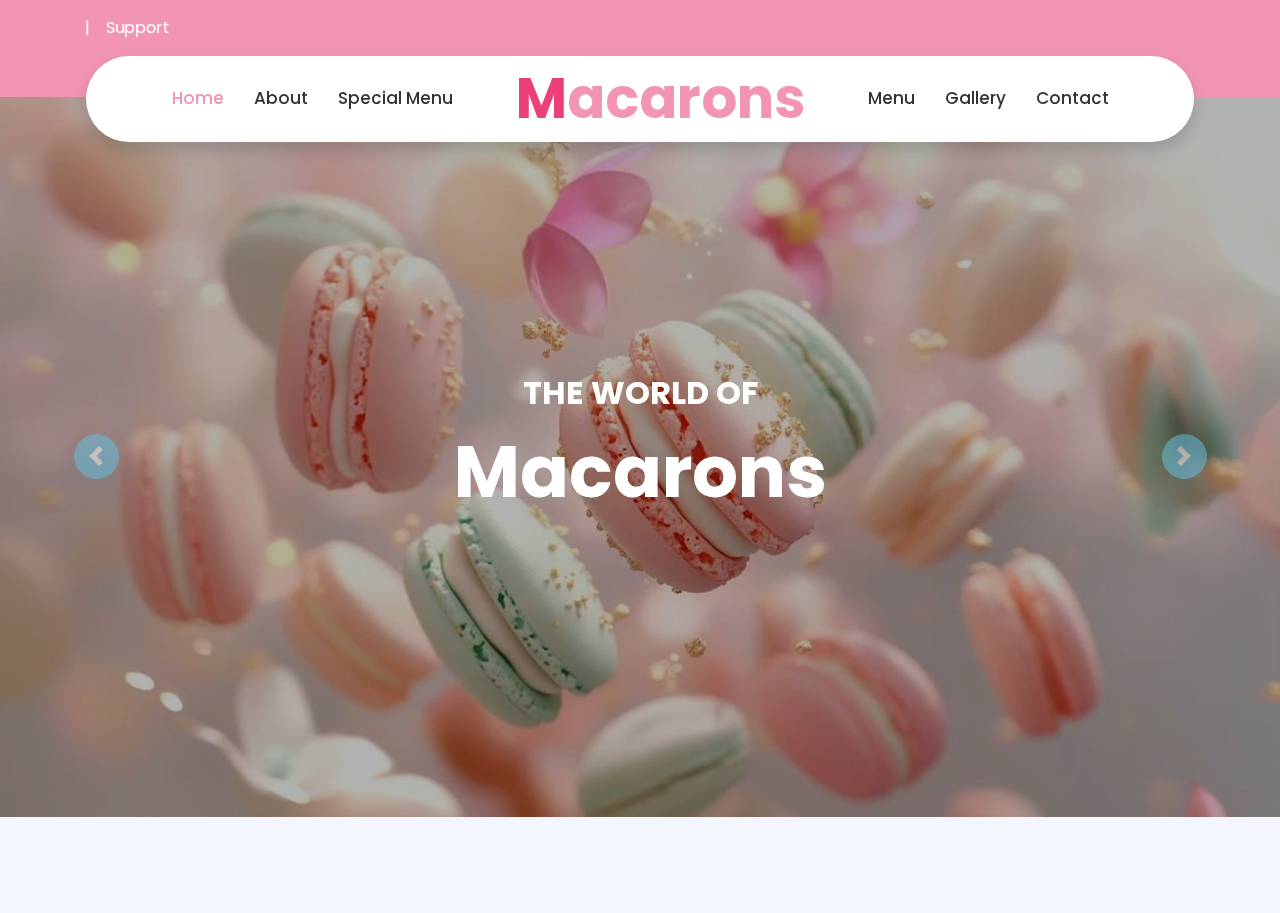
<file: index.html>
<!DOCTYPE html>
<html lang="en">

<head>
    <meta charset="utf-8">
    <title>Macarons Lovers</title>
    <meta content="width=device-width, initial-scale=1.0" name="viewport">
    <meta content="Free HTML Templates" name="keywords">
    <meta content="Free HTML Templates" name="description">

    <!-- Favicon -->
    <link href="img/favicon.ico" rel="icon">

    <!-- Google Web Fonts -->
    <link rel="preconnect" href="https://fonts.gstatic.com">
    <link href="https://fonts.googleapis.com/css2?family=Poppins:wght@400;500;600;700&display=swap" rel="stylesheet">

    <!-- Font Awesome -->
    <link href="https://cdnjs.cloudflare.com/ajax/libs/font-awesome/5.10.0/css/all.min.css" rel="stylesheet">

    <!-- Libraries Stylesheet -->
    <link href="lib/owlcarousel/assets/owl.carousel.min.css" rel="stylesheet">
    <link href="lib/lightbox/css/lightbox.min.css" rel="stylesheet">

    <!-- Customized Bootstrap Stylesheet -->
    <link href="css/style.css" rel="stylesheet">
</head>

<body>
    <!-- Topbar Start -->
    <div class="container-fluid bg-primary py-3 d-none d-md-block">
        <div class="container">
            <div class="row">
                <div class="col-md-6 text-center text-lg-left mb-2 mb-lg-0">
                    <div class="d-inline-flex align-items-center">
                        <span class="text-white">|</span>
                        <a class="text-white pl-3" href="Support.html">Support</a>
                    </div>
                </div>
            </div>
        </div>
    </div>
    <!-- Topbar End -->


    <!-- Navbar Start -->
    <div class="container-fluid position-relative nav-bar p-0">
        <div class="container-lg position-relative p-0 px-lg-3" style="z-index: 9;">
            <nav class="navbar navbar-expand-lg bg-white navbar-light shadow p-lg-0">
                <a href="index.html" class="navbar-brand d-block d-lg-none">
                    <h1 class="m-0 display-4 text-primary"><span class="text-secondary">M</span>acarons</h1>
                </a>
                <button type="button" class="navbar-toggler" data-toggle="collapse" data-target="#navbarCollapse">
                    <span class="navbar-toggler-icon"></span>
                </button>
                <div class="collapse navbar-collapse justify-content-between" id="navbarCollapse">
                    <div class="navbar-nav ml-auto py-0">
                    <!-- ซ้าย -->     <a href="index.html" class="nav-item nav-link active">Home</a>
                    <!-- ซ้าย -->    <a href="about.html" class="nav-item nav-link">About</a>
                    <!-- ซ้าย -->   <a href="product.html" class="nav-item nav-link">Special Menu</a>
                    </div>
                    <a href="index.html" class="navbar-brand mx-5 d-none d-lg-block">
                    <!-- แก้หัวข้อ -->  <h1 class="m-0 display-4 text-primary"><span class="text-secondary">M</span>acarons</h1> 
                    </a>
                    <div class="navbar-nav mr-auto py-0">
                    <!-- ขวา -->   <a href="service.html" class="nav-item nav-link">Menu</a>
                    <!-- ขวา -->  <a href="gallery.html" class="nav-item nav-link">Gallery</a>
                    <!-- ขวา -->   <a href="contact.html" class="nav-item nav-link">Contact</a>
                    </div>
                </div>
            </nav>
        </div>
    </div>
    <!-- Navbar End -->


    <!-- Carousel Start -->
    <div class="container-fluid p-0 mb-5 pb-5">
        <div id="header-carousel" class="carousel slide" data-ride="carousel">
            <div class="carousel-inner">
                <div class="carousel-item active">
                    <img class="w-100" src="img/carousel-1.jpg" alt="Image">
                    <div class="carousel-caption d-flex flex-column align-items-center justify-content-center">
                        <div class="p-3" style="max-width: 900px;">
                            <h2 class="text-white text-uppercase mb-md-3">The world of</h2>
                            <h2 class="display-3 text-white mb-md-4">Macarons</h2>
                        
                        </div>
                    </div>
                </div>
                <div class="carousel-item">
                    <img class="w-100" src="img/carousel-2.jpg" alt="Image">
                    <div class="carousel-caption d-flex flex-column align-items-center justify-content-center">
                        <div class="p-3" style="max-width: 900px;">
                            <h2 class="text-white text-uppercase mb-md-3">The world of</h2>
                            <h2 class="display-3 text-white mb-md-4">Macarons</h2>
                        </div>
                    </div>
                </div>
            </div>
            <a class="carousel-control-prev" href="#header-carousel" data-slide="prev">
                <div class="btn btn-secondary px-0" style="width: 45px; height: 45px;">
                    <span class="carousel-control-prev-icon mb-n1"></span>
                </div>
            </a>
            <a class="carousel-control-next" href="#header-carousel" data-slide="next">
                <div class="btn btn-secondary px-0" style="width: 45px; height: 45px;">
                    <span class="carousel-control-next-icon mb-n1"></span>
                </div>
            </a>
        </div>
    </div>
    <!-- Carousel End -->


    

    <!-- Back to Top -->
    <a href="#" class="btn btn-secondary px-2 back-to-top"><i class="fa fa-angle-double-up"></i></a>


    <!-- JavaScript Libraries -->
    <script src="https://code.jquery.com/jquery-3.4.1.min.js"></script>
    <script src="https://stackpath.bootstrapcdn.com/bootstrap/4.4.1/js/bootstrap.bundle.min.js"></script>
    <script src="lib/easing/easing.min.js"></script>
    <script src="lib/waypoints/waypoints.min.js"></script>
    <script src="lib/owlcarousel/owl.carousel.min.js"></script>
    <script src="lib/isotope/isotope.pkgd.min.js"></script>
    <script src="lib/lightbox/js/lightbox.min.js"></script>

    <!-- Contact Javascript File -->
    <script src="mail/jqBootstrapValidation.min.js"></script>
    <script src="mail/contact.js"></script>

    <!-- Template Javascript -->
    <script src="js/main.js"></script>
</body>

</html>
</file>
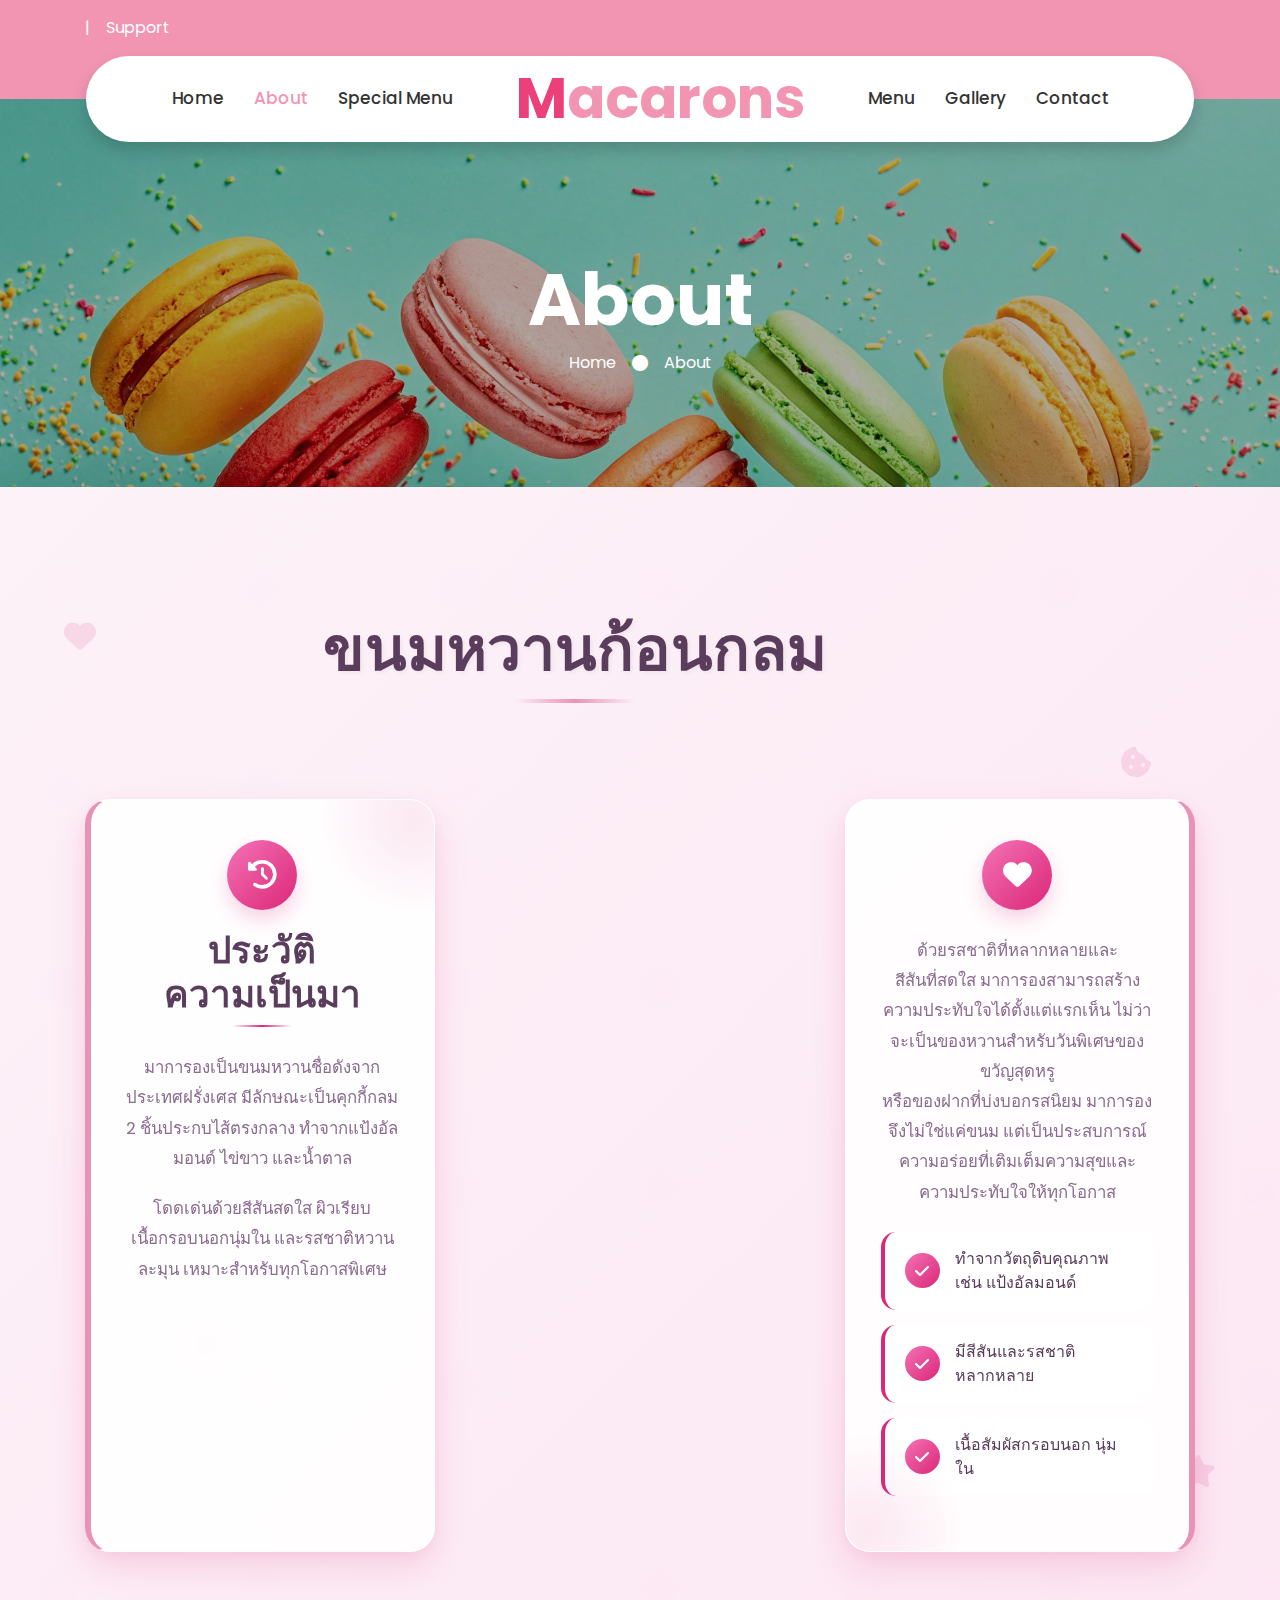
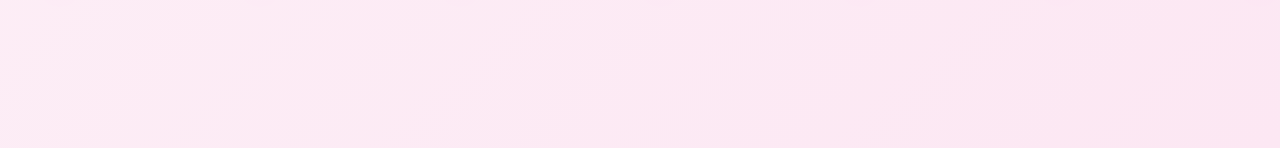
<file: about.html>
<!DOCTYPE html>
<html lang="en">

<head>
    <meta charset="utf-8">
    <title>Macarons Lovers</title>
    <meta content="width=device-width, initial-scale=1.0" name="viewport">
    <meta content="Free HTML Templates" name="keywords">
    <meta content="Free HTML Templates" name="description">

    <link href="img/favicon.ico" rel="icon">

    <link rel="preconnect" href="https://fonts.gstatic.com">
    <link href="https://fonts.googleapis.com/css2?family=Poppins:wght@400;500;600;700&display=swap" rel="stylesheet">

    <link href="https://cdnjs.cloudflare.com/ajax/libs/font-awesome/5.10.0/css/all.min.css" rel="stylesheet">

    <link href="lib/owlcarousel/assets/owl.carousel.min.css" rel="stylesheet">
    <link href="lib/lightbox/css/lightbox.min.css" rel="stylesheet">

    <link href="css/style.css" rel="stylesheet">
</head>

<body>
    <div class="container-fluid bg-primary py-3 d-none d-md-block">
        <div class="container">
            <div class="row">
                <div class="col-md-6 text-center text-lg-left mb-2 mb-lg-0">
                    <div class="d-inline-flex align-items-center">
                        <span class="text-white">|</span>
                        <a class="text-white pl-3" href="Support.html">Support</a>
                    </div>
                </div>
            </div>
        </div>
    </div>
    <div class="container-fluid position-relative nav-bar p-0">
        <div class="container-lg position-relative p-0 px-lg-3" style="z-index: 9;">
            <nav class="navbar navbar-expand-lg bg-white navbar-light shadow p-lg-0">
                <a href="index.html" class="navbar-brand d-block d-lg-none">
                    <h1 class="m-0 display-4 text-primary"><span class="text-secondary">M</span>acarons</h1>
                </a>
                <button type="button" class="navbar-toggler" data-toggle="collapse" data-target="#navbarCollapse">
                    <span class="navbar-toggler-icon"></span>
                </button>
                <div class="collapse navbar-collapse justify-content-between" id="navbarCollapse">
                    <div class="navbar-nav ml-auto py-0">
                        <a href="index.html" class="nav-item nav-link">Home</a>
                        <a href="about.html" class="nav-item nav-link active">About</a>
                        <a href="product.html" class="nav-item nav-link">Special Menu</a>
                    </div>
                    <a href="index.html" class="navbar-brand mx-5 d-none d-lg-block">
                        <h1 class="m-0 display-4 text-primary"><span class="text-secondary">M</span>acarons</h1>
                    </a>
                    <div class="navbar-nav mr-auto py-0">
                        <a href="service.html" class="nav-item nav-link">Menu</a>
                        <a href="gallery.html" class="nav-item nav-link">Gallery</a>
                        <a href="contact.html" class="nav-item nav-link">Contact</a>
                    </div>
                </div>
            </nav>
        </div>
    </div>
    <div class="jumbotron jumbotron-fluid page-header" style="margin-bottom: 0;">
        <div class="container text-center py-5">
            <h1 class="text-white display-3 mt-lg-5">About</h1>
            <div class="d-inline-flex align-items-center text-white">
                <p class="m-0"><a class="text-white" href="">Home</a></p>
                <i class="fa fa-circle px-3"></i>
                <p class="m-0">About</p>
            </div>
        </div>
    </div>
    <div class="container-fluid about-section-wrapper">
    <div class="floating-elements">
        <div class="floating-element"><i class="fas fa-heart"></i></div>
        <div class="floating-element"><i class="fas fa-cookie-bite"></i></div>
        <div class="floating-element"><i class="fas fa-palette"></i></div>
        <div class="floating-element"><i class="fas fa-star"></i></div>
        <div class="floating-element"><i class="fas fa-gem"></i></div>
    </div>
    
    <div class="container py-5">
        <div class="row justify-content-center">
            <div class="col-lg-7">
                <h1 class="title-main text-center mb-5">ขนมหวานก้อนกลม</h1>
            </div>
        </div>
        <div class="row align-items-stretch">
            <div class="col-lg-4 py-5">
                <div class="pink-card pink-card-left">
                    <div class="card-icon">
                        <i class="fas fa-history"></i>
                    </div>
                    <h4 class="card-subtitle">ประวัติ<br>ความเป็นมา</h4>
                    <div class="card-content">
                        <p class="card-text">มาการองเป็นขนมหวานชื่อดังจากประเทศฝรั่งเศส มีลักษณะเป็นคุกกี้กลม 2 ชิ้นประกบไส้ตรงกลาง ทำจากแป้งอัลมอนด์ ไข่ขาว และน้ำตาล</p>
                        <p class="card-text">โดดเด่นด้วยสีสันสดใส ผิวเรียบ <br>เนื้อกรอบนอกนุ่มใน และรสชาติหวานละมุน เหมาะสำหรับทุกโอกาสพิเศษ</p>
                    </div>
                    <div class="card-decoration"></div>
                </div>
            </div>
            
            <div class="col-lg-4 d-flex justify-content-center align-items-center" style="min-height: 450px;">
                <div class="pink-image-frame">
                    <div class="image-container">
                        <img src="img/about.jpg" alt="French Macarons">
                        <div class="image-overlay"></div>
                    </div>
                    <div class="circle-decoration circle-1"></div>
                    <div class="circle-decoration circle-2"></div>
                    <div class="circle-decoration circle-3"></div>
                </div>
            </div>
            
            <div class="col-lg-4 py-5">
                <div class="pink-card pink-card-right">
                    <div class="card-icon">
                        <i class="fas fa-heart"></i>
                    </div>
                    
                    <div class="card-content">
                        <p class="card-text">ด้วยรสชาติที่หลากหลายและ<br>สีสันที่สดใส มาการองสามารถสร้างความประทับใจได้ตั้งแต่แรกเห็น ไม่ว่าจะเป็นของหวานสำหรับวันพิเศษของขวัญสุดหรู <br>หรือของฝากที่บ่งบอกรสนิยม มาการองจึงไม่ใช่แค่ขนม แต่เป็นประสบการณ์ความอร่อยที่เติมเต็มความสุขและ<br>ความประทับใจให้ทุกโอกาส</p>
                    </div>
                    
                    <div class="feature-list">
                        <div class="feature-item">
                            <div class="feature-icon">
                                <i class="fas fa-check"></i>
                            </div>
                            <div class="feature-text">ทำจากวัตถุดิบคุณภาพ เช่น แป้งอัลมอนด์</div>
                        </div>
                        <div class="feature-item">
                            <div class="feature-icon">
                                <i class="fas fa-check"></i>
                            </div>
                            <div class="feature-text">มีสีสันและรสชาติ<br>หลากหลาย</div>
                        </div>
                        <div class="feature-item">
                            <div class="feature-icon">
                                <i class="fas fa-check"></i>
                            </div>
                            <div class="feature-text">เนื้อสัมผัสกรอบนอก นุ่มใน</div>
                        </div>
                    </div>
                    
                    <div class="card-decoration"></div>
                </div>
            </div>
        </div>
    </div>
</div>

<style>
    :root {
        --pink-lightest: #FFF9FB;
        --pink-lighter: #FFEEF2;
        --pink-light: #FFE4EB;
        --pink-medium: #F8C8DC;
        --pink-dark: #F4B6C7;
        --pink-darker: #E893B5;
        --text-dark: #5A3D5C;
        --text-medium: #8B6B8F;
        --text-light: #B098B3;
    }
    
    /* พื้นหลังแบบ Pinterest Section */
    .about-section-wrapper {
        /* แก้ไข: ปรับ padding-top เล็กน้อยเพื่อให้สมดุลหลังจากเอา margin ออก */
        padding: 80px 0 100px 0;
        background: linear-gradient(135deg, #fdf2f8 0%, #fce7f3 100%);
        position: relative;
        overflow: hidden;
        min-height: 100vh;
        display: flex;
        align-items: center;
    }
    
    .about-section-wrapper::before {
        content: '';
        position: absolute;
        top: 0;
        left: 0;
        width: 100%;
        height: 100%;
        background-image: url('data:image/svg+xml;utf8,<svg xmlns="http://www.w3.org/2000/svg" width="100" height="100" viewBox="0 0 100 100"><path fill="%23f8b4d9" opacity="0.1" d="M20,50 C20,50 20,60 30,60 C40,60 40,50 40,50 C40,50 40,40 30,40 C20,40 20,50 20,50 Z"/></svg>');
        background-size: 200px;
        opacity: 0.1;
        z-index: 0;
    }
    
    /* เอฟเฟกต์ภาพลอยเหมือน Pinterest */
    .floating-elements {
        position: absolute;
        width: 100%;
        height: 100%;
        top: 0;
        left: 0;
        pointer-events: none;
        z-index: 0;
    }
    
    .floating-element {
        position: absolute;
        font-size: 2rem;
        color: rgba(219, 39, 119, 0.15);
        animation: float 6s ease-in-out infinite;
    }
    
    .floating-element:nth-child(1) { top: 10%; left: 5%; animation-delay: 0s; }
    .floating-element:nth-child(2) { top: 20%; right: 10%; animation-delay: 1s; }
    .floating-element:nth-child(3) { bottom: 30%; left: 15%; animation-delay: 2s; }
    .floating-element:nth-child(4) { bottom: 20%; right: 5%; animation-delay: 3s; }
    .floating-element:nth-child(5) { top: 40%; right: 20%; animation-delay: 4s; }
    
    @keyframes float {
        0%, 100% { transform: translateY(0) rotate(0deg); }
        50% { transform: translateY(-20px) rotate(10deg); }
    }
    
    /* หัวข้อหลัก */
    .title-main {
        font-family: 'Dancing Script', cursive;
        font-size: 3.8rem;
        font-weight: 700;
        color: var(--text-dark);
        position: relative;
        display: inline-block;
        padding-bottom: 15px;
        position: relative;
        z-index: 2;
        text-shadow: 2px 2px 4px rgba(0,0,0,0.05);
    }
    
    .title-main::after {
        content: '';
        position: absolute;
        bottom: 0;
        left: 50%;
        transform: translateX(-50%);
        width: 120px;
        height: 4px;
        background: linear-gradient(to right, transparent, var(--pink-darker), transparent);
        border-radius: 2px;
    }
    
    /* การ์ดข้อความ */
    .pink-card {
        background: rgba(255, 255, 255, 0.9);
        border-radius: 25px;
        padding: 40px 35px;
        height: 100%;
        box-shadow: 
            0 15px 35px rgba(219, 39, 119, 0.15),
            0 5px 15px rgba(219, 39, 119, 0.05);
        position: relative;
        overflow: hidden;
        transition: all 0.5s cubic-bezier(0.175, 0.885, 0.32, 1.275);
        border: 1px solid rgba(255, 255, 255, 0.9);
        backdrop-filter: blur(10px);
        z-index: 2;
    }
    
    .pink-card:hover {
        transform: translateY(-12px);
        box-shadow: 
            0 25px 50px rgba(219, 39, 119, 0.25),
            0 10px 25px rgba(219, 39, 119, 0.08);
    }
    
    .pink-card-left {
        border-left: 6px solid var(--pink-darker);
    }
    
    .pink-card-right {
        border-right: 6px solid var(--pink-darker);
    }
    
    /* ไอคอนการ์ด */
    .card-icon {
        width: 70px;
        height: 70px;
        background: linear-gradient(135deg, #f472b6, #db2777);
        border-radius: 50%;
        display: flex;
        align-items: center;
        justify-content: center;
        margin: 0 auto 25px;
        box-shadow: 0 10px 20px rgba(219, 39, 119, 0.2);
        color: white;
        font-size: 1.8rem;
        position: relative;
        z-index: 2;
    }
    
    .card-subtitle {
        font-family: 'Dancing Script', cursive;
        font-size: 2.3rem;
        font-weight: 600;
        color: var(--text-dark);
        text-align: center;
        margin-bottom: 25px;
        position: relative;
        padding-bottom: 10px;
    }
    
    .card-subtitle::after {
        content: '';
        position: absolute;
        bottom: 0;
        left: 50%;
        transform: translateX(-50%);
        width: 60px;
        height: 2px;
        background: linear-gradient(to right, transparent, #db2777, transparent);
    }
    
    .card-content {
        margin-bottom: 25px;
    }
    
    .card-text {
        font-size: 1.05rem;
        line-height: 1.8;
        color: var(--text-medium);
        margin-bottom: 20px;
        text-align: center;
    }
    
    /* รายการคุณสมบัติ */
    .feature-list {
        margin-top: 25px;
    }
    
    .feature-item {
        display: flex;
        align-items: center;
        padding: 15px 20px;
        margin-bottom: 15px;
        background: rgba(255, 255, 255, 0.7);
        border-radius: 15px;
        border-left: 4px solid #db2777;
        transition: all 0.3s ease;
    }
    
    .feature-item:hover {
        background: rgba(255, 255, 255, 0.9);
        transform: translateX(8px);
        box-shadow: 0 5px 15px rgba(219, 39, 119, 0.1);
    }
    
    .feature-icon {
        width: 35px;
        height: 35px;
        background: linear-gradient(135deg, #f472b6, #db2777);
        border-radius: 50%;
        display: flex;
        align-items: center;
        justify-content: center;
        margin-right: 15px;
        color: white;
        flex-shrink: 0;
    }
    
    .feature-text {
        color: var(--text-dark);
        font-weight: 500;
        flex-grow: 1;
    }
    
    /* การตกแต่งการ์ด */
    .card-decoration {
        position: absolute;
        width: 200px;
        height: 200px;
        border-radius: 50%;
        background: radial-gradient(circle, rgba(219, 39, 119, 0.1) 0%, rgba(219, 39, 119, 0) 70%);
        z-index: 1;
    }
    
    .pink-card-left .card-decoration {
        top: -80px;
        right: -80px;
    }
    
    .pink-card-right .card-decoration {
        bottom: -80px;
        left: -80px;
    }
    
    /* กรอบรูปภาพ */
    .pink-image-frame {
        width: 420px;
        height: 420px;
        border-radius: 50%;
        position: relative;
        z-index: 2;
    }
    
    .image-container {
        width: 100%;
        height: 100%;
        border-radius: 50%;
        overflow: hidden;
        position: relative;
        box-shadow: 
            0 20px 40px rgba(219, 39, 119, 0.25),
            0 0 0 15px white,
            0 0 0 20px rgba(248, 200, 220, 0.8);
    }
    
    .image-container img {
        width: 100%;
        height: 100%;
        object-fit: cover;
        transition: transform 1s ease;
    }
    
    .pink-image-frame:hover .image-container img {
        transform: scale(1.08);
    }
    
    .image-overlay {
        position: absolute;
        top: 0;
        left: 0;
        width: 100%;
        height: 100%;
        background: linear-gradient(45deg, rgba(219, 39, 119, 0.1), rgba(244, 182, 199, 0.05));
        border-radius: 50%;
    }
    
    /* วงกลมตกแต่ง */
    .circle-decoration {
        position: absolute;
        border-radius: 50%;
        z-index: 1;
        animation: float 3s ease-in-out infinite alternate;
    }
    
    .circle-1 {
        width: 100px;
        height: 100px;
        background: radial-gradient(circle, rgba(219, 39, 119, 0.15) 0%, rgba(255, 255, 255, 0) 70%);
        top: -30px;
        left: -30px;
        animation-delay: 0s;
    }
    
    .circle-2 {
        width: 150px;
        height: 150px;
        background: radial-gradient(circle, rgba(219, 39, 119, 0.1) 0%, rgba(255, 255, 255, 0) 70%);
        bottom: -50px;
        right: -50px;
        animation-delay: 0.5s;
    }
    
    .circle-3 {
        width: 80px;
        height: 80px;
        background: radial-gradient(circle, rgba(219, 39, 119, 0.1) 0%, rgba(255, 255, 255, 0) 70%);
        top: 50%;
        left: -40px;
        animation-delay: 1s;
    }
    
    /* แอนิเมชัน */
    @keyframes float {
        0% {
            transform: translateY(0) rotate(0deg);
        }
        100% {
            transform: translateY(-20px) rotate(5deg);
        }
    }
    
    /* Responsive */
    @media (max-width: 1200px) {
        .pink-image-frame {
            width: 360px;
            height: 360px;
        }
    }
    
    @media (max-width: 992px) {
        .title-main {
            font-size: 3.2rem;
        }
        
        .pink-image-frame {
            width: 320px;
            height: 320px;
            margin: 40px 0;
        }
        
        .pink-card-left,
        .pink-card-right {
            border-left: 4px solid #db2777;
            border-right: 4px solid #db2777;
            border-top: none;
            border-bottom: none;
            margin-bottom: 30px;
        }
        
        .circle-decoration {
            display: none;
        }
    }
    
    @media (max-width: 768px) {
        .about-section-wrapper {
            padding: 60px 0;
        }
        
        .floating-element {
            display: none;
        }
    }
    
    @media (max-width: 576px) {
        .title-main {
            font-size: 2.8rem;
        }
        
        .card-subtitle {
            font-size: 2rem;
        }
        
        .pink-image-frame {
            width: 280px;
            height: 280px;
        }
        
        .pink-card {
            padding: 30px 25px;
        }
        
        .card-icon {
            width: 60px;
            height: 60px;
            font-size: 1.5rem;
        }
        
        .feature-item {
            padding: 12px 15px;
        }
    }
</style>

<link rel="stylesheet" href="https://cdnjs.cloudflare.com/ajax/libs/font-awesome/6.4.0/css/all.min.css">
<link href="https://fonts.googleapis.com/css2?family=Dancing+Script:wght@400;500;600;700&family=Poppins:wght@300;400;500;600&display=swap" rel="stylesheet">

<script>
    // เพิ่มแอนิเมชันเมื่อเลื่อนมาถึงส่วนนี้
    document.addEventListener('DOMContentLoaded', function() {
        const cards = document.querySelectorAll('.pink-card');
        
        const observer = new IntersectionObserver((entries) => {
            entries.forEach(entry => {
                if (entry.isIntersecting) {
                    entry.target.style.opacity = '1';
                    entry.target.style.transform = 'translateY(0)';
                }
            });
        }, { threshold: 0.1 });
        
        cards.forEach(card => {
            card.style.opacity = '0';
            card.style.transform = 'translateY(30px)';
            card.style.transition = 'opacity 0.8s ease, transform 0.8s ease';
            observer.observe(card);
        });
        
        // เพิ่มแอนิเมชันให้รูปภาพ
        const imageFrame = document.querySelector('.pink-image-frame');
        if (imageFrame) {
            imageFrame.style.opacity = '0';
            imageFrame.style.transform = 'scale(0.9)';
            imageFrame.style.transition = 'opacity 1s ease, transform 1s ease';
            
            const imageObserver = new IntersectionObserver((entries) => {
                entries.forEach(entry => {
                    if (entry.isIntersecting) {
                        entry.target.style.opacity = '1';
                        entry.target.style.transform = 'scale(1)';
                    }
                });
            }, { threshold: 0.1 });
            
            imageObserver.observe(imageFrame);
        }
    });
</script>
    <a href="#" class="btn btn-secondary px-2 back-to-top"><i class="fa fa-angle-double-up"></i></a>


    <script src="https://code.jquery.com/jquery-3.4.1.min.js"></script>
    <script src="https://stackpath.bootstrapcdn.com/bootstrap/4.4.1/js/bootstrap.bundle.min.js"></script>
    <script src="lib/easing/easing.min.js"></script>
    <script src="lib/waypoints/waypoints.min.js"></script>
    <script src="lib/owlcarousel/owl.carousel.min.js"></script>
    <script src="lib/isotope/isotope.pkgd.min.js"></script>
    <script src="lib/lightbox/js/lightbox.min.js"></script>

    <script src="mail/jqBootstrapValidation.min.js"></script>
    <script src="mail/contact.js"></script>

    <script src="js/main.js"></script>
</body>

</html>
</file>
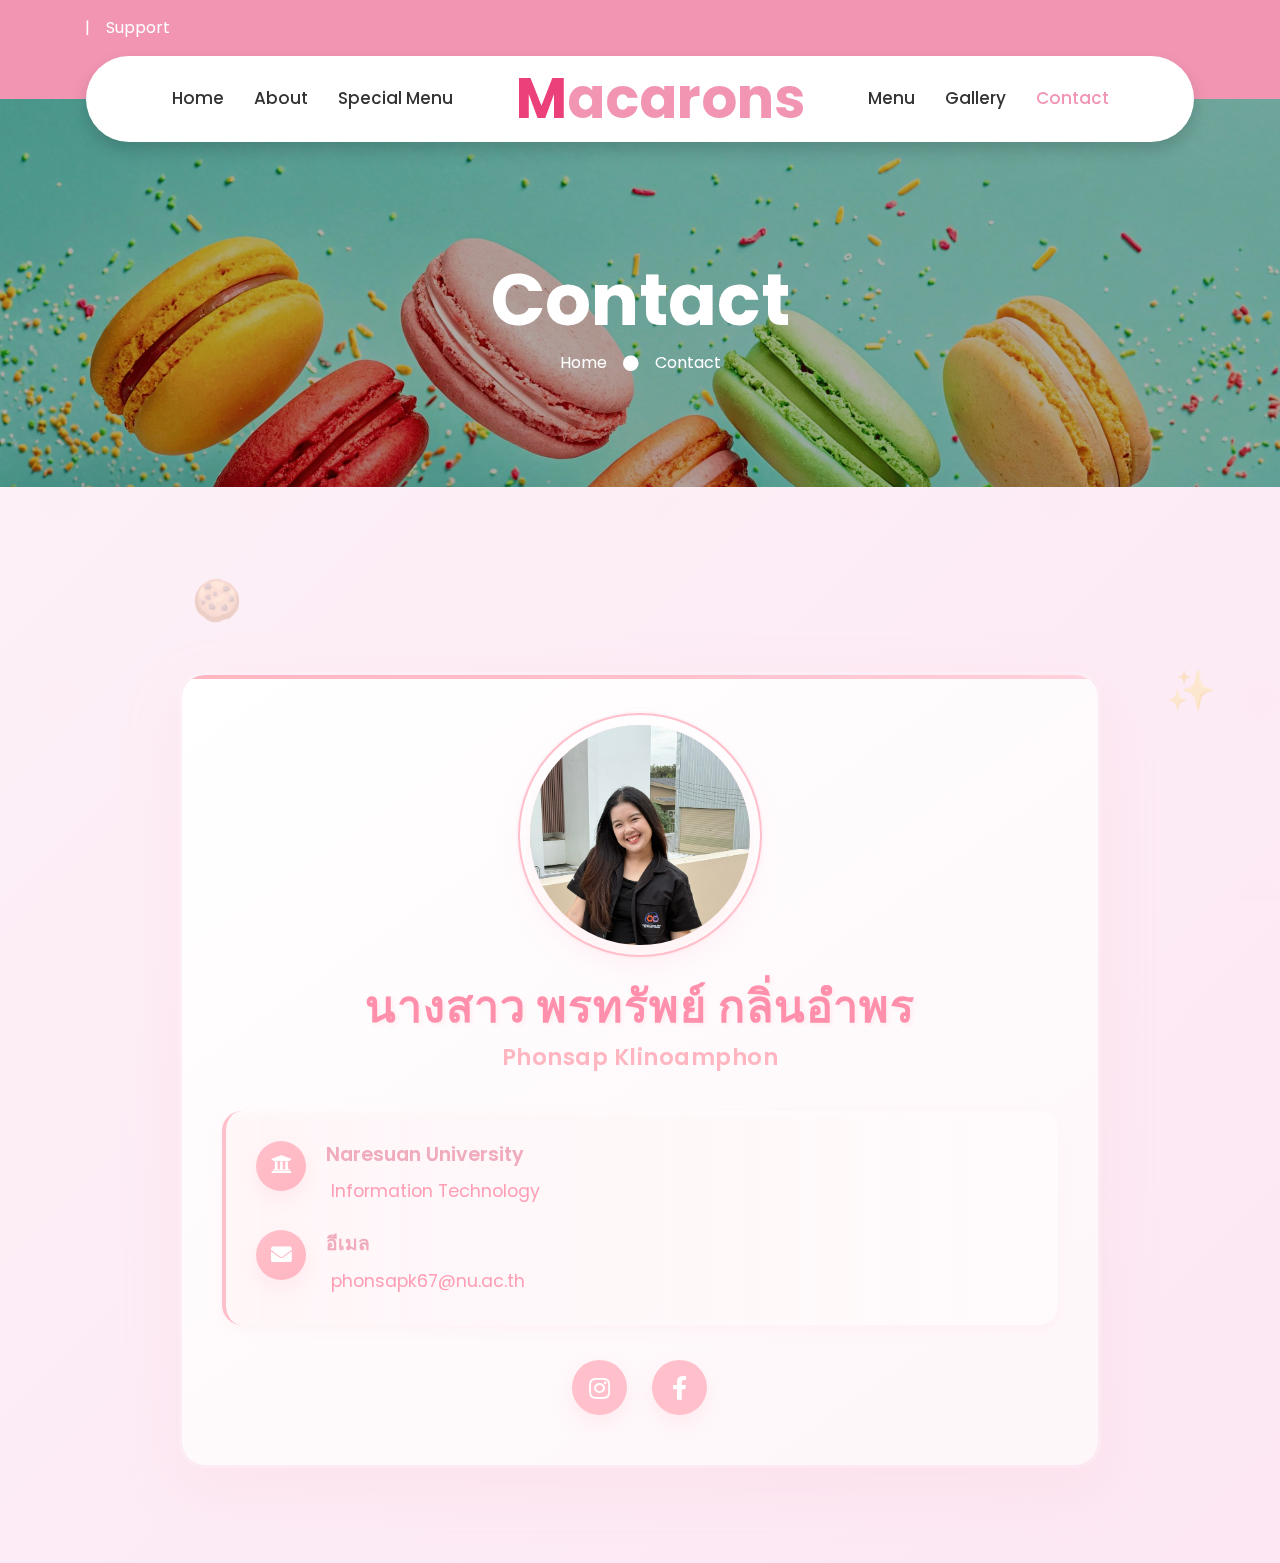
<file: contact.html>
<!DOCTYPE html>
<html lang="en">

<head>
    <meta charset="utf-8">
    <title>Macarons Lovers</title>
    <meta content="width=device-width, initial-scale=1.0" name="viewport">
    <meta content="Free HTML Templates" name="keywords">
    <meta content="Free HTML Templates" name="description">

    <!-- Favicon -->
    <link href="img/favicon.ico" rel="icon">

    <!-- Google Web Fonts -->
    <link rel="preconnect" href="https://fonts.gstatic.com">
    <link href="https://fonts.googleapis.com/css2?family=Poppins:wght@400;500;600;700&display=swap" rel="stylesheet">

    <!-- Font Awesome -->
    <link href="https://cdnjs.cloudflare.com/ajax/libs/font-awesome/5.10.0/css/all.min.css" rel="stylesheet">

    <!-- Libraries Stylesheet -->
    <link href="lib/owlcarousel/assets/owl.carousel.min.css" rel="stylesheet">
    <link href="lib/lightbox/css/lightbox.min.css" rel="stylesheet">

    <!-- Customized Bootstrap Stylesheet -->
    <link href="css/style.css" rel="stylesheet">
    
    <style>
        /* เพิ่มเฉพาะพื้นหลัง */
        body {
            position: relative;
            min-height: 100vh;
            overflow-x: hidden;
            background: linear-gradient(135deg, #fdf2f8 0%, #fce7f3 100%);
        }
        
        body::before {
            content: '';
            position: fixed;
            top: 0;
            left: 0;
            width: 100%;
            height: 100%;
            z-index: -1;
            background-image: url('data:image/svg+xml;utf8,<svg xmlns="http://www.w3.org/2000/svg" width="100" height="100" viewBox="0 0 100 100"><path fill="%23f8b4d9" opacity="0.1" d="M20,50 C20,50 20,60 30,60 C40,60 40,50 40,50 C40,50 40,40 30,40 C20,40 20,50 20,50 Z"/></svg>');
            background-size: 200px;
            opacity: 0.1;
        }
        
        /* ไอคอนสีชมพูลอยได้ */
        .floating-icons {
            position: fixed;
            width: 100%;
            height: 100%;
            top: 0;
            left: 0;
            pointer-events: none;
            z-index: -1;
            overflow: hidden;
        }
        
        .floating-icon {
            position: absolute;
            color: rgba(255, 182, 193, 0.2);
            animation: float 6s ease-in-out infinite;
        }
        
        @keyframes float {
            0%, 100% { 
                transform: translateY(0) rotate(0deg); 
            }
            50% { 
                transform: translateY(-20px) rotate(10deg); 
            }
        }
        
        /* กรอบข้อความสุดตระการตา - ปรับสีชมพูมินิมอล */
        .stunning-card {
            background: linear-gradient(145deg, #ffffff, #fef6f9);
            border-radius: 25px;
            padding: 50px 40px;
            box-shadow: 
                0 20px 60px rgba(255, 182, 193, 0.15),
                inset 0 1px 0 rgba(255, 255, 255, 0.9),
                0 0 0 1px rgba(255, 255, 255, 0.3);
            position: relative;
            overflow: hidden;
            transition: all 0.5s cubic-bezier(0.175, 0.885, 0.32, 1.275);
            border: 2px solid transparent;
            background-clip: padding-box;
        }
        
        .stunning-card::before {
            content: '';
            position: absolute;
            top: -2px;
            left: -2px;
            right: -2px;
            bottom: -2px;
            background: linear-gradient(45deg, 
                #ffb6c1, #ffc0cb, #ffd1dc, #ffb6c1);
            border-radius: 27px;
            z-index: -1;
            opacity: 0.3;
            animation: gradientRotate 8s linear infinite;
            background-size: 400% 400%;
        }
        
        .stunning-card::after {
            content: '';
            position: absolute;
            top: 0;
            left: 0;
            width: 100%;
            height: 4px;
            background: linear-gradient(90deg, #ffb6c1, #ffc0cb, #ffd1dc);
            border-radius: 25px 25px 0 0;
        }
        
        @keyframes gradientRotate {
            0% {
                background-position: 0% 50%;
            }
            50% {
                background-position: 100% 50%;
            }
            100% {
                background-position: 0% 50%;
            }
        }
        
        .stunning-card:hover {
            transform: translateY(-8px) scale(1.01);
            box-shadow: 
                0 30px 80px rgba(255, 182, 193, 0.2),
                inset 0 1px 0 rgba(255, 255, 255, 0.95),
                0 0 0 1px rgba(255, 255, 255, 0.4);
        }
        
        /* ภาพโปรไฟล์สุดสวย - ปรับสีชมพูมินิมอล */
        .magic-image {
            position: relative;
            width: 220px;
            height: 220px;
            margin: 0 auto 35px;
            cursor: pointer;
            border-radius: 50%;
            overflow: hidden;
            box-shadow: 
                0 15px 35px rgba(255, 182, 193, 0.2),
                0 0 0 10px white,
                0 0 0 12px #ffc0cb,
                0 0 0 14px #fef6f9;
            transition: all 0.6s cubic-bezier(0.175, 0.885, 0.32, 1.275);
            transform-style: preserve-3d;
        }
        
        .magic-image:hover {
            transform: rotateY(10deg) scale(1.05);
            box-shadow: 
                0 20px 50px rgba(255, 182, 193, 0.25),
                0 0 0 10px white,
                0 0 0 12px #ffc0cb,
                0 0 0 14px #fef6f9,
                0 0 30px rgba(255, 182, 193, 0.3);
        }
        
        .magic-image img {
            width: 100%;
            height: 100%;
            object-fit: cover;
            transition: transform 0.8s ease;
        }
        
        .magic-image:hover img {
            transform: scale(1.1);
        }
        
        .image-glow {
            position: absolute;
            top: 0;
            left: 0;
            width: 100%;
            height: 100%;
            background: linear-gradient(45deg, 
                rgba(255, 182, 193, 0.4), 
                rgba(255, 192, 203, 0.2));
            border-radius: 50%;
            opacity: 0;
            transition: opacity 0.4s ease;
        }
        
        .magic-image:hover .image-glow {
            opacity: 1;
        }
        
        .click-hint {
            position: absolute;
            bottom: -25px;
            left: 0;
            right: 0;
            text-align: center;
            color: #e2acba;
            font-size: 14px;
            font-weight: 500;
            opacity: 0.8;
            animation: pulse 3s infinite;
        }
        
        @keyframes pulse {
            0%, 100% { opacity: 0.6; }
            50% { opacity: 1; }
        }
        
        /* ชื่อและข้อมูลส่วนตัว - ปรับสีชมพูมินิมอล */
        .name-glow {
            font-family: 'Poppins', sans-serif;
            font-size: 2.8rem;
            font-weight: 600;
            color: #ff8fab;
            margin-bottom: 10px;
            text-shadow: 2px 2px 4px rgba(255, 182, 193, 0.2);
            letter-spacing: 1px;
        }
        
        .name-english {
            font-size: 1.4rem;
            color: #ffb6c1;
            margin-bottom: 40px;
            font-weight: 500;
            letter-spacing: 0.5px;
        }
        
        /* ข้อมูลการศึกษา - ขึ้นบรรทัดใหม่ */
        .info-section-stunning {
            background: linear-gradient(to right, 
                rgba(255, 245, 247, 0.9), 
                rgba(255, 250, 251, 0.95));
            border-radius: 20px;
            padding: 30px;
            margin-bottom: 30px;
            border-left: 4px solid #ffc0cb;
            box-shadow: inset 0 2px 10px rgba(255, 255, 255, 0.5),
                        0 5px 15px rgba(255, 182, 193, 0.1);
            transition: all 0.4s ease;
        }
        
        .info-section-stunning:hover {
            transform: translateX(5px);
            box-shadow: inset 0 2px 10px rgba(255, 255, 255, 0.7),
                        0 8px 20px rgba(255, 182, 193, 0.15);
            border-left-color: #ff8fab;
        }
        
        .info-item-stunning {
            display: flex;
            align-items: flex-start;
            margin-bottom: 25px;
        }
        
        .info-item-stunning:last-child {
            margin-bottom: 0;
        }
        
        .info-icon-stunning {
            width: 50px;
            height: 50px;
            background: linear-gradient(135deg, #ffc0cb, #ffb6c1);
            border-radius: 50%;
            display: flex;
            align-items: center;
            justify-content: center;
            color: white;
            font-size: 1.3rem;
            margin-right: 20px;
            flex-shrink: 0;
            box-shadow: 0 8px 20px rgba(255, 182, 193, 0.2);
            transition: all 0.3s ease;
        }
        
        .info-item-stunning:hover .info-icon-stunning {
            transform: rotate(15deg) scale(1.1);
            box-shadow: 0 10px 25px rgba(255, 182, 193, 0.25);
        }
        
        .info-content-stunning {
            flex: 1;
        }
        
        .info-title {
            color: #f0abbc;
            font-weight: 600;
            font-size: 1.2rem;
            margin-bottom: 8px;
            display: block;
        }
        
        .info-detail {
            color: #ff9eb5;
            font-size: 1.1rem;
            line-height: 1.6;
            display: block;
            padding-left: 5px;
        }
        
        /* ไอคอนโซเชียลสุดพิเศษ - ปรับสีชมพูมินิมอล */
        .social-links-stunning {
            display: flex;
            justify-content: center;
            gap: 25px;
            margin-top: 35px;
        }
        
        .social-icon-stunning {
            width: 55px;
            height: 55px;
            border-radius: 50%;
            display: flex;
            align-items: center;
            justify-content: center;
            font-size: 1.5rem;
            text-decoration: none;
            position: relative;
            overflow: hidden;
            transition: all 0.4s cubic-bezier(0.175, 0.885, 0.32, 1.275);
            z-index: 1;
            background: #ffc0cb;
            box-shadow: 0 8px 20px rgba(255, 182, 193, 0.2);
        }
        
        .social-icon-stunning::before {
            content: '';
            position: absolute;
            top: 0;
            left: 0;
            width: 100%;
            height: 100%;
            background: linear-gradient(135deg, #ffb6c1, #ff8fab, #ffc0cb);
            border-radius: 50%;
            opacity: 0;
            transition: opacity 0.3s ease;
            z-index: -1;
        }
        
        .social-icon-stunning i {
            color: white;
            position: relative;
            z-index: 2;
            transition: transform 0.3s ease;
        }
        
        .social-icon-stunning:hover::before {
            opacity: 1;
        }
        
        .social-icon-stunning:hover {
            transform: translateY(-6px) scale(1.1);
            box-shadow: 0 15px 30px rgba(255, 182, 193, 0.25);
        }
        
        .social-icon-stunning:hover i {
            transform: rotate(360deg);
        }
        
        /* Modal สุดหรู - ปรับสีชมพูมินิมอล */
        .magic-modal {
            display: none;
            position: fixed;
            top: 0;
            left: 0;
            width: 100%;
            height: 100%;
            background: rgba(0, 0, 0, 0.95);
            z-index: 2000;
            align-items: center;
            justify-content: center;
            animation: fadeIn 0.4s ease;
        }
        
        .modal-content-magic {
            max-width: 85%;
            max-height: 85%;
            border-radius: 15px;
            box-shadow: 
                0 25px 100px rgba(255, 182, 193, 0.3),
                0 0 0 1px rgba(255, 255, 255, 0.1);
            animation: zoomIn 0.5s cubic-bezier(0.175, 0.885, 0.32, 1.275);
            border: 2px solid rgba(255, 255, 255, 0.1);
        }
        
        .close-modal-magic {
            position: absolute;
            top: 25px;
            right: 35px;
            color: #ffc0cb;
            font-size: 45px;
            cursor: pointer;
            transition: all 0.3s ease;
            z-index: 2001;
            text-shadow: 0 0 10px rgba(255, 182, 193, 0.5);
        }
        
        .close-modal-magic:hover {
            color: #ff8fab;
            transform: rotate(90deg) scale(1.1);
        }
        
        @keyframes fadeIn {
            from { opacity: 0; }
            to { opacity: 1; }
        }
        
        @keyframes zoomIn {
            from { transform: scale(0.7); opacity: 0; }
            to { transform: scale(1); opacity: 1; }
        }
        
        /* Responsive Design */
        @media (max-width: 768px) {
            .stunning-card {
                padding: 35px 25px;
                margin: 0 15px;
            }
            
            .name-glow {
                font-size: 2.2rem;
            }
            
            .magic-image {
                width: 180px;
                height: 180px;
            }
            
            .info-section-stunning {
                padding: 20px;
            }
            
            .social-icon-stunning {
                width: 50px;
                height: 50px;
                font-size: 1.3rem;
            }
        }
        
        @media (max-width: 576px) {
            .name-glow {
                font-size: 1.8rem;
            }
            
            .magic-image {
                width: 150px;
                height: 150px;
            }
            
            .info-item-stunning {
                flex-direction: column;
                align-items: flex-start;
            }
            
            .info-icon-stunning {
                margin-bottom: 15px;
            }
            
            .social-links-stunning {
                gap: 15px;
            }
        }
    </style>
</head>

<body>
    <!-- Topbar Start -->
    <div class="container-fluid bg-primary py-3 d-none d-md-block">
        <div class="container">
            <div class="row">
                <div class="col-md-6 text-center text-lg-left mb-2 mb-lg-0">
                    <div class="d-inline-flex align-items-center">
                        <span class="text-white">|</span>
                        <a class="text-white pl-3" href="Support.html">Support</a>
                    </div>
                </div>
            </div>
        </div>
    </div>
    <!-- Topbar End -->


    <!-- Navbar Start -->
    <div class="container-fluid position-relative nav-bar p-0">
        <div class="container-lg position-relative p-0 px-lg-3" style="z-index: 9;">
            <nav class="navbar navbar-expand-lg bg-white navbar-light shadow p-lg-0">
                <a href="index.html" class="navbar-brand d-block d-lg-none">
                    <h1 class="m-0 display-4 text-primary"><span class="text-secondary">M</span>acarons</h1>
                </a>
                <button type="button" class="navbar-toggler" data-toggle="collapse" data-target="#navbarCollapse">
                    <span class="navbar-toggler-icon"></span>
                </button>
                <div class="collapse navbar-collapse justify-content-between" id="navbarCollapse">
                    <div class="navbar-nav ml-auto py-0">
                        <a href="index.html" class="nav-item nav-link">Home</a>
                        <a href="about.html" class="nav-item nav-link">About</a>
                        <a href="product.html" class="nav-item nav-link">Special Menu</a>
                    </div>
                    <a href="index.html" class="navbar-brand mx-5 d-none d-lg-block">
                        <h1 class="m-0 display-4 text-primary"><span class="text-secondary">M</span>acarons</h1>
                    </a>
                    <div class="navbar-nav mr-auto py-0">
                        <a href="service.html" class="nav-item nav-link">Menu</a>
                        <a href="gallery.html" class="nav-item nav-link">Gallery</a>
                        <a href="contact.html" class="nav-item nav-link active">Contact</a>
                    </div>
                </div>
            </nav>
        </div>
    </div>
    <!-- Navbar End -->


   <!-- Header Start (Minimal Pink - Lighter) -->
<div class="jumbotron jumbotron-fluid page-header" style="margin-bottom: 90px;">
        <div class="container text-center py-5">
            <h1 class="text-white display-3 mt-lg-5">Contact</h1>
            <div class="d-inline-flex align-items-center text-white">
                <p class="m-0"><a class="text-white" href="">Home</a></p>
                <i class="fa fa-circle px-3"></i>
                <p class="m-0">Contact</p>
            </div>
        </div>
    </div>
<!-- Header End -->


    <!-- Contact Start -->
    <div class="container-fluid py-5">
        <div class="container py-5">
            <div class="row justify-content-center">
                <div class="col-lg-10 col-md-12">
                    <div class="stunning-card text-center">
                        <!-- ภาพโปรไฟล์สุดสวย -->
                        <div class="magic-image" onclick="openMagicModal()">
                            <img src="img/view.jpg" alt="พรทรัพย์ กลิ่นอำพร">
                            <div class="image-glow"></div>
                            <div class="click-hint">✨ คลิกเพื่อดูรูปเต็ม ✨</div>
                        </div>
                        
                        <h2 class="name-glow">นางสาว พรทรัพย์ กลิ่นอำพร</h2>
                        <h4 class="name-english">Phonsap Klinoamphon</h4>
                        
                        <!-- ข้อมูลการศึกษา - ขึ้นบรรทัดใหม่ -->
                        <div class="info-section-stunning text-left">
                            <div class="info-item-stunning">
                                <div class="info-icon-stunning">
                                    <i class="fas fa-university"></i>
                                </div>
                                <div class="info-content-stunning">
                                    <span class="info-title">Naresuan University</span>
                                    <span class="info-detail">Information Technology</span>
                                </div>
                            </div>
                            
                            <div class="info-item-stunning">
                                <div class="info-icon-stunning">
                                    <i class="fas fa-envelope"></i>
                                </div>
                                <div class="info-content-stunning">
                                    <span class="info-title">อีเมล</span>
                                    <span class="info-detail">phonsapk67@nu.ac.th</span>
                                </div>
                            </div>
                        </div>
                        
                        <!-- ไอคอนโซเชียลสุดพิเศษ -->
                        <div class="social-links-stunning">
                            <a href="https://www.instagram.com/_vvieww_?igsh=MTFhcHBqdHRiY2loMw==" 
                               class="social-icon-stunning" 
                               target="_blank"
                               title="Instagram">
                                <i class="fab fa-instagram"></i>
                            </a>
                            <a href="https://www.facebook.com/view.pornsub" 
                               class="social-icon-stunning" 
                               target="_blank"
                               title="Facebook">
                                <i class="fab fa-facebook-f"></i>
                            </a>
                        </div>
                    </div>
                </div>
            </div>
        </div>
    </div>

    <!-- Modal สำหรับแสดงรูปภาพ -->
    <div id="magicModal" class="magic-modal">
        <span class="close-modal-magic" onclick="closeMagicModal()">&times;</span>
        <img class="modal-content-magic" id="magicModalImage" src="img/view.jpg" alt="พรทรัพย์ กลิ่นอำพร">
    </div>

    <!-- Contact End -->


    <!-- Back to Top -->
    <a href="#" class="btn btn-secondary px-2 back-to-top"><i class="fa fa-angle-double-up"></i></a>


    <!-- JavaScript Libraries -->
    <script src="https://code.jquery.com/jquery-3.4.1.min.js"></script>
    <script src="https://stackpath.bootstrapcdn.com/bootstrap/4.4.1/js/bootstrap.bundle.min.js"></script>
    <script src="lib/easing/easing.min.js"></script>
    <script src="lib/waypoints/waypoints.min.js"></script>
    <script src="lib/owlcarousel/owl.carousel.min.js"></script>
    <script src="lib/isotope/isotope.pkgd.min.js"></script>
    <script src="lib/lightbox/js/lightbox.min.js"></script>

    <!-- Contact Javascript File -->
    <script src="mail/jqBootstrapValidation.min.js"></script>
    <script src="mail/contact.js"></script>

    <!-- Template Javascript -->
    <script src="js/main.js"></script>
    
    <script>
        // เพิ่มไอคอนสีชมพูลอยได้
        document.addEventListener('DOMContentLoaded', function() {
            // สร้าง container สำหรับไอคอน
            const iconContainer = document.createElement('div');
            iconContainer.className = 'floating-icons';
            document.body.appendChild(iconContainer);
            
            // ไอคอนสีชมพูมินิมอล
            const pinkIcons = [
                { symbol: '❤️', name: 'heart' },
                { symbol: '⭐', name: 'star' },
                { symbol: '🍪', name: 'cookie' },
                { symbol: '✨', name: 'sparkle' },
                { symbol: '🌸', name: 'flower' }
            ];
            
            // เพิ่มไอคอน 5 อัน
            pinkIcons.forEach((icon, index) => {
                const iconElement = document.createElement('div');
                iconElement.className = 'floating-icon';
                iconElement.textContent = icon.symbol;
                iconElement.style.fontSize = '2.5rem';
                iconElement.style.color = 'rgba(255, 182, 193, 0.2)';
                
                // ตำแหน่ง
                switch(index) {
                    case 0: // heart
                        iconElement.style.top = '10%';
                        iconElement.style.left = '5%';
                        iconElement.style.animationDelay = '0s';
                        break;
                    case 1: // star
                        iconElement.style.top = '20%';
                        iconElement.style.right = '10%';
                        iconElement.style.left = 'auto';
                        iconElement.style.animationDelay = '1s';
                        break;
                    case 2: // cookie
                        iconElement.style.bottom = '30%';
                        iconElement.style.left = '15%';
                        iconElement.style.top = 'auto';
                        iconElement.style.animationDelay = '2s';
                        break;
                    case 3: // sparkle
                        iconElement.style.bottom = '20%';
                        iconElement.style.right = '5%';
                        iconElement.style.left = 'auto';
                        iconElement.style.top = 'auto';
                        iconElement.style.animationDelay = '3s';
                        break;
                    case 4: // flower
                        iconElement.style.top = '40%';
                        iconElement.style.right = '20%';
                        iconElement.style.left = 'auto';
                        iconElement.style.animationDelay = '4s';
                        break;
                }
                
                iconContainer.appendChild(iconElement);
            });
        });
        
        // ฟังก์ชันสำหรับเปิด modal รูปภาพ
        function openMagicModal() {
            const modal = document.getElementById('magicModal');
            const modalImage = document.getElementById('magicModalImage');
            
            // โหลดรูปภาพต้นฉบับ
            const originalImage = new Image();
            originalImage.src = 'img/view.jpg';
            originalImage.onload = function() {
                modalImage.src = originalImage.src;
                modal.style.display = 'flex';
                document.body.style.overflow = 'hidden';
            };
        }
        
        // ฟังก์ชันสำหรับปิด modal รูปภาพ
        function closeMagicModal() {
            const modal = document.getElementById('magicModal');
            modal.style.display = 'none';
            document.body.style.overflow = 'auto';
        }
        
        // ปิด modal เมื่อคลิกที่พื้นหลัง
        document.getElementById('magicModal').addEventListener('click', function(e) {
            if (e.target === this) {
                closeMagicModal();
            }
        });
        
        // ปิด modal ด้วยปุ่ม ESC
        document.addEventListener('keydown', function(e) {
            if (e.key === 'Escape') {
                closeMagicModal();
            }
        });
    </script>
    
</body>

</html>
</file>
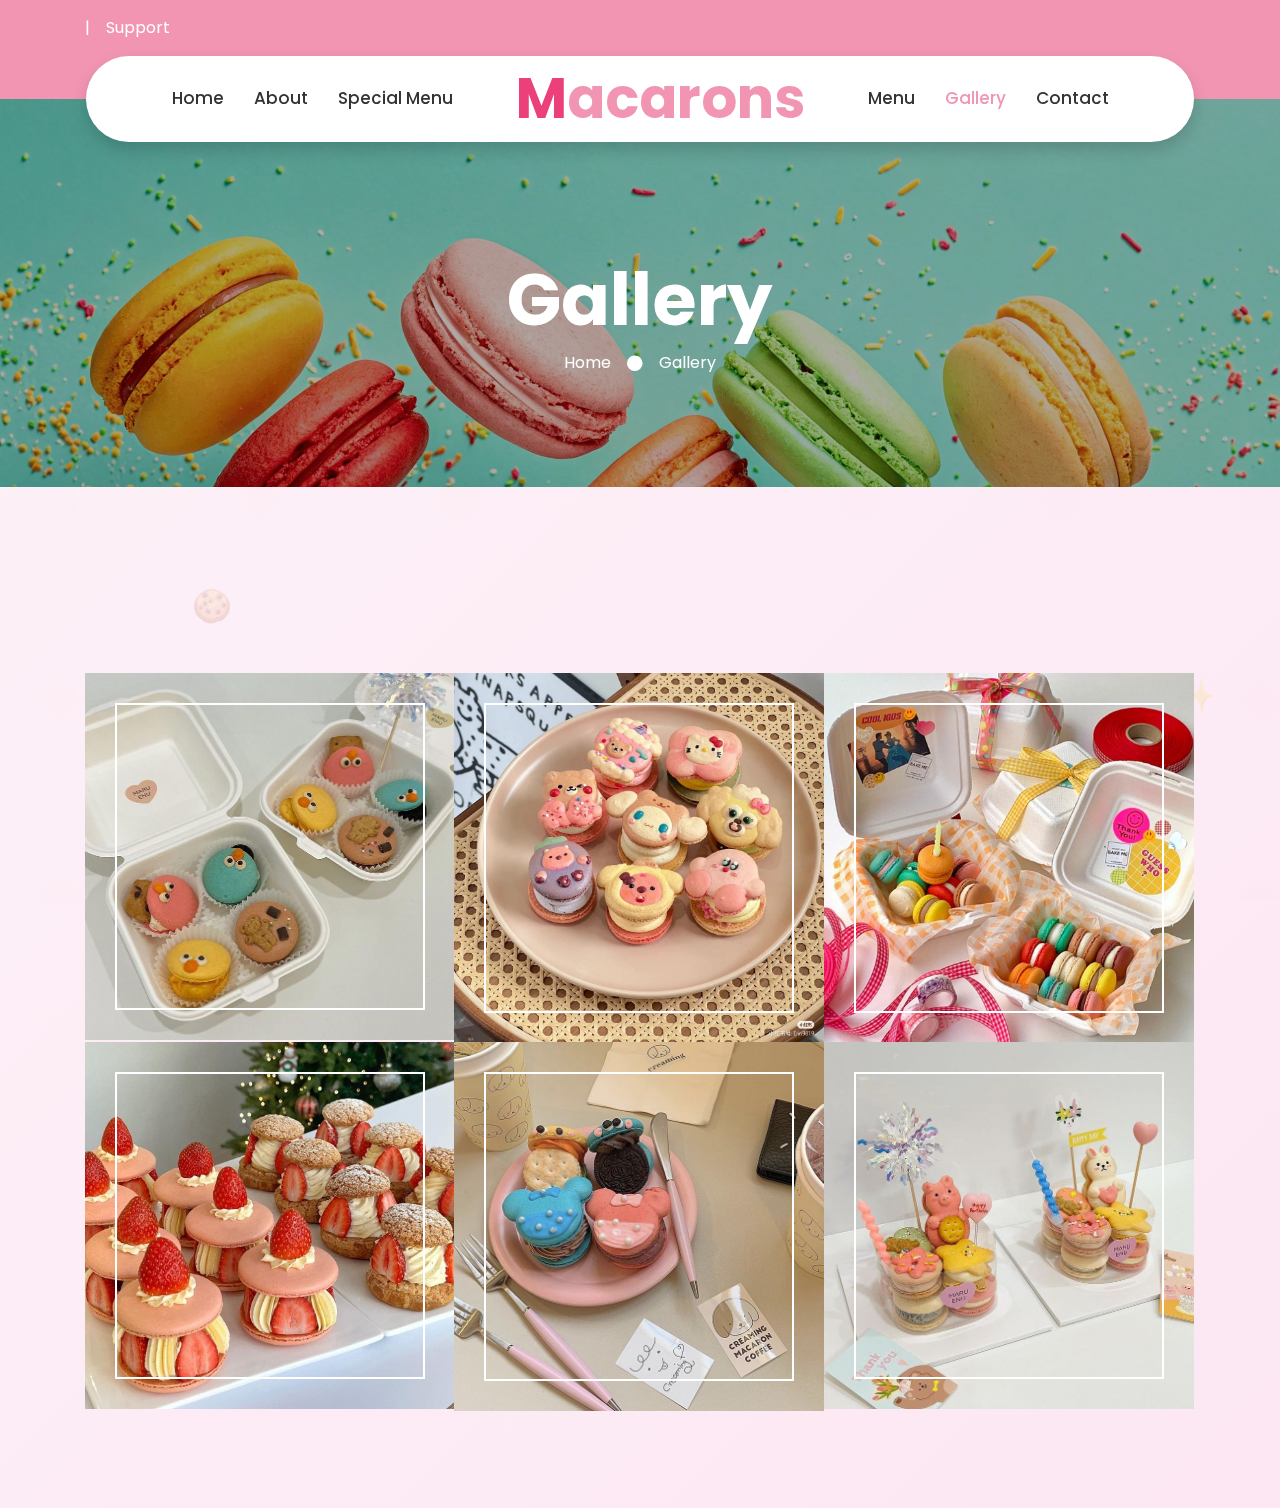
<file: gallery.html>
<!DOCTYPE html>
<html lang="en">

<head>
    <meta charset="utf-8">
    <title>Macarons Lovers</title>
    <meta content="width=device-width, initial-scale=1.0" name="viewport">
    <meta content="Free HTML Templates" name="keywords">
    <meta content="Free HTML Templates" name="description">

    <link href="img/favicon.ico" rel="icon">

    <link rel="preconnect" href="https://fonts.gstatic.com">
    <link href="https://fonts.googleapis.com/css2?family=Poppins:wght@400;500;600;700&display=swap" rel="stylesheet">

    <link href="https://cdnjs.cloudflare.com/ajax/libs/font-awesome/5.10.0/css/all.min.css" rel="stylesheet">

    <link href="lib/owlcarousel/assets/owl.carousel.min.css" rel="stylesheet">
    <link href="lib/lightbox/css/lightbox.min.css" rel="stylesheet">

    <link href="css/style.css" rel="stylesheet">
    
    <style>
        /* เพิ่มเฉพาะพื้นหลัง */
        body {
            position: relative;
            min-height: 100vh;
            overflow-x: hidden;
            background: linear-gradient(135deg, #fdf2f8 0%, #fce7f3 100%);
        }
        
        body::before {
            content: '';
            position: fixed;
            top: 0;
            left: 0;
            width: 100%;
            height: 100%;
            z-index: -1;
            background-image: url('data:image/svg+xml;utf8,<svg xmlns="http://www.w3.org/2000/svg" width="100" height="100" viewBox="0 0 100 100"><path fill="%23f8b4d9" opacity="0.1" d="M20,50 C20,50 20,60 30,60 C40,60 40,50 40,50 C40,50 40,40 30,40 C20,40 20,50 20,50 Z"/></svg>');
            background-size: 200px;
            opacity: 0.1;
        }
        
        /* ไอคอนสีชมพูลอยได้ */
        .floating-icons {
            position: fixed;
            width: 100%;
            height: 100%;
            top: 0;
            left: 0;
            pointer-events: none;
            z-index: -1;
            overflow: hidden;
        }
        
        .floating-icon {
            position: absolute;
            color: rgba(219, 39, 119, 0.15);
            animation: float 6s ease-in-out infinite;
        }
        
        @keyframes float {
            0%, 100% { 
                transform: translateY(0) rotate(0deg); 
            }
            50% { 
                transform: translateY(-20px) rotate(10deg); 
            }
        }

        /* --- ส่วนที่เพิ่มเพื่อให้กดดูรูปได้ --- */
        .portfolio-btn {
            position: absolute;
            width: 100%;
            height: 100%;
            top: 0;
            left: 0;
            display: flex;
            align-items: center;
            justify-content: center;
            background: rgba(0, 0, 0, 0.3);
            opacity: 0;
            transition: .5s;
            z-index: 2;
        }
        .portfolio-item:hover .portfolio-btn {
            opacity: 1;
        }
        /* ------------------------------- */
    </style>
</head>

<body>
    <div class="container-fluid bg-primary py-3 d-none d-md-block">
        <div class="container">
            <div class="row">
                <div class="col-md-6 text-center text-lg-left mb-2 mb-lg-0">
                    <div class="d-inline-flex align-items-center">
                        <span class="text-white">|</span>
                        <a class="text-white pl-3" href="Support.html">Support</a>
                    </div>
                </div>
            </div>
        </div>
    </div>
    <div class="container-fluid position-relative nav-bar p-0">
        <div class="container-lg position-relative p-0 px-lg-3" style="z-index: 9;">
            <nav class="navbar navbar-expand-lg bg-white navbar-light shadow p-lg-0">
                <a href="index.html" class="navbar-brand d-block d-lg-none">
                    <h1 class="m-0 display-4 text-primary"><span class="text-secondary">M</span>acarons</h1>
                </a>
                <button type="button" class="navbar-toggler" data-toggle="collapse" data-target="#navbarCollapse">
                    <span class="navbar-toggler-icon"></span>
                </button>
                <div class="collapse navbar-collapse justify-content-between" id="navbarCollapse">
                    <div class="navbar-nav ml-auto py-0">
                        <a href="index.html" class="nav-item nav-link">Home</a>
                        <a href="about.html" class="nav-item nav-link">About</a>
                        <a href="product.html" class="nav-item nav-link">Special Menu</a>
                    </div>
                    <a href="index.html" class="navbar-brand mx-5 d-none d-lg-block">
                        <h1 class="m-0 display-4 text-primary"><span class="text-secondary">M</span>acarons</h1>
                    </a>
                    <div class="navbar-nav mr-auto py-0">
                        <a href="service.html" class="nav-item nav-link">Menu</a>
                        <a href="gallery.html" class="nav-item nav-link active">Gallery</a>
                        <a href="contact.html" class="nav-item nav-link">Contact</a>
                    </div>
                </div>
            </nav>
        </div>
    </div>
    <div class="jumbotron jumbotron-fluid page-header" style="margin-bottom: 90px;">
        <div class="container text-center py-5">
            <h1 class="text-white display-3 mt-lg-5">Gallery</h1>
            <div class="d-inline-flex align-items-center text-white">
                <p class="m-0"><a class="text-white" href="">Home</a></p>
                <i class="fa fa-circle px-3"></i>
                <p class="m-0">Gallery</p>
            </div>
        </div>
    </div>
    <div class="container-fluid py-5 px-0">
        <div class="container py-5">
            <div class="row justify-content-center">
            </div>
            
            <div class="row m-0 portfolio-container">
                <div class="col-lg-4 col-md-6 p-0 portfolio-item first">
                    <div class="position-relative overflow-hidden">
                        <img class="img-fluid w-100" src="img/portfolio-1.jpg" alt="">
                        <a class="portfolio-btn" href="img/portfolio-1.jpg" data-lightbox="portfolio">
                            <i class="fa fa-plus text-primary" style="font-size: 60px;"></i>
                        </a>
                    </div>
                </div>
                <div class="col-lg-4 col-md-6 p-0 portfolio-item second">
                    <div class="position-relative overflow-hidden">
                        <img class="img-fluid w-100" src="img/portfolio-2.jpg" alt="">
                        <a class="portfolio-btn" href="img/portfolio-2.jpg" data-lightbox="portfolio">
                            <i class="fa fa-plus text-primary" style="font-size: 60px;"></i>
                        </a>
                    </div>
                </div>
                <div class="col-lg-4 col-md-6 p-0 portfolio-item third">
                    <div class="position-relative overflow-hidden">
                        <img class="img-fluid w-100" src="img/portfolio-3.jpg" alt="">
                        <a class="portfolio-btn" href="img/portfolio-3.jpg" data-lightbox="portfolio">
                            <i class="fa fa-plus text-primary" style="font-size: 60px;"></i>
                        </a>
                    </div>
                </div>
                <div class="col-lg-4 col-md-6 p-0 portfolio-item first">
                    <div class="position-relative overflow-hidden">
                        <img class="img-fluid w-100" src="img/portfolio-5.jpg" alt="">
                        <a class="portfolio-btn" href="img/portfolio-5.jpg" data-lightbox="portfolio">
                            <i class="fa fa-plus text-primary" style="font-size: 60px;"></i>
                        </a>
                    </div>
                </div>
                <div class="col-lg-4 col-md-6 p-0 portfolio-item second">
                    <div class="position-relative overflow-hidden">
                        <img class="img-fluid w-100" src="img/portfolio-4.jpg" alt="">
                        <a class="portfolio-btn" href="img/portfolio-4.jpg" data-lightbox="portfolio">
                            <i class="fa fa-plus text-primary" style="font-size: 60px;"></i>
                        </a>
                    </div>
                </div>
                <div class="col-lg-4 col-md-6 p-0 portfolio-item third">
                    <div class="position-relative overflow-hidden">
                        <img class="img-fluid w-100" src="img/portfolio-6.jpg" alt="">
                        <a class="portfolio-btn" href="img/portfolio-6.jpg" data-lightbox="portfolio">
                            <i class="fa fa-plus text-primary" style="font-size: 60px;"></i>
                        </a>
                    </div>
                </div>
            </div>
        </div>
    </div>
    <a href="#" class="btn btn-secondary px-2 back-to-top"><i class="fa fa-angle-double-up"></i></a>


    <script src="https://code.jquery.com/jquery-3.4.1.min.js"></script>
    <script src="https://stackpath.bootstrapcdn.com/bootstrap/4.4.1/js/bootstrap.bundle.min.js"></script>
    <script src="lib/easing/easing.min.js"></script>
    <script src="lib/waypoints/waypoints.min.js"></script>
    <script src="lib/owlcarousel/owl.carousel.min.js"></script>
    <script src="lib/isotope/isotope.pkgd.min.js"></script>
    <script src="lib/lightbox/js/lightbox.min.js"></script>

    <script src="mail/jqBootstrapValidation.min.js"></script>
    <script src="mail/contact.js"></script>

    <script src="js/main.js"></script>
    
    <script>
        // เพิ่มไอคอนสีชมพูลอยได้
        document.addEventListener('DOMContentLoaded', function() {
            // สร้าง container สำหรับไอคอน
            const iconContainer = document.createElement('div');
            iconContainer.className = 'floating-icons';
            document.body.appendChild(iconContainer);
            
            // ไอคอนสีชมพูต่างๆ
            const pinkIcons = [
                { symbol: '❤️', name: 'heart' },
                { symbol: '⭐', name: 'star' },
                { symbol: '🍪', name: 'cookie' },
                { symbol: '✨', name: 'sparkle' },
                { symbol: '🌸', name: 'flower' }
            ];
            
            pinkIcons.forEach((icon, index) => {
                const iconElement = document.createElement('div');
                iconElement.className = 'floating-icon';
                iconElement.textContent = icon.symbol;
                iconElement.style.fontSize = '2rem';
                
                switch(index) {
                    case 0: // heart
                        iconElement.style.top = '10%';
                        iconElement.style.left = '5%';
                        iconElement.style.animationDelay = '0s';
                        break;
                    case 1: // star
                        iconElement.style.top = '20%';
                        iconElement.style.right = '10%';
                        iconElement.style.left = 'auto';
                        iconElement.style.animationDelay = '1s';
                        break;
                    case 2: // cookie
                        iconElement.style.bottom = '30%';
                        iconElement.style.left = '15%';
                        iconElement.style.top = 'auto';
                        iconElement.style.animationDelay = '2s';
                        break;
                    case 3: // sparkle
                        iconElement.style.bottom = '20%';
                        iconElement.style.right = '5%';
                        iconElement.style.left = 'auto';
                        iconElement.style.top = 'auto';
                        iconElement.style.animationDelay = '3s';
                        break;
                    case 4: // flower
                        iconElement.style.top = '40%';
                        iconElement.style.right = '20%';
                        iconElement.style.left = 'auto';
                        iconElement.style.animationDelay = '4s';
                        break;
                }
                
                iconContainer.appendChild(iconElement);
            });
        });
    </script>
    
</body>

</html>
</file>
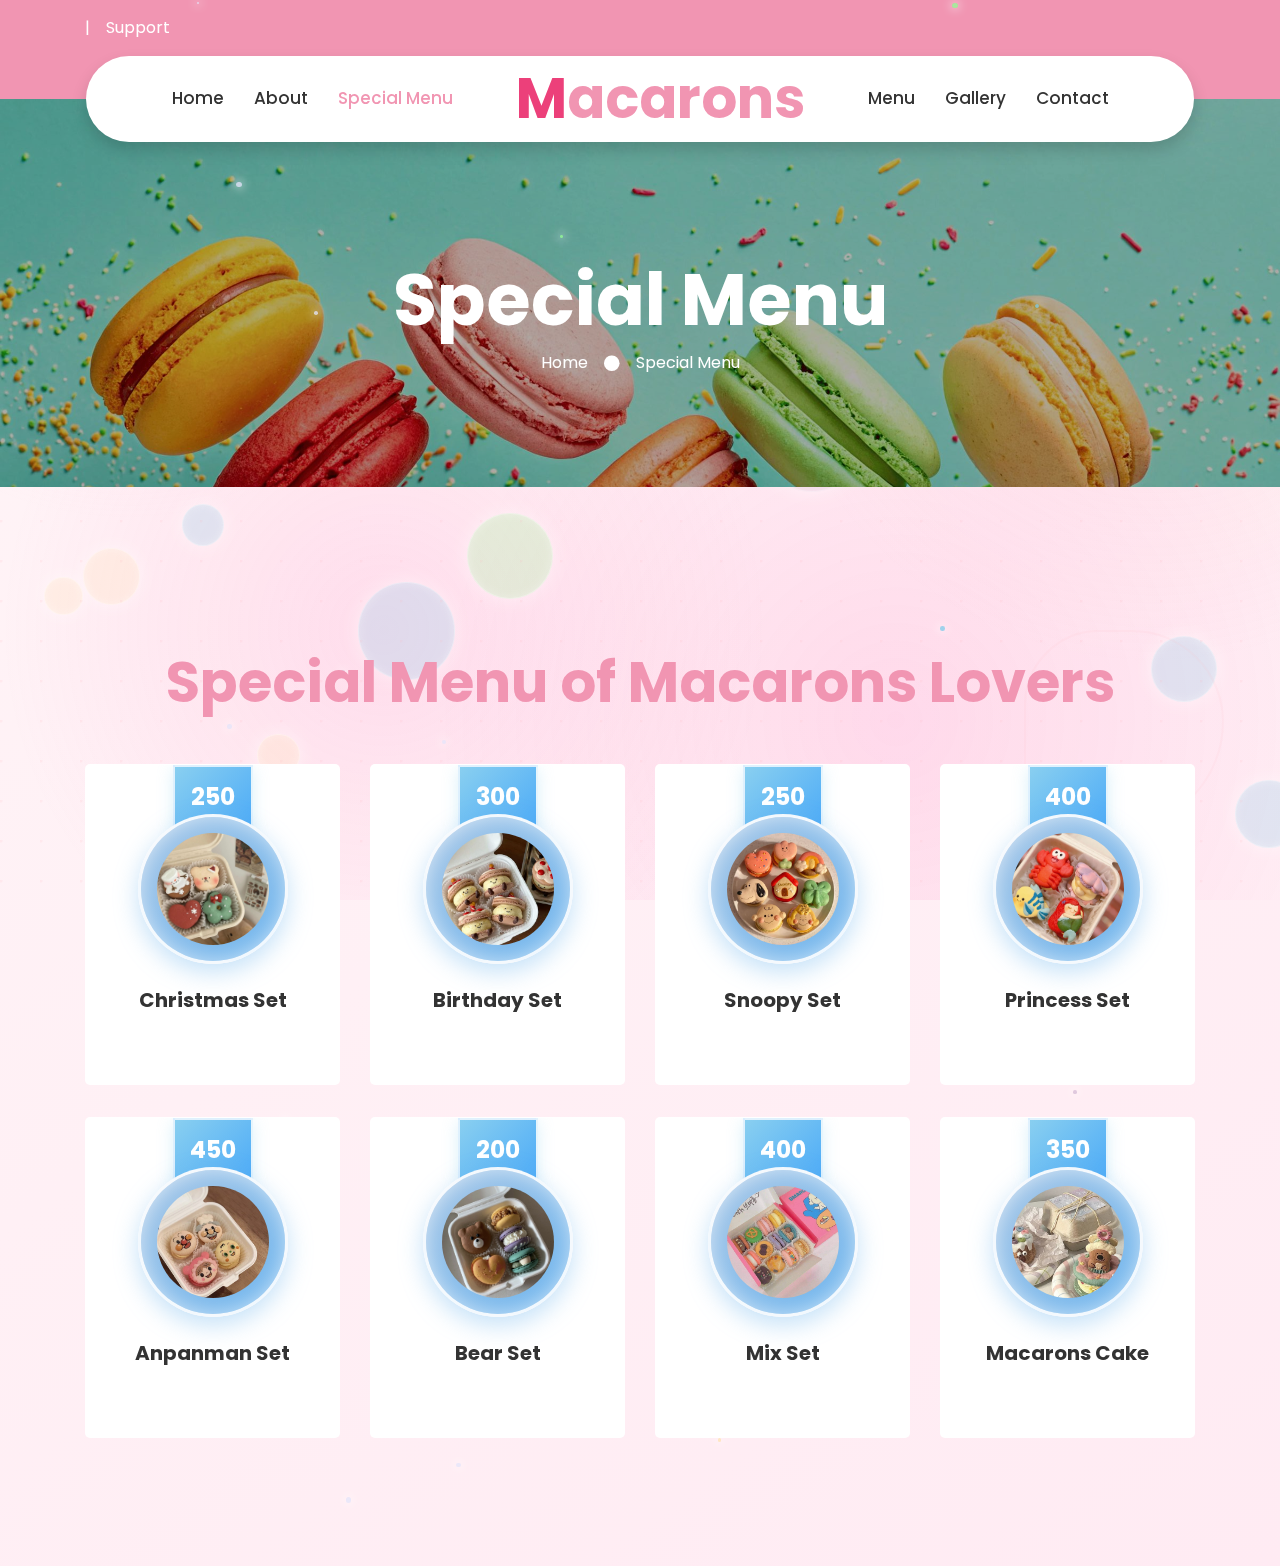
<file: product.html>
<!DOCTYPE html>
<html lang="en">

<head>
    <meta charset="utf-8">
    <title>Macarons Lovers</title>
    <meta content="width=device-width, initial-scale=1.0" name="viewport">
    <meta content="Free HTML Templates" name="keywords">
    <meta content="Free HTML Templates" name="description">

    <link href="img/favicon.ico" rel="icon">

    <link rel="preconnect" href="https://fonts.gstatic.com">
    <link href="https://fonts.googleapis.com/css2?family=Poppins:wght@400;500;600;700&display=swap" rel="stylesheet">

    <link href="https://cdnjs.cloudflare.com/ajax/libs/font-awesome/5.10.0/css/all.min.css" rel="stylesheet">

    <link href="lib/owlcarousel/assets/owl.carousel.min.css" rel="stylesheet">
    <link href="lib/lightbox/css/lightbox.min.css" rel="stylesheet">

    <link href="css/style.css" rel="stylesheet">
    
    <style>
        /* พื้นหลังสีชมพูอ่อนสบายตาพร้อมนิมอล */
        body {
            position: relative;
            min-height: 100vh;
            overflow-x: hidden;
            background: linear-gradient(145deg, 
                #fff5f7 0%, 
                #fff0f5 50%, 
                #ffebf3 100%);
        }
        
        /* นิมอลฟองสบู่ลอยละล่อง */
        body::before {
            content: '';
            position: fixed;
            top: 0;
            left: 0;
            width: 100%;
            height: 100%;
            z-index: -999;
            background: 
                radial-gradient(circle at 10% 20%, rgba(255, 200, 221, 0.25) 0%, transparent 25%),
                radial-gradient(circle at 90% 30%, rgba(255, 182, 193, 0.2) 0%, transparent 30%),
                radial-gradient(circle at 30% 70%, rgba(255, 105, 180, 0.15) 0%, transparent 35%),
                radial-gradient(circle at 70% 80%, rgba(255, 20, 147, 0.1) 0%, transparent 40%);
            animation: gentleFloat 30s ease-in-out infinite;
            pointer-events: none;
        }
        
        /* นิมอลฟองอากาศสีตัดกับชมพู */
        .bubble {
            position: fixed;
            border-radius: 50%;
            z-index: -998;
            pointer-events: none;
            animation: floatBubble 15s ease-in-out infinite;
            box-shadow: 
                0 0 20px rgba(255, 255, 255, 0.5),
                inset 0 0 10px rgba(255, 255, 255, 0.3);
            border: 1px solid rgba(255, 255, 255, 0.4);
        }
        
        /* สีตัดกับชมพูที่เลือกมาแล้วดูดี */
        .bubble.color-1 { background: rgba(135, 206, 235, 0.25); } /* Sky Blue - สีฟ้าอ่อน */
        .bubble.color-2 { background: rgba(152, 251, 152, 0.25); } /* Pale Green - เขียวอ่อน */
        .bubble.color-3 { background: rgba(230, 230, 250, 0.25); } /* Lavender - ม่วงอ่อน */
        .bubble.color-4 { background: rgba(255, 228, 181, 0.25); } /* Moccasin - สีพีชอ่อน */
        .bubble.color-5 { background: rgba(216, 191, 216, 0.25); } /* Thistle - ม่วงชมพูอ่อน */
        
        /* นิมอลลายจุดประกระจาย */
        .dot-pattern {
            position: fixed;
            top: 0;
            left: 0;
            width: 100%;
            height: 100%;
            z-index: -997;
            background-image: 
                radial-gradient(circle at 1px 1px, rgba(255, 182, 193, 0.15) 1px, transparent 2px);
            background-size: 40px 40px;
            animation: patternMove 80s linear infinite;
            pointer-events: none;
        }
        
        /* นิมอลเส้นโค้งอ่อนๆ */
        .curve {
            position: fixed;
            width: 300px;
            height: 300px;
            border: 2px solid rgba(255, 182, 193, 0.1);
            border-radius: 45% 55% 65% 35%;
            z-index: -997;
            pointer-events: none;
            animation: rotateCurve 60s linear infinite;
        }
        
        /* เอฟเฟกต์รูปภาพในเมนู */
        .product-item img {
            transition: .5s;
            cursor: pointer;
        }
        .product-item:hover img {
            transform: scale(1.1);
        }

        /* วงกลมสีฟ้าสวยงาม */
        .product-item .bg-primary {
            background: linear-gradient(135deg, #89CFF0 0%, #4dabf7 100%) !important;
            border: 2px solid rgba(255, 255, 255, 0.8);
            box-shadow: 
                0 4px 15px rgba(137, 207, 240, 0.3),
                0 0 0 1px rgba(255, 255, 255, 0.5);
        }

        .position-relative.bg-primary {
            background: linear-gradient(135deg, #A7C7E7 0%, #6CB4EE 100%) !important;
            border: 3px solid rgba(255, 255, 255, 0.9);
            box-shadow: 
                0 8px 25px rgba(108, 180, 238, 0.4),
                inset 0 0 20px rgba(255, 255, 255, 0.6);
        }

        @keyframes gentleFloat {
            0%, 100% {
                background-position: 0% 0%;
                transform: scale(1);
            }
            33% {
                background-position: 50% 33%;
                transform: scale(1.02);
            }
            66% {
                background-position: 100% 66%;
                transform: scale(0.98);
            }
        }
        
        @keyframes floatBubble {
            0%, 100% {
                transform: translateY(0) translateX(0) scale(1);
                opacity: 0.4;
            }
            25% {
                transform: translateY(-100px) translateX(50px) scale(1.1);
                opacity: 0.6;
            }
            50% {
                transform: translateY(-50px) translateX(-50px) scale(0.9);
                opacity: 0.5;
            }
            75% {
                transform: translateY(-150px) translateX(25px) scale(1.2);
                opacity: 0.7;
            }
        }
        
        @keyframes patternMove {
            0% {
                background-position: 0 0;
            }
            100% {
                background-position: 40px 40px;
            }
        }
        
        @keyframes rotateCurve {
            0% {
                transform: rotate(0deg) scale(1);
            }
            50% {
                transform: rotate(180deg) scale(1.1);
            }
            100% {
                transform: rotate(360deg) scale(1);
            }
        }
        
        /* เอฟเฟกต์เงาสวยงามสำหรับไอเท็ม */
        .product-item {
            transition: all 0.3s ease;
            background: rgba(255, 255, 255, 0.9);
            backdrop-filter: blur(10px);
            border-radius: 15px;
            overflow: hidden;
            border: 1px solid rgba(255, 255, 255, 0.3);
        }

        .product-item:hover {
            transform: translateY(-5px);
            box-shadow: 
                0 15px 35px rgba(255, 182, 193, 0.2),
                0 5px 15px rgba(255, 255, 255, 0.3);
            background: rgba(255, 255, 255, 0.95);
        }
        
        /* นิมอลแสงประกาย */
        .sparkle {
            position: absolute;
            width: 3px;
            height: 3px;
            background: rgba(255, 255, 255, 0.8);
            border-radius: 50%;
            box-shadow: 0 0 10px 2px rgba(255, 255, 255, 0.5);
            animation: sparkleTwinkle 2s ease-in-out infinite;
            pointer-events: none;
        }
        
        @keyframes sparkleTwinkle {
            0%, 100% {
                opacity: 0.2;
                transform: scale(0.5);
            }
            50% {
                opacity: 1;
                transform: scale(1);
            }
        }
    </style>
</head>

<body>
    <!-- นิมอลฟองอากาศ -->
    <div id="bubbles-container"></div>
    
    <!-- นิมอลลายจุดประ -->
    <div class="dot-pattern"></div>
    
    <!-- นิมอลเส้นโค้ง -->
    <div class="curve" style="top: 10%; left: 5%;"></div>
    <div class="curve" style="top: 70%; left: 80%; width: 200px; height: 200px; animation-duration: 40s;"></div>
    
    <!-- นิมอลแสงประกาย -->
    <div id="sparkles-container"></div>
    
    <div class="container-fluid bg-primary py-3 d-none d-md-block">
        <div class="container">
            <div class="row">
                <div class="col-md-6 text-center text-lg-left mb-2 mb-lg-0">
                    <div class="d-inline-flex align-items-center">
                        <span class="text-white">|</span>
                        <a class="text-white pl-3" href="Support.html">Support</a>
                    </div>
                </div>
            </div>
        </div>
    </div>
    <div class="container-fluid position-relative nav-bar p-0">
        <div class="container-lg position-relative p-0 px-lg-3" style="z-index: 9;">
            <nav class="navbar navbar-expand-lg bg-white navbar-light shadow p-lg-0">
                <a href="index.html" class="navbar-brand d-block d-lg-none">
                    <h1 class="m-0 display-4 text-primary"><span class="text-secondary">M</span>acarons</h1>
                </a>
                <button type="button" class="navbar-toggler" data-toggle="collapse" data-target="#navbarCollapse">
                    <span class="navbar-toggler-icon"></span>
                </button>
                <div class="collapse navbar-collapse justify-content-between" id="navbarCollapse">
                    <div class="navbar-nav ml-auto py-0">
                        <a href="index.html" class="nav-item nav-link">Home</a>
                        <a href="about.html" class="nav-item nav-link">About</a>
                        <a href="product.html" class="nav-item nav-link active">Special Menu</a>
                    </div>
                    <a href="index.html" class="navbar-brand mx-5 d-none d-lg-block">
                        <h1 class="m-0 display-4 text-primary"><span class="text-secondary">M</span>acarons</h1>
                    </a>
                    <div class="navbar-nav mr-auto py-0">
                        <a href="service.html" class="nav-item nav-link">Menu</a>
                        <a href="gallery.html" class="nav-item nav-link">Gallery</a>
                        <a href="contact.html" class="nav-item nav-link">Contact</a>
                    </div>
                </div>
            </nav>
        </div>
    </div>
    <div class="jumbotron jumbotron-fluid page-header" style="margin-bottom: 90px;">
        <div class="container text-center py-5">
            <h1 class="text-white display-3 mt-lg-5">Special Menu</h1>
            <div class="d-inline-flex align-items-center text-white">
                <p class="m-0"><a class="text-white" href="">Home</a></p>
                <i class="fa fa-circle px-3"></i>
                <p class="m-0">Special Menu</p>
            </div>
        </div>
    </div>
    <div class="container-fluid py-5">
        <div class="container py-5">
            <div class="row justify-content-center text-center">
                <div class="col-lg-12">
                    <h1 class="m-0 mt-n4 display-4 text-primary mb-5">Special Menu of Macarons Lovers</h1>
                </div>
            </div>
            
            <div class="row">
                <div class="col-lg-3 col-md-6 mb-4 pb-2">
                    <div class="product-item d-flex flex-column align-items-center text-center bg-light rounded py-5 px-3">
                        <div class="bg-primary mt-n5 py-3" style="width: 80px;">
                            <h4 class="font-weight-bold text-white mb-0">250</h4>
                        </div>
                        <a href="img/product-1.jpg" data-lightbox="special-menu" data-title="Christmas Set">
                            <div class="position-relative bg-primary rounded-circle mt-n3 mb-4 p-3 overflow-hidden" style="width: 150px; height: 150px;">
                                <img class="rounded-circle w-100 h-100" src="img/product-1.jpg" style="object-fit: cover;">
                            </div>
                        </a>
                        <h5 class="font-weight-bold mb-4">Christmas Set</h5>
                    </div>
                </div>
                
                <div class="col-lg-3 col-md-6 mb-4 pb-2">
                    <div class="product-item d-flex flex-column align-items-center text-center bg-light rounded py-5 px-3">
                        <div class="bg-primary mt-n5 py-3" style="width: 80px;">
                            <h4 class="font-weight-bold text-white mb-0">300</h4>
                        </div>
                        <a href="img/product-2.jpg" data-lightbox="special-menu" data-title="Birthday Set">
                            <div class="position-relative bg-primary rounded-circle mt-n3 mb-4 p-3 overflow-hidden" style="width: 150px; height: 150px;">
                                <img class="rounded-circle w-100 h-100" src="img/product-2.jpg" style="object-fit: cover;">
                            </div>
                        </a>
                        <h5 class="font-weight-bold mb-4">Birthday Set</h5>
                    </div>
                </div>
                
                <div class="col-lg-3 col-md-6 mb-4 pb-2">
                    <div class="product-item d-flex flex-column align-items-center text-center bg-light rounded py-5 px-3">
                        <div class="bg-primary mt-n5 py-3" style="width: 80px;">
                            <h4 class="font-weight-bold text-white mb-0">250</h4>
                        </div>
                        <a href="img/product-3.jpg" data-lightbox="special-menu" data-title="Snoopy Set">
                            <div class="position-relative bg-primary rounded-circle mt-n3 mb-4 p-3 overflow-hidden" style="width: 150px; height: 150px;">
                                <img class="rounded-circle w-100 h-100" src="img/product-3.jpg" style="object-fit: cover;">
                            </div>
                        </a>
                        <h5 class="font-weight-bold mb-4">Snoopy Set</h5>
                    </div>
                </div>
                
                <div class="col-lg-3 col-md-6 mb-4 pb-2">
                    <div class="product-item d-flex flex-column align-items-center text-center bg-light rounded py-5 px-3">
                        <div class="bg-primary mt-n5 py-3" style="width: 80px;">
                            <h4 class="font-weight-bold text-white mb-0">400</h4>
                        </div>
                        <a href="img/product-4.jpg" data-lightbox="special-menu" data-title="Princess Set">
                            <div class="position-relative bg-primary rounded-circle mt-n3 mb-4 p-3 overflow-hidden" style="width: 150px; height: 150px;">
                                <img class="rounded-circle w-100 h-100" src="img/product-4.jpg" style="object-fit: cover;">
                            </div>
                        </a>
                        <h5 class="font-weight-bold mb-4">Princess Set</h5>
                    </div>
                </div>

                <div class="col-lg-3 col-md-6 mb-4 pb-2">
                    <div class="product-item d-flex flex-column align-items-center text-center bg-light rounded py-5 px-3">
                        <div class="bg-primary mt-n5 py-3" style="width: 80px;">
                            <h4 class="font-weight-bold text-white mb-0">450</h4>
                        </div>
                        <a href="img/product-5.jpg" data-lightbox="special-menu" data-title="Anpanman Set">
                            <div class="position-relative bg-primary rounded-circle mt-n3 mb-4 p-3 overflow-hidden" style="width: 150px; height: 150px;">
                                <img class="rounded-circle w-100 h-100" src="img/product-5.jpg" style="object-fit: cover;">
                            </div>
                        </a>
                        <h5 class="font-weight-bold mb-4">Anpanman Set</h5>
                    </div>
                </div>

                <div class="col-lg-3 col-md-6 mb-4 pb-2">
                    <div class="product-item d-flex flex-column align-items-center text-center bg-light rounded py-5 px-3">
                        <div class="bg-primary mt-n5 py-3" style="width: 80px;">
                            <h4 class="font-weight-bold text-white mb-0">200</h4>
                        </div>
                        <a href="img/product-6.jpg" data-lightbox="special-menu" data-title="Bear Set">
                            <div class="position-relative bg-primary rounded-circle mt-n3 mb-4 p-3 overflow-hidden" style="width: 150px; height: 150px;">
                                <img class="rounded-circle w-100 h-100" src="img/product-6.jpg" style="object-fit: cover;">
                            </div>
                        </a>
                        <h5 class="font-weight-bold mb-4">Bear Set</h5>
                    </div>
                </div>

                <div class="col-lg-3 col-md-6 mb-4 pb-2">
                    <div class="product-item d-flex flex-column align-items-center text-center bg-light rounded py-5 px-3">
                        <div class="bg-primary mt-n5 py-3" style="width: 80px;">
                            <h4 class="font-weight-bold text-white mb-0">400</h4>
                        </div>
                        <a href="img/product-7.jpg" data-lightbox="special-menu" data-title="Mix Set">
                            <div class="position-relative bg-primary rounded-circle mt-n3 mb-4 p-3 overflow-hidden" style="width: 150px; height: 150px;">
                                <img class="rounded-circle w-100 h-100" src="img/product-7.jpg" style="object-fit: cover;">
                            </div>
                        </a>
                        <h5 class="font-weight-bold mb-4">Mix Set</h5>
                    </div>
                </div>

                <div class="col-lg-3 col-md-6 mb-4 pb-2">
                    <div class="product-item d-flex flex-column align-items-center text-center bg-light rounded py-5 px-3">
                        <div class="bg-primary mt-n5 py-3" style="width: 80px;">
                            <h4 class="font-weight-bold text-white mb-0">350</h4>
                        </div>
                        <a href="img/product-8.jpg" data-lightbox="special-menu" data-title="Macarons Cake">
                            <div class="position-relative bg-primary rounded-circle mt-n3 mb-4 p-3 overflow-hidden" style="width: 150px; height: 150px;">
                                <img class="rounded-circle w-100 h-100" src="img/product-8.jpg" style="object-fit: cover;">
                            </div>
                        </a>
                        <h5 class="font-weight-bold mb-4">Macarons Cake</h5>
                    </div>
                </div>
            </div>
        </div>
    </div>
    <a href="#" class="btn btn-secondary px-2 back-to-top"><i class="fa fa-angle-double-up"></i></a>

    <script src="https://code.jquery.com/jquery-3.4.1.min.js"></script>
    <script src="https://stackpath.bootstrapcdn.com/bootstrap/4.4.1/js/bootstrap.bundle.min.js"></script>
    <script src="lib/easing/easing.min.js"></script>
    <script src="lib/waypoints/waypoints.min.js"></script>
    <script src="lib/owlcarousel/owl.carousel.min.js"></script>
    <script src="lib/isotope/isotope.pkgd.min.js"></script>
    <script src="lib/lightbox/js/lightbox.min.js"></script>

    <script src="js/main.js"></script>
    
    <script>
        // สร้างนิมอลฟองอากาศสีตัดกับชมพู
        document.addEventListener('DOMContentLoaded', function() {
            const bubblesContainer = document.getElementById('bubbles-container');
            
            // สร้างฟองอากาศสีต่างๆ
            const colorClasses = ['color-1', 'color-2', 'color-3', 'color-4', 'color-5'];
            
            for (let i = 0; i < 20; i++) {
                const bubble = document.createElement('div');
                bubble.className = 'bubble';
                
                // สุ่มเลือกสี
                const colorClass = colorClasses[Math.floor(Math.random() * colorClasses.length)];
                bubble.classList.add(colorClass);
                
                const size = Math.random() * 70 + 30;
                bubble.style.width = `${size}px`;
                bubble.style.height = `${size}px`;
                
                bubble.style.left = `${Math.random() * 100}%`;
                bubble.style.top = `${Math.random() * 100}%`;
                
                // ความเร็วการลอย
                const duration = 12 + Math.random() * 25;
                const delay = Math.random() * 15;
                bubble.style.animation = `floatBubble ${duration}s ease-in-out infinite`;
                bubble.style.animationDelay = `${delay}s`;
                
                // เพิ่มเอฟเฟกต์เงาเฉพาะสี
                if (colorClass === 'color-1') {
                    bubble.style.boxShadow += `, 0 0 30px rgba(135, 206, 235, 0.3)`;
                } else if (colorClass === 'color-2') {
                    bubble.style.boxShadow += `, 0 0 30px rgba(152, 251, 152, 0.3)`;
                } else if (colorClass === 'color-3') {
                    bubble.style.boxShadow += `, 0 0 30px rgba(230, 230, 250, 0.3)`;
                } else if (colorClass === 'color-4') {
                    bubble.style.boxShadow += `, 0 0 30px rgba(255, 228, 181, 0.3)`;
                } else if (colorClass === 'color-5') {
                    bubble.style.boxShadow += `, 0 0 30px rgba(216, 191, 216, 0.3)`;
                }
                
                bubblesContainer.appendChild(bubble);
            }
            
            // สร้างนิมอลแสงประกาย
            const sparklesContainer = document.getElementById('sparkles-container');
            
            for (let i = 0; i < 20; i++) {
                const sparkle = document.createElement('div');
                sparkle.className = 'sparkle';
                
                sparkle.style.left = `${Math.random() * 100}%`;
                sparkle.style.top = `${Math.random() * 100}%`;
                
                const size = 2 + Math.random() * 4;
                sparkle.style.width = `${size}px`;
                sparkle.style.height = `${size}px`;
                
                const duration = 1 + Math.random() * 3;
                const delay = Math.random() * 5;
                sparkle.style.animation = `sparkleTwinkle ${duration}s ease-in-out infinite`;
                sparkle.style.animationDelay = `${delay}s`;
                
                // สีแสงประกายสุ่มจากสีฟอง
                const sparkleColor = colorClasses[Math.floor(Math.random() * colorClasses.length)];
                if (sparkleColor === 'color-1') {
                    sparkle.style.backgroundColor = 'rgba(135, 206, 235, 0.8)';
                } else if (sparkleColor === 'color-2') {
                    sparkle.style.backgroundColor = 'rgba(152, 251, 152, 0.8)';
                } else if (sparkleColor === 'color-3') {
                    sparkle.style.backgroundColor = 'rgba(230, 230, 250, 0.8)';
                } else if (sparkleColor === 'color-4') {
                    sparkle.style.backgroundColor = 'rgba(255, 228, 181, 0.8)';
                } else if (sparkleColor === 'color-5') {
                    sparkle.style.backgroundColor = 'rgba(216, 191, 216, 0.8)';
                }
                
                sparklesContainer.appendChild(sparkle);
            }
        });
    </script>
</body>
</html>
</file>
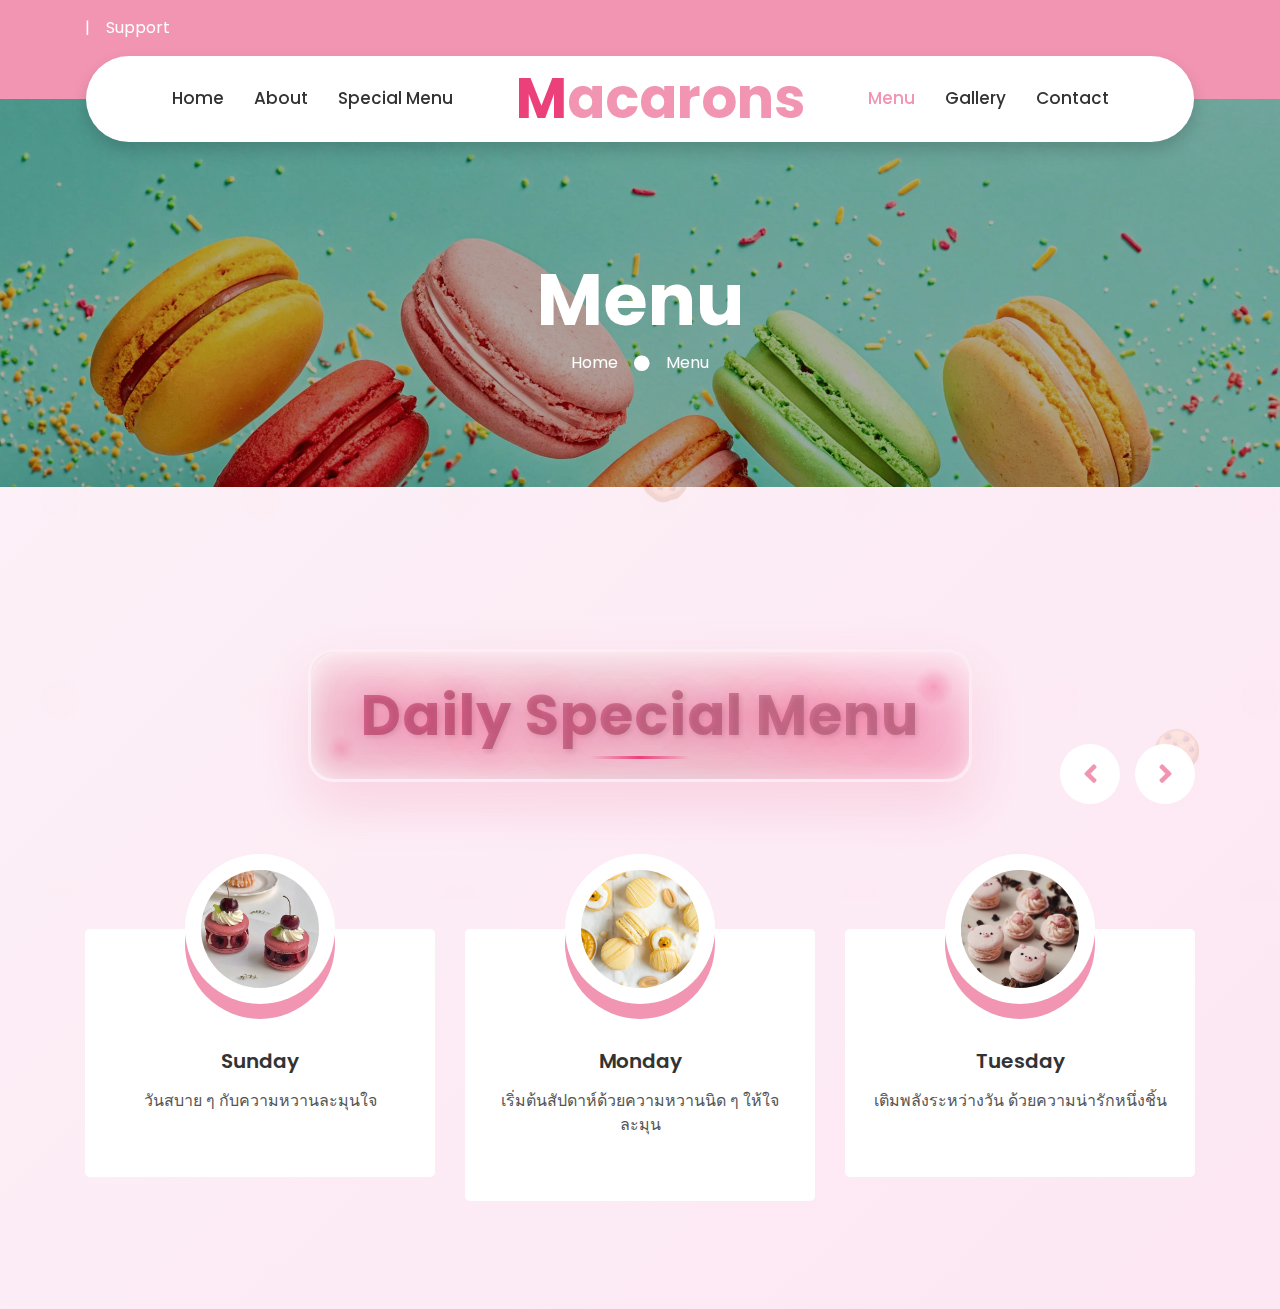
<file: service.html>
<!DOCTYPE html>
<html lang="en">

<head>
    <meta charset="utf-8">
    <title>Macarons Lovers</title>
    <meta content="width=device-width, initial-scale=1.0" name="viewport">
    <meta content="Free HTML Templates" name="keywords">
    <meta content="Free HTML Templates" name="description">

    <link href="img/favicon.ico" rel="icon">

    <link rel="preconnect" href="https://fonts.gstatic.com">
    <link href="https://fonts.googleapis.com/css2?family=Poppins:wght@400;500;600;700&display=swap" rel="stylesheet">

    <link href="https://cdnjs.cloudflare.com/ajax/libs/font-awesome/5.10.0/css/all.min.css" rel="stylesheet">

    <link href="lib/owlcarousel/assets/owl.carousel.min.css" rel="stylesheet">
    <link href="lib/lightbox/css/lightbox.min.css" rel="stylesheet">

    <link href="css/style.css" rel="stylesheet">
    
    <style>
        /* เพิ่มเฉพาะพื้นหลังจาก Pinterest Section */
        body {
            position: relative;
            min-height: 100vh;
            overflow-x: hidden;
            background: linear-gradient(135deg, #fdf2f8 0%, #fce7f3 100%) !important;
        }
        
        body::before {
            content: '';
            position: fixed;
            top: 0;
            left: 0;
            width: 100%;
            height: 100%;
            z-index: -1;
            background-image: url('data:image/svg+xml;utf8,<svg xmlns="http://www.w3.org/2000/svg" width="100" height="100" viewBox="0 0 100 100"><path fill="%23f8b4d9" opacity="0.1" d="M20,50 C20,50 20,60 30,60 C40,60 40,50 40,50 C40,50 40,40 30,40 C20,40 20,50 20,50 Z"/></svg>');
            background-size: 200px;
            opacity: 0.1;
        }
        
        /* ไอคอนคุกกี้ขยับขึ้นลง */
        .cookie-bg {
            position: fixed;
            width: 100%;
            height: 100%;
            top: 0;
            left: 0;
            z-index: -1;
            pointer-events: none;
            overflow: hidden;
        }
        
        .floating-cookie {
            position: absolute;
            font-size: 40px;
            opacity: 0.15;
            animation: floatUpDown 4s ease-in-out infinite;
        }
        
        @keyframes floatUpDown {
            0%, 100% {
                transform: translateY(0);
            }
            50% {
                transform: translateY(-20px);
            }
        }

        /* เพิ่ม Cursor ให้รู้ว่ากดได้ */
        .service-img img {
            cursor: pointer;
        }
    </style>
</head>

<body>
    <div class="container-fluid bg-primary py-3 d-none d-md-block">
        <div class="container">
            <div class="row">
                <div class="col-md-6 text-center text-lg-left mb-2 mb-lg-0">
                    <div class="d-inline-flex align-items-center">
                        <span class="text-white">|</span>
                        <a class="text-white pl-3" href="Support.html">Support</a>
                    </div>
                </div>
            </div>
        </div>
    </div>
    <div class="container-fluid position-relative nav-bar p-0">
        <div class="container-lg position-relative p-0 px-lg-3" style="z-index: 9;">
            <nav class="navbar navbar-expand-lg bg-white navbar-light shadow p-lg-0">
                <a href="index.html" class="navbar-brand d-block d-lg-none">
                    <h1 class="m-0 display-4 text-primary"><span class="text-secondary">M</span>acarons</h1>
                </a>
                <button type="button" class="navbar-toggler" data-toggle="collapse" data-target="#navbarCollapse">
                    <span class="navbar-toggler-icon"></span>
                </button>
                <div class="collapse navbar-collapse justify-content-between" id="navbarCollapse">
                    <div class="navbar-nav ml-auto py-0">
                        <a href="index.html" class="nav-item nav-link">Home</a>
                        <a href="about.html" class="nav-item nav-link">About</a>
                        <a href="product.html" class="nav-item nav-link">Special Menu</a>
                    </div>
                    <a href="index.html" class="navbar-brand mx-5 d-none d-lg-block">
                        <h1 class="m-0 display-4 text-primary"><span class="text-secondary">M</span>acarons</h1>
                    </a>
                    <div class="navbar-nav mr-auto py-0">
                        <a href="service.html" class="nav-item nav-link active">Menu</a>
                        <a href="gallery.html" class="nav-item nav-link">Gallery</a>
                        <a href="contact.html" class="nav-item nav-link">Contact</a>
                    </div>
                </div>
            </nav>
        </div>
    </div>
    <div class="jumbotron jumbotron-fluid page-header" style="margin-bottom: 90px;">
        <div class="container text-center py-5">
            <h1 class="text-white display-3 mt-lg-5">Menu</h1>
            <div class="d-inline-flex align-items-center text-white">
                <p class="m-0"><a class="text-white" href="">Home</a></p>
                <i class="fa fa-circle px-3"></i>
                <p class="m-0">Menu</p>
            </div>
        </div>
    </div>
    <div class="container-fluid py-5">
    <div class="container py-4">
        <div class="d-flex justify-content-center align-items-center">
            <div style="
                position: relative;
                padding: 30px 50px;
                background: linear-gradient(145deg, 
                    rgba(255, 255, 255, 0.95) 0%,
                    rgba(255, 240, 245, 0.9) 100%);
                border-radius: 25px;
                border: 3px solid transparent;
                background-clip: padding-box;
                box-shadow: 
                    0 20px 50px rgba(236, 64, 122, 0.2),
                    0 10px 30px rgba(255, 255, 255, 0.5),
                    inset 0 0 30px rgba(255, 255, 255, 0.8);
                transform-style: preserve-3d;
                perspective: 1000px;
                backdrop-filter: blur(15px);
                z-index: 1;
                overflow: hidden;
            ">
                <!-- กรอบแสงรอบนอก -->
                <div style="
                    position: absolute;
                    top: -3px;
                    left: -3px;
                    right: -3px;
                    bottom: -3px;
                    background: linear-gradient(45deg, 
                        #e8a2ba, #f09bb8, #e7a2b9, #f29bb8, #f8bbd9);
                    border-radius: 28px;
                    z-index: -2;
                    opacity: 0.7;
                    filter: blur(15px);
                    animation: borderGlow 3s ease-in-out infinite;
                "></div>
                
                <!-- กรอบเงาสีชมพู -->
                <div style="
                    position: absolute;
                    top: 0;
                    left: 0;
                    right: 0;
                    bottom: 0;
                    background: linear-gradient(135deg, 
                        transparent 50%, 
                        rgba(236, 64, 122, 0.1) 100%);
                    border-radius: 25px;
                    z-index: -1;
                "></div>
                
                <!-- เงาสะท้อนด้านบน -->
                <div style="
                    position: absolute;
                    top: 0;
                    left: 0;
                    right: 0;
                    height: 50%;
                    background: linear-gradient(180deg, 
                        rgba(255, 255, 255, 0.4) 0%, 
                        transparent 100%);
                    border-radius: 25px 25px 0 0;
                "></div>
                
                <!-- จุดประสวยงาม -->
                <div style="
                    position: absolute;
                    top: 15px;
                    right: 15px;
                    width: 40px;
                    height: 40px;
                    background: radial-gradient(circle, 
                        rgba(236, 64, 122, 0.3) 0%, 
                        transparent 70%);
                    border-radius: 50%;
                "></div>
                <div style="
                    position: absolute;
                    bottom: 15px;
                    left: 15px;
                    width: 30px;
                    height: 30px;
                    background: radial-gradient(circle, 
                        rgba(236, 64, 122, 0.2) 0%, 
                        transparent 70%);
                    border-radius: 50%;
                "></div>
                
                <h1 class="m-0 display-4" style="
                    color: #ec8aab;
                    text-shadow: 
                        0 0 20px rgba(236, 64, 122, 0.3),
                        0 0 40px rgba(236, 64, 122, 0.2),
                        0 0 60px rgba(236, 64, 122, 0.1),
                        2px 2px 4px rgba(0, 0, 0, 0.1);
                    background: linear-gradient(45deg, 
                        #d56389, #c9839b, #f06292, #cb7491);
                    -webkit-background-clip: text;
                    -webkit-text-fill-color: transparent;
                    background-size: 300% 300%;
                    animation: textGradient 5s ease infinite;
                    font-weight: 700;
                    letter-spacing: 1px;
                    position: relative;
                    z-index: 2;
                ">
                    Daily Special Menu
                    <span style="
                        position: absolute;
                        bottom: -10px;
                        left: 50%;
                        transform: translateX(-50%);
                        width: 100px;
                        height: 3px;
                        background: linear-gradient(90deg, 
                            transparent, 
                            #ec407a, 
                            transparent);
                        border-radius: 2px;
                    "></span>
                </h1>
                
                <!-- เอฟเฟกต์เงาด้านล่าง -->
                <div style="
                    position: absolute;
                    bottom: -15px;
                    left: 10%;
                    right: 10%;
                    height: 20px;
                    background: radial-gradient(ellipse, 
                        rgba(0, 0, 0, 0.1) 0%, 
                        transparent 70%);
                    filter: blur(10px);
                    z-index: -1;
                "></div>
            </div>
        </div>
    </div>
</div>

<style>
    @keyframes borderGlow {
        0%, 100% {
            opacity: 0.5;
            transform: scale(1);
        }
        50% {
            opacity: 0.8;
            transform: scale(1.02);
        }
    }
    
    @keyframes textGradient {
        0% {
            background-position: 0% 50%;
        }
        50% {
            background-position: 100% 50%;
        }
        100% {
            background-position: 0% 50%;
        }
    }
    
    @keyframes floatEffect {
        0%, 100% {
            transform: translateY(0) rotate(0deg);
        }
        50% {
            transform: translateY(-10px) rotate(180deg);
        }
    }
</style>

    <div class="container-fluid pb-4">
        <div class="container">
            <div class="row mb-5">
                <div class="col-12">
                    <div class="owl-carousel service-carousel pb-3">

                        <div class="service-item">
                            <div class="service-img mx-auto">
                                <a href="img/service-7.jpg" data-lightbox="daily-special">
                                    <img class="rounded-circle w-100 h-100 bg-light p-3" src="img/service-7.jpg" style="object-fit: cover;">
                                </a>
                            </div>
                            <div class="position-relative text-center bg-light rounded p-4 pb-5" style="margin-top: -75px;">
                                <h5 class="font-weight-semi-bold mt-5 mb-3 pt-5">Sunday</h5>
                                <p>วันสบาย ๆ กับความหวานละมุนใจ</p>
                            </div>
                        </div>

                        <div class="service-item">
                            <div class="service-img mx-auto">
                                <a href="img/service-1.jpg" data-lightbox="daily-special">
                                    <img class="rounded-circle w-100 h-100 bg-light p-3" src="img/service-1.jpg" style="object-fit: cover;">
                                </a>
                            </div>
                            <div class="position-relative text-center bg-light rounded p-4 pb-5" style="margin-top: -75px;">
                                <h5 class="font-weight-semi-bold mt-5 mb-3 pt-5">Monday</h5>
                                <p>เริ่มต้นสัปดาห์ด้วยความหวานนิด ๆ ให้ใจละมุน</p>
                            </div>
                        </div>

                        <div class="service-item">
                            <div class="service-img mx-auto">
                                <a href="img/service-2.jpg" data-lightbox="daily-special">
                                    <img class="rounded-circle w-100 h-100 bg-light p-3" src="img/service-2.jpg" style="object-fit: cover;">
                                </a>
                            </div>
                            <div class="position-relative text-center bg-light rounded p-4 pb-5" style="margin-top: -75px;">
                                <h5 class="font-weight-semi-bold mt-5 mb-3 pt-5">Tuesday</h5>
                                <p>เติมพลังระหว่างวัน ด้วยความน่ารักหนึ่งชิ้น</p>
                            </div>
                        </div>

                        <div class="service-item">
                            <div class="service-img mx-auto">
                                <a href="img/service-3.jpg" data-lightbox="daily-special">
                                    <img class="rounded-circle w-100 h-100 bg-light p-3" src="img/service-3.jpg" style="object-fit: cover;">
                                </a>
                            </div>
                            <div class="position-relative text-center bg-light rounded p-4 pb-5" style="margin-top: -75px;">
                                <h5 class="font-weight-semi-bold mt-5 mb-3 pt-5">Wednesday</h5>
                                <p>ครึ่งสัปดาห์แล้ว อย่าลืมให้รางวัลตัวเอง</p>
                            </div>
                        </div>

                        <div class="service-item">
                            <div class="service-img mx-auto">
                                <a href="img/service-4.jpg" data-lightbox="daily-special">
                                    <img class="rounded-circle w-100 h-100 bg-light p-3" src="img/service-4.jpg" style="object-fit: cover;">
                                </a>
                            </div>
                            <div class="position-relative text-center bg-light rounded p-4 pb-5" style="margin-top: -75px;">
                                <h5 class="font-weight-semi-bold mt-5 mb-3 pt-5">Thursday</h5>
                                <p>อีกนิดเดียวก็วันศุกร์ เพิ่มความหวานไว้รอก่อน</p>
                            </div>
                        </div>

                        <div class="service-item">
                            <div class="service-img mx-auto">
                                <a href="img/service-5.jpg" data-lightbox="daily-special">
                                    <img class="rounded-circle w-100 h-100 bg-light p-3" src="img/service-5.jpg" style="object-fit: cover;">
                                </a>
                            </div>
                            <div class="position-relative text-center bg-light rounded p-4 pb-5" style="margin-top: -75px;">
                                <h5 class="font-weight-semi-bold mt-5 mb-3 pt-5">Friday</h5>
                                <p>ความสุขเริ่มต้นจากของหวาน</p>
                            </div>
                        </div>

                        <div class="service-item">
                            <div class="service-img mx-auto">
                                <a href="img/service-6.jpg" data-lightbox="daily-special">
                                    <img class="rounded-circle w-100 h-100 bg-light p-3" src="img/service-6.jpg" style="object-fit: cover;">
                                </a>
                            </div>
                            <div class="position-relative text-center bg-light rounded p-4 pb-5" style="margin-top: -75px;">
                                <h5 class="font-weight-semi-bold mt-5 mb-3 pt-5">Saturday</h5>
                                <p>วันสบาย ๆ กับรสชาติหวานอมเปรี้ยว</p>
                            </div>
                        </div>

                    </div>
                </div>
            </div>
        </div>
    </div>

    <style>
        .owl-stage-outer {
            padding-bottom: 20px;
        }
    </style>
    <a href="#" class="btn btn-secondary px-2 back-to-top"><i class="fa fa-angle-double-up"></i></a>


    <script src="https://code.jquery.com/jquery-3.4.1.min.js"></script>
    <script src="https://stackpath.bootstrapcdn.com/bootstrap/4.4.1/js/bootstrap.bundle.min.js"></script>
    <script src="lib/easing/easing.min.js"></script>
    <script src="lib/waypoints/waypoints.min.js"></script>
    <script src="lib/owlcarousel/owl.carousel.min.js"></script>
    <script src="lib/isotope/isotope.pkgd.min.js"></script>
    <script src="lib/lightbox/js/lightbox.min.js"></script>

    <script src="mail/jqBootstrapValidation.min.js"></script>
    <script src="mail/contact.js"></script>

    <script src="js/main.js"></script>
    
    <script>
        document.addEventListener('DOMContentLoaded', function() {
            const cookieContainer = document.createElement('div');
            cookieContainer.className = 'cookie-bg';
            document.body.appendChild(cookieContainer);
            
            for (let i = 0; i < 3; i++) {
                const cookie = document.createElement('div');
                cookie.className = 'floating-cookie';
                cookie.textContent = '🍪';
                
                const leftPos = 10 + (i * 40); 
                const topPos = 20 + (i * 30); 
                
                cookie.style.left = `${leftPos}%`;
                cookie.style.top = `${topPos}%`;
                
                const duration = 4 + (i * 0.5);
                const delay = i * 0.3;
                
                cookie.style.animation = `floatUpDown ${duration}s ease-in-out ${delay}s infinite`;
                
                cookieContainer.appendChild(cookie);
            }
        });
    </script>
    
</body>

</html>
</file>
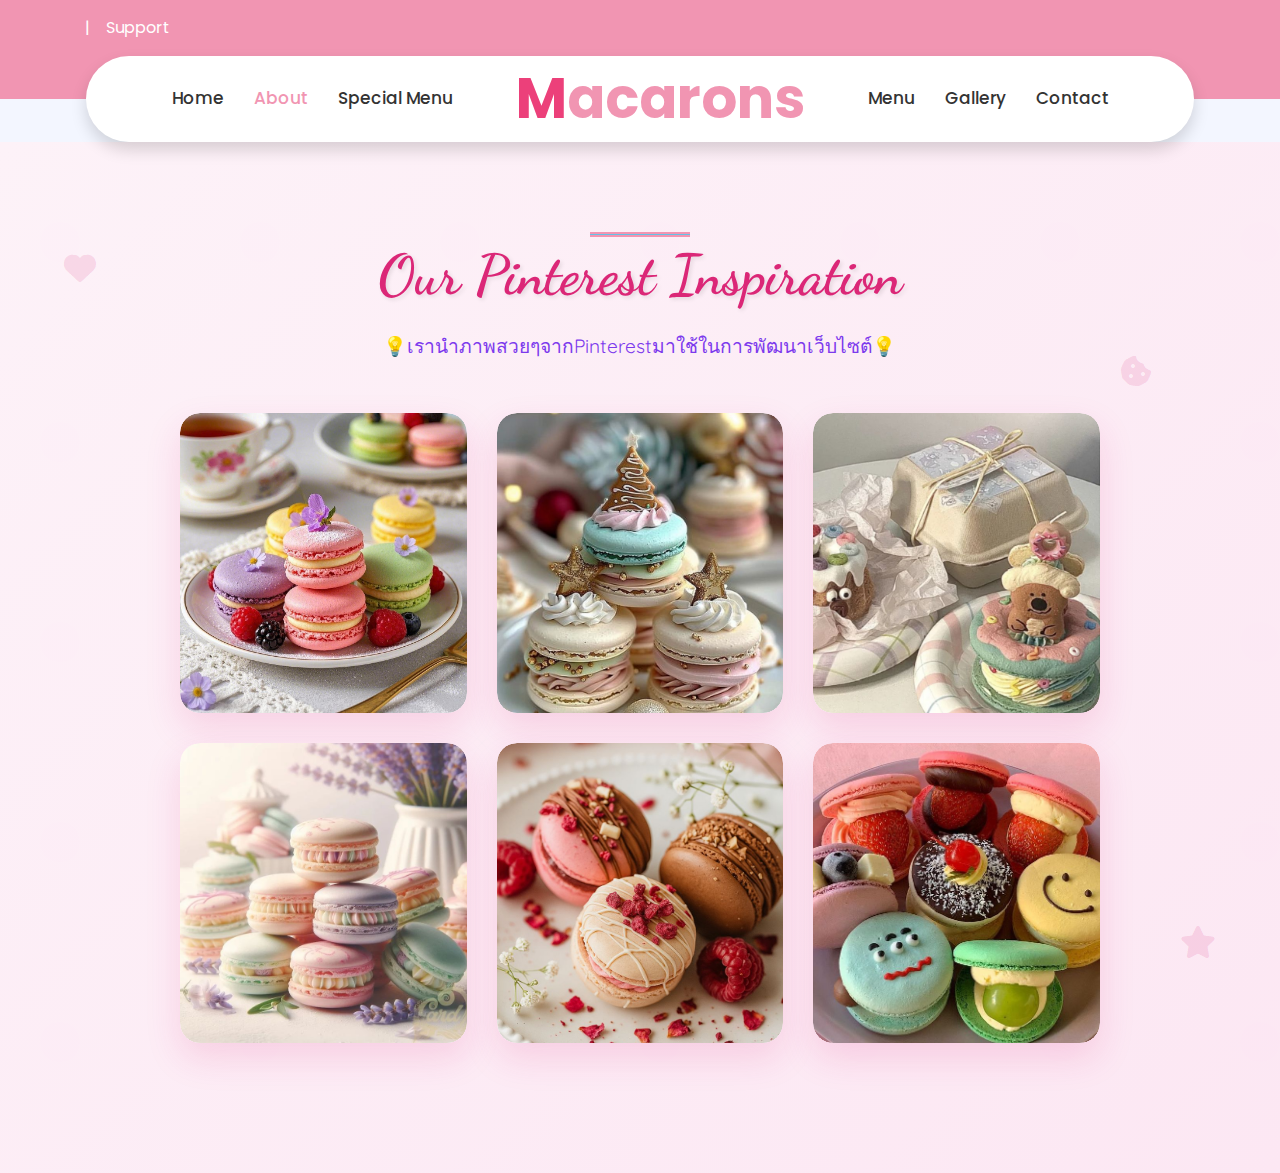
<file: Support.html>
<!DOCTYPE html>
<html lang="en">

<head>
    <meta charset="utf-8">
    <title>Macarons Lovers</title>
    <meta content="width=device-width, initial-scale=1.0" name="viewport">
    <meta content="Free HTML Templates" name="keywords">
    <meta content="Free HTML Templates" name="description">

    <!-- Favicon -->
    <link href="img/favicon.ico" rel="icon">

    <!-- Google Web Fonts -->
    <link rel="preconnect" href="https://fonts.gstatic.com">
    <link href="https://fonts.googleapis.com/css2?family=Poppins:wght@400;500;600;700&display=swap" rel="stylesheet">
    <!-- เพิ่มฟอนต์สำหรับเนื้อหา -->
    <link href="https://fonts.googleapis.com/css2?family=Dancing+Script:wght@400;600&family=Quicksand:wght@300;400;500&display=swap" rel="stylesheet">

    <!-- Font Awesome -->
    <link href="https://cdnjs.cloudflare.com/ajax/libs/font-awesome/5.10.0/css/all.min.css" rel="stylesheet">
    <!-- เพิ่ม Font Awesome 6 -->
    <link rel="stylesheet" href="https://cdnjs.cloudflare.com/ajax/libs/font-awesome/6.4.0/css/all.min.css">

    <!-- Libraries Stylesheet -->
    <link href="lib/owlcarousel/assets/owl.carousel.min.css" rel="stylesheet">
    <link href="lib/lightbox/css/lightbox.min.css" rel="stylesheet">

    <!-- Customized Bootstrap Stylesheet -->
    <link href="css/style.css" rel="stylesheet">

    <style>
        /* สไตล์พิเศษสำหรับส่วน Pinterest */
        .pinterest-section {
            padding: 100px 0;
            background: linear-gradient(135deg, #fdf2f8 0%, #fce7f3 100%);
            position: relative;
            overflow: hidden;
        }
        
        .pinterest-section::before {
            content: '';
            position: absolute;
            top: 0;
            left: 0;
            width: 100%;
            height: 100%;
            background-image: url('data:image/svg+xml;utf8,<svg xmlns="http://www.w3.org/2000/svg" width="100" height="100" viewBox="0 0 100 100"><path fill="%23f8b4d9" opacity="0.1" d="M20,50 C20,50 20,60 30,60 C40,60 40,50 40,50 C40,50 40,40 30,40 C20,40 20,50 20,50 Z"/></svg>');
            background-size: 200px;
            opacity: 0.1;
            z-index: 0;
        }
        
        .section-title {
            position: relative;
            z-index: 1;
        }
        
        .section-title h2 {
            font-family: 'Dancing Script', cursive;
            font-size: 3.5rem;
            color: #db2777;
            margin-bottom: 20px;
            text-shadow: 2px 2px 4px rgba(0,0,0,0.1);
        }
        
        .section-title p {
            font-family: 'Quicksand', sans-serif;
            font-size: 1.2rem;
            color: #7c3aed;
            max-width: 700px;
            margin: 0 auto 50px;
            line-height: 1.8;
        }
        
        .pinterest-cards {
            position: relative;
            z-index: 1;
        }
        
        .pinterest-card {
            background: transparent; /* เปลี่ยนพื้นหลังเป็นโปร่งใส */
            border-radius: 20px;
            overflow: hidden;
            box-shadow: 0 15px 35px rgba(219, 39, 119, 0.15);
            transition: all 0.4s cubic-bezier(0.175, 0.885, 0.32, 1.275);
            margin-bottom: 30px;
            position: relative;
            height: 300px; /* ลดความสูงเพราะไม่มีส่วนเนื้อหาข้างล่าง */
        }
        
        .pinterest-card:hover {
            transform: translateY(-15px) scale(1.02);
            box-shadow: 0 25px 50px rgba(219, 39, 119, 0.25);
        }
        
        .pinterest-image {
            height: 100%; /* ใช้ความสูงเต็มที่ของ card */
            overflow: hidden;
            position: relative;
            border-radius: 20px; /* ทำให้รูปมีมุมโค้ง */
        }
        
        .pinterest-image img {
            width: 100%;
            height: 100%;
            object-fit: cover;
            transition: transform 0.8s ease;
            border-radius: 20px; /* ทำให้รูปมีมุมโค้ง */
        }
        
        .pinterest-card:hover .pinterest-image img {
            transform: scale(1.1);
        }
        
        .pinterest-overlay {
            position: absolute;
            top: 0;
            left: 0;
            width: 100%;
            height: 100%;
            background: linear-gradient(to bottom, transparent 40%, rgba(219, 39, 119, 0.3) 100%);
            opacity: 0;
            transition: opacity 0.3s ease;
            border-radius: 20px; /* ทำให้ overlay มีมุมโค้ง */
        }
        
        .pinterest-card:hover .pinterest-overlay {
            opacity: 0.7;
        }
        
        /* เอฟเฟกต์ภาพลอย */
        .floating-elements {
            position: absolute;
            width: 100%;
            height: 100%;
            top: 0;
            left: 0;
            pointer-events: none;
            z-index: 0;
        }
        
        .floating-element {
            position: absolute;
            font-size: 2rem;
            color: rgba(219, 39, 119, 0.15);
            animation: float 6s ease-in-out infinite;
        }
        
        .floating-element:nth-child(1) { top: 10%; left: 5%; animation-delay: 0s; }
        .floating-element:nth-child(2) { top: 20%; right: 10%; animation-delay: 1s; }
        .floating-element:nth-child(3) { bottom: 30%; left: 15%; animation-delay: 2s; }
        .floating-element:nth-child(4) { bottom: 20%; right: 5%; animation-delay: 3s; }
        .floating-element:nth-child(5) { top: 40%; right: 20%; animation-delay: 4s; }
        
        @keyframes float {
            0%, 100% { transform: translateY(0) rotate(0deg); }
            50% { transform: translateY(-20px) rotate(10deg); }
        }
        
        /* Responsive Design */
        @media (max-width: 768px) {
            .pinterest-section {
                padding: 60px 0;
            }
            
            .section-title h2 {
                font-size: 2.5rem;
            }
            
            .section-title p {
                font-size: 1rem;
                padding: 0 15px;
            }
            
            .pinterest-card {
                height: 250px; /* ปรับความสูงสำหรับมือถือ */
                margin-bottom: 20px;
            }
        }

        @media (max-width: 576px) {
            .pinterest-card {
                height: 200px;
            }
        }
    </style>
</head>

<body>
    <!-- Topbar Start -->
    <div class="container-fluid bg-primary py-3 d-none d-md-block">
        <div class="container">
            <div class="row">
                <div class="col-md-6 text-center text-lg-left mb-2 mb-lg-0">
                    <div class="d-inline-flex align-items-center">
                        <span class="text-white">|</span>
                        <a class="text-white pl-3" href="Support.html">Support</a>
                    </div>
                </div>
            </div>
        </div>
    </div>
    <!-- Topbar End -->


    <!-- Navbar Start -->
    <div class="container-fluid position-relative nav-bar p-0">
        <div class="container-lg position-relative p-0 px-lg-3" style="z-index: 9;">
            <nav class="navbar navbar-expand-lg bg-white navbar-light shadow p-lg-0">
                <a href="index.html" class="navbar-brand d-block d-lg-none">
                    <h1 class="m-0 display-4 text-primary"><span class="text-secondary">i</span>CREAM</h1>
                </a>
                <button type="button" class="navbar-toggler" data-toggle="collapse" data-target="#navbarCollapse">
                    <span class="navbar-toggler-icon"></span>
                </button>
                <div class="collapse navbar-collapse justify-content-between" id="navbarCollapse">
                    <div class="navbar-nav ml-auto py-0">
                        <a href="index.html" class="nav-item nav-link">Home</a>
                        <a href="about.html" class="nav-item nav-link active">About</a>
                        <a href="product.html" class="nav-item nav-link">Special Menu</a>
                    </div>
                    <a href="index.html" class="navbar-brand mx-5 d-none d-lg-block">
                        <h1 class="m-0 display-4 text-primary"><span class="text-secondary">M</span>acarons</h1>
                    </a>
                    <div class="navbar-nav mr-auto py-0">
                        <a href="service.html" class="nav-item nav-link">Menu</a>
                        <a href="gallery.html" class="nav-item nav-link">Gallery</a>
                        <a href="contact.html" class="nav-item nav-link">Contact</a>
                    </div>
                </div>
            </nav>
        </div>
    </div>
    <!-- Navbar End -->
    
    <!-- Pinterest Inspiration Section Start -->
    <section class="pinterest-section">
        <div class="floating-elements">
            <div class="floating-element"><i class="fas fa-heart"></i></div>
            <div class="floating-element"><i class="fas fa-cookie-bite"></i></div>
            <div class="floating-element"><i class="fas fa-palette"></i></div>
            <div class="floating-element"><i class="fas fa-star"></i></div>
            <div class="floating-element"><i class="fas fa-gem"></i></div>
        </div>
        
        <div class="container">
            <div class="row justify-content-center">
                <div class="col-lg-10">
                    <div class="section-title text-center">
                        <h2>Our Pinterest Inspiration</h2>
                        <p>💡เรานำภาพสวยๆจากPinterestมาใช้ในการพัฒนาเว็บไซต์💡</p>
                    </div>
                    
                    <div class="row pinterest-cards">
                        <!-- Card 1 -->
                        <div class="col-lg-4 col-md-6">
                            <div class="pinterest-card">
                                <div class="pinterest-image">
                                    <img src="img/about.jpg" alt="Macarons Inspiration">
                                    <div class="pinterest-overlay"></div>
                                </div>
                            </div>
                        </div>
                        
                        <!-- Card 2 -->
                        <div class="col-lg-4 col-md-6">
                            <div class="pinterest-card">
                                <div class="pinterest-image">
                                    <img src="img/s4.jpg" alt="Macarons Inspiration">
                                    <div class="pinterest-overlay"></div>
                                </div>
                            </div>
                        </div>
                        
                        <!-- Card 3 -->
                        <div class="col-lg-4 col-md-6">
                            <div class="pinterest-card">
                                <div class="pinterest-image">
                                    <img src="img/product-8.jpg" alt="Macarons Inspiration">
                                    <div class="pinterest-overlay"></div>
                                </div>
                            </div>
                        </div>
                        
                        <!-- Card 4 -->
                        <div class="col-lg-4 col-md-6">
                            <div class="pinterest-card">
                                <div class="pinterest-image">
                                    <img src="img/s1.jpg" alt="Macarons Inspiration">
                                    <div class="pinterest-overlay"></div>
                                </div>
                            </div>
                        </div>
                        
                        <!-- Card 5 -->
                        <div class="col-lg-4 col-md-6">
                            <div class="pinterest-card">
                                <div class="pinterest-image">
                                    <img src="img/s3.jpg" alt="Macarons Inspiration">
                                    <div class="pinterest-overlay"></div>
                                </div>
                            </div>
                        </div>
                        
                        <!-- Card 6 -->
                        <div class="col-lg-4 col-md-6">
                            <div class="pinterest-card">
                                <div class="pinterest-image">
                                    <img src="img/s2.jpg" alt="Macarons Inspiration">
                                    <div class="pinterest-overlay"></div>
                                </div>
                            </div>
                        </div>
                    </div>
                    
                    <!-- Inspiration Note -->
                    
                </div>
            </div>
        </div>
    </section>
    <!-- Pinterest Inspiration Section End -->
    
</body>
</html>
</file>
<file: css/style.css>
/******* Bootstrap Theming ********/
/*!
 * Bootstrap v4.5.3 (https://getbootstrap.com/)
 * Copyright 2011-2020 The Bootstrap Authors
 * Copyright 2011-2020 Twitter, Inc.
 * Licensed under MIT (https://github.com/twbs/bootstrap/blob/main/LICENSE)
 */
:root {
  --blue: #0095ff;
  --indigo: #6610f2;
  --purple: #6f42c1;
  --pink: #e83e8c;
  --red: #dc3545;
  --orange: #fd7e14;
  --yellow: #ffc107;
  --green: #28a745;
  --teal: #20c997;
  --cyan: #17a2b8;
  --white: #fff;
  --gray: #6c757d;
  --gray-dark: #343a40;
  --primary: #F195B2;
  --secondary: #62C3E7;
  --success: #28a745;
  --info: #17a2b8;
  --warning: #ffc107;
  --danger: #dc3545;
  --light: #FFFFFF;
  --dark: #333333;
  --breakpoint-xs: 0;
  --breakpoint-sm: 576px;
  --breakpoint-md: 768px;
  --breakpoint-lg: 992px;
  --breakpoint-xl: 1200px;
  --font-family-sans-serif: "Poppins", sans-serif;
  --font-family-monospace: SFMono-Regular, Menlo, Monaco, Consolas, "Liberation Mono", "Courier New", monospace;
}

*,
*::before,
*::after {
  box-sizing: border-box;
}

html {
  font-family: sans-serif;
  line-height: 1.15;
  -webkit-text-size-adjust: 100%;
  -webkit-tap-highlight-color: rgba(0, 0, 0, 0);
}

article, aside, figcaption, figure, footer, header, hgroup, main, nav, section {
  display: block;
}

body {
  margin: 0;
  font-family: "Poppins", sans-serif;
  font-size: 1rem;
  font-weight: 400;
  line-height: 1.5;
  color: #555555;
  text-align: left;
  background-color: #F3F6FF;
}

[tabindex="-1"]:focus:not(:focus-visible) {
  outline: 0 !important;
}

hr {
  box-sizing: content-box;
  height: 0;
  overflow: visible;
}

h1, h2, h3, h4, h5, h6 {
  margin-top: 0;
  margin-bottom: 0.5rem;
}

p {
  margin-top: 0;
  margin-bottom: 1rem;
}

abbr[title],
abbr[data-original-title] {
  text-decoration: underline;
  text-decoration: underline dotted;
  cursor: help;
  border-bottom: 0;
  text-decoration-skip-ink: none;
}

address {
  margin-bottom: 1rem;
  font-style: normal;
  line-height: inherit;
}

ol,
ul,
dl {
  margin-top: 0;
  margin-bottom: 1rem;
}

ol ol,
ul ul,
ol ul,
ul ol {
  margin-bottom: 0;
}

dt {
  font-weight: 700;
}

dd {
  margin-bottom: .5rem;
  margin-left: 0;
}

blockquote {
  margin: 0 0 1rem;
}

b,
strong {
  font-weight: bolder;
}

small {
  font-size: 80%;
}

sub,
sup {
  position: relative;
  font-size: 75%;
  line-height: 0;
  vertical-align: baseline;
}

sub {
  bottom: -.25em;
}

sup {
  top: -.5em;
}

a {
  color: #F195B2;
  text-decoration: none;
  background-color: transparent;
}

a:hover {
  color: #e85181;
  text-decoration: underline;
}

a:not([href]):not([class]) {
  color: inherit;
  text-decoration: none;
}

a:not([href]):not([class]):hover {
  color: inherit;
  text-decoration: none;
}

pre,
code,
kbd,
samp {
  font-family: SFMono-Regular, Menlo, Monaco, Consolas, "Liberation Mono", "Courier New", monospace;
  font-size: 1em;
}

pre {
  margin-top: 0;
  margin-bottom: 1rem;
  overflow: auto;
  -ms-overflow-style: scrollbar;
}

figure {
  margin: 0 0 1rem;
}

img {
  vertical-align: middle;
  border-style: none;
}

svg {
  overflow: hidden;
  vertical-align: middle;
}

table {
  border-collapse: collapse;
}

caption {
  padding-top: 0.75rem;
  padding-bottom: 0.75rem;
  color: #6c757d;
  text-align: left;
  caption-side: bottom;
}

th {
  text-align: inherit;
  text-align: -webkit-match-parent;
}

label {
  display: inline-block;
  margin-bottom: 0.5rem;
}

button {
  border-radius: 0;
}

button:focus {
  outline: 1px dotted;
  outline: 5px auto -webkit-focus-ring-color;
}

input,
button,
select,
optgroup,
textarea {
  margin: 0;
  font-family: inherit;
  font-size: inherit;
  line-height: inherit;
}

button,
input {
  overflow: visible;
}

button,
select {
  text-transform: none;
}

[role="button"] {
  cursor: pointer;
}

select {
  word-wrap: normal;
}

button,
[type="button"],
[type="reset"],
[type="submit"] {
  -webkit-appearance: button;
}

button:not(:disabled),
[type="button"]:not(:disabled),
[type="reset"]:not(:disabled),
[type="submit"]:not(:disabled) {
  cursor: pointer;
}

button::-moz-focus-inner,
[type="button"]::-moz-focus-inner,
[type="reset"]::-moz-focus-inner,
[type="submit"]::-moz-focus-inner {
  padding: 0;
  border-style: none;
}

input[type="radio"],
input[type="checkbox"] {
  box-sizing: border-box;
  padding: 0;
}

textarea {
  overflow: auto;
  resize: vertical;
}

fieldset {
  min-width: 0;
  padding: 0;
  margin: 0;
  border: 0;
}

legend {
  display: block;
  width: 100%;
  max-width: 100%;
  padding: 0;
  margin-bottom: .5rem;
  font-size: 1.5rem;
  line-height: inherit;
  color: inherit;
  white-space: normal;
}

@media (max-width: 1200px) {
  legend {
    font-size: calc(1.275rem + 0.3vw) ;
  }
}

progress {
  vertical-align: baseline;
}

[type="number"]::-webkit-inner-spin-button,
[type="number"]::-webkit-outer-spin-button {
  height: auto;
}

[type="search"] {
  outline-offset: -2px;
  -webkit-appearance: none;
}

[type="search"]::-webkit-search-decoration {
  -webkit-appearance: none;
}

::-webkit-file-upload-button {
  font: inherit;
  -webkit-appearance: button;
}

output {
  display: inline-block;
}

summary {
  display: list-item;
  cursor: pointer;
}

template {
  display: none;
}

[hidden] {
  display: none !important;
}

h1, h2, h3, h4, h5, h6,
.h1, .h2, .h3, .h4, .h5, .h6 {
  margin-bottom: 0.5rem;
  font-weight: 500;
  line-height: 1.2;
  color: #333333;
}

h1, .h1 {
  font-size: 2.5rem;
}

@media (max-width: 1200px) {
  h1, .h1 {
    font-size: calc(1.375rem + 1.5vw) ;
  }
}

h2, .h2 {
  font-size: 2rem;
}

@media (max-width: 1200px) {
  h2, .h2 {
    font-size: calc(1.325rem + 0.9vw) ;
  }
}

h3, .h3 {
  font-size: 1.75rem;
}

@media (max-width: 1200px) {
  h3, .h3 {
    font-size: calc(1.3rem + 0.6vw) ;
  }
}

h4, .h4 {
  font-size: 1.5rem;
}

@media (max-width: 1200px) {
  h4, .h4 {
    font-size: calc(1.275rem + 0.3vw) ;
  }
}

h5, .h5 {
  font-size: 1.25rem;
}

h6, .h6 {
  font-size: 1rem;
}

.lead {
  font-size: 1.25rem;
  font-weight: 300;
}

.display-1 {
  font-size: 6rem;
  font-weight: 300;
  line-height: 1.2;
}

@media (max-width: 1200px) {
  .display-1 {
    font-size: calc(1.725rem + 5.7vw) ;
  }
}

.display-2 {
  font-size: 5.5rem;
  font-weight: 300;
  line-height: 1.2;
}

@media (max-width: 1200px) {
  .display-2 {
    font-size: calc(1.675rem + 5.1vw) ;
  }
}

.display-3 {
  font-size: 4.5rem;
  font-weight: 300;
  line-height: 1.2;
}

@media (max-width: 1200px) {
  .display-3 {
    font-size: calc(1.575rem + 3.9vw) ;
  }
}

.display-4 {
  font-size: 3.5rem;
  font-weight: 300;
  line-height: 1.2;
}

@media (max-width: 1200px) {
  .display-4 {
    font-size: calc(1.475rem + 2.7vw) ;
  }
}

hr {
  margin-top: 1rem;
  margin-bottom: 1rem;
  border: 0;
  border-top: 1px solid rgba(0, 0, 0, 0.1);
}

small,
.small {
  font-size: 80%;
  font-weight: 400;
}

mark,
.mark {
  padding: 0.2em;
  background-color: #fcf8e3;
}

.list-unstyled {
  padding-left: 0;
  list-style: none;
}

.list-inline {
  padding-left: 0;
  list-style: none;
}

.list-inline-item {
  display: inline-block;
}

.list-inline-item:not(:last-child) {
  margin-right: 0.5rem;
}

.initialism {
  font-size: 90%;
  text-transform: uppercase;
}

.blockquote {
  margin-bottom: 1rem;
  font-size: 1.25rem;
}

.blockquote-footer {
  display: block;
  font-size: 80%;
  color: #6c757d;
}

.blockquote-footer::before {
  content: "\2014\00A0";
}

.img-fluid {
  max-width: 100%;
  height: auto;
}

.img-thumbnail {
  padding: 0.25rem;
  background-color: #F3F6FF;
  border: 1px solid #dee2e6;
  border-radius: 5px;
  max-width: 100%;
  height: auto;
}

.figure {
  display: inline-block;
}

.figure-img {
  margin-bottom: 0.5rem;
  line-height: 1;
}

.figure-caption {
  font-size: 90%;
  color: #6c757d;
}

code {
  font-size: 87.5%;
  color: #e83e8c;
  word-wrap: break-word;
}

a > code {
  color: inherit;
}

kbd {
  padding: 0.2rem 0.4rem;
  font-size: 87.5%;
  color: #fff;
  background-color: #212529;
  border-radius: 0.2rem;
}

kbd kbd {
  padding: 0;
  font-size: 100%;
  font-weight: 700;
}

pre {
  display: block;
  font-size: 87.5%;
  color: #212529;
}

pre code {
  font-size: inherit;
  color: inherit;
  word-break: normal;
}

.pre-scrollable {
  max-height: 340px;
  overflow-y: scroll;
}

.container,
.container-fluid,
.container-sm,
.container-md,
.container-lg,
.container-xl {
  width: 100%;
  padding-right: 15px;
  padding-left: 15px;
  margin-right: auto;
  margin-left: auto;
}

@media (min-width: 576px) {
  .container, .container-sm {
    max-width: 540px;
  }
}

@media (min-width: 768px) {
  .container, .container-sm, .container-md {
    max-width: 720px;
  }
}

@media (min-width: 992px) {
  .container, .container-sm, .container-md, .container-lg {
    max-width: 960px;
  }
}

@media (min-width: 1200px) {
  .container, .container-sm, .container-md, .container-lg, .container-xl {
    max-width: 1140px;
  }
}

.row {
  display: flex;
  flex-wrap: wrap;
  margin-right: -15px;
  margin-left: -15px;
}

.no-gutters {
  margin-right: 0;
  margin-left: 0;
}

.no-gutters > .col,
.no-gutters > [class*="col-"] {
  padding-right: 0;
  padding-left: 0;
}

.col-1, .col-2, .col-3, .col-4, .col-5, .col-6, .col-7, .col-8, .col-9, .col-10, .col-11, .col-12, .col,
.col-auto, .col-sm-1, .col-sm-2, .col-sm-3, .col-sm-4, .col-sm-5, .col-sm-6, .col-sm-7, .col-sm-8, .col-sm-9, .col-sm-10, .col-sm-11, .col-sm-12, .col-sm,
.col-sm-auto, .col-md-1, .col-md-2, .col-md-3, .col-md-4, .col-md-5, .col-md-6, .col-md-7, .col-md-8, .col-md-9, .col-md-10, .col-md-11, .col-md-12, .col-md,
.col-md-auto, .col-lg-1, .col-lg-2, .col-lg-3, .col-lg-4, .col-lg-5, .col-lg-6, .col-lg-7, .col-lg-8, .col-lg-9, .col-lg-10, .col-lg-11, .col-lg-12, .col-lg,
.col-lg-auto, .col-xl-1, .col-xl-2, .col-xl-3, .col-xl-4, .col-xl-5, .col-xl-6, .col-xl-7, .col-xl-8, .col-xl-9, .col-xl-10, .col-xl-11, .col-xl-12, .col-xl,
.col-xl-auto {
  position: relative;
  width: 100%;
  padding-right: 15px;
  padding-left: 15px;
}

.col {
  flex-basis: 0;
  flex-grow: 1;
  max-width: 100%;
}

.row-cols-1 > * {
  flex: 0 0 100%;
  max-width: 100%;
}

.row-cols-2 > * {
  flex: 0 0 50%;
  max-width: 50%;
}

.row-cols-3 > * {
  flex: 0 0 33.33333%;
  max-width: 33.33333%;
}

.row-cols-4 > * {
  flex: 0 0 25%;
  max-width: 25%;
}

.row-cols-5 > * {
  flex: 0 0 20%;
  max-width: 20%;
}

.row-cols-6 > * {
  flex: 0 0 16.66667%;
  max-width: 16.66667%;
}

.col-auto {
  flex: 0 0 auto;
  width: auto;
  max-width: 100%;
}

.col-1 {
  flex: 0 0 8.33333%;
  max-width: 8.33333%;
}

.col-2 {
  flex: 0 0 16.66667%;
  max-width: 16.66667%;
}

.col-3 {
  flex: 0 0 25%;
  max-width: 25%;
}

.col-4 {
  flex: 0 0 33.33333%;
  max-width: 33.33333%;
}

.col-5 {
  flex: 0 0 41.66667%;
  max-width: 41.66667%;
}

.col-6 {
  flex: 0 0 50%;
  max-width: 50%;
}

.col-7 {
  flex: 0 0 58.33333%;
  max-width: 58.33333%;
}

.col-8 {
  flex: 0 0 66.66667%;
  max-width: 66.66667%;
}

.col-9 {
  flex: 0 0 75%;
  max-width: 75%;
}

.col-10 {
  flex: 0 0 83.33333%;
  max-width: 83.33333%;
}

.col-11 {
  flex: 0 0 91.66667%;
  max-width: 91.66667%;
}

.col-12 {
  flex: 0 0 100%;
  max-width: 100%;
}

.order-first {
  order: -1;
}

.order-last {
  order: 13;
}

.order-0 {
  order: 0;
}

.order-1 {
  order: 1;
}

.order-2 {
  order: 2;
}

.order-3 {
  order: 3;
}

.order-4 {
  order: 4;
}

.order-5 {
  order: 5;
}

.order-6 {
  order: 6;
}

.order-7 {
  order: 7;
}

.order-8 {
  order: 8;
}

.order-9 {
  order: 9;
}

.order-10 {
  order: 10;
}

.order-11 {
  order: 11;
}

.order-12 {
  order: 12;
}

.offset-1 {
  margin-left: 8.33333%;
}

.offset-2 {
  margin-left: 16.66667%;
}

.offset-3 {
  margin-left: 25%;
}

.offset-4 {
  margin-left: 33.33333%;
}

.offset-5 {
  margin-left: 41.66667%;
}

.offset-6 {
  margin-left: 50%;
}

.offset-7 {
  margin-left: 58.33333%;
}

.offset-8 {
  margin-left: 66.66667%;
}

.offset-9 {
  margin-left: 75%;
}

.offset-10 {
  margin-left: 83.33333%;
}

.offset-11 {
  margin-left: 91.66667%;
}

@media (min-width: 576px) {
  .col-sm {
    flex-basis: 0;
    flex-grow: 1;
    max-width: 100%;
  }
  .row-cols-sm-1 > * {
    flex: 0 0 100%;
    max-width: 100%;
  }
  .row-cols-sm-2 > * {
    flex: 0 0 50%;
    max-width: 50%;
  }
  .row-cols-sm-3 > * {
    flex: 0 0 33.33333%;
    max-width: 33.33333%;
  }
  .row-cols-sm-4 > * {
    flex: 0 0 25%;
    max-width: 25%;
  }
  .row-cols-sm-5 > * {
    flex: 0 0 20%;
    max-width: 20%;
  }
  .row-cols-sm-6 > * {
    flex: 0 0 16.66667%;
    max-width: 16.66667%;
  }
  .col-sm-auto {
    flex: 0 0 auto;
    width: auto;
    max-width: 100%;
  }
  .col-sm-1 {
    flex: 0 0 8.33333%;
    max-width: 8.33333%;
  }
  .col-sm-2 {
    flex: 0 0 16.66667%;
    max-width: 16.66667%;
  }
  .col-sm-3 {
    flex: 0 0 25%;
    max-width: 25%;
  }
  .col-sm-4 {
    flex: 0 0 33.33333%;
    max-width: 33.33333%;
  }
  .col-sm-5 {
    flex: 0 0 41.66667%;
    max-width: 41.66667%;
  }
  .col-sm-6 {
    flex: 0 0 50%;
    max-width: 50%;
  }
  .col-sm-7 {
    flex: 0 0 58.33333%;
    max-width: 58.33333%;
  }
  .col-sm-8 {
    flex: 0 0 66.66667%;
    max-width: 66.66667%;
  }
  .col-sm-9 {
    flex: 0 0 75%;
    max-width: 75%;
  }
  .col-sm-10 {
    flex: 0 0 83.33333%;
    max-width: 83.33333%;
  }
  .col-sm-11 {
    flex: 0 0 91.66667%;
    max-width: 91.66667%;
  }
  .col-sm-12 {
    flex: 0 0 100%;
    max-width: 100%;
  }
  .order-sm-first {
    order: -1;
  }
  .order-sm-last {
    order: 13;
  }
  .order-sm-0 {
    order: 0;
  }
  .order-sm-1 {
    order: 1;
  }
  .order-sm-2 {
    order: 2;
  }
  .order-sm-3 {
    order: 3;
  }
  .order-sm-4 {
    order: 4;
  }
  .order-sm-5 {
    order: 5;
  }
  .order-sm-6 {
    order: 6;
  }
  .order-sm-7 {
    order: 7;
  }
  .order-sm-8 {
    order: 8;
  }
  .order-sm-9 {
    order: 9;
  }
  .order-sm-10 {
    order: 10;
  }
  .order-sm-11 {
    order: 11;
  }
  .order-sm-12 {
    order: 12;
  }
  .offset-sm-0 {
    margin-left: 0;
  }
  .offset-sm-1 {
    margin-left: 8.33333%;
  }
  .offset-sm-2 {
    margin-left: 16.66667%;
  }
  .offset-sm-3 {
    margin-left: 25%;
  }
  .offset-sm-4 {
    margin-left: 33.33333%;
  }
  .offset-sm-5 {
    margin-left: 41.66667%;
  }
  .offset-sm-6 {
    margin-left: 50%;
  }
  .offset-sm-7 {
    margin-left: 58.33333%;
  }
  .offset-sm-8 {
    margin-left: 66.66667%;
  }
  .offset-sm-9 {
    margin-left: 75%;
  }
  .offset-sm-10 {
    margin-left: 83.33333%;
  }
  .offset-sm-11 {
    margin-left: 91.66667%;
  }
}

@media (min-width: 768px) {
  .col-md {
    flex-basis: 0;
    flex-grow: 1;
    max-width: 100%;
  }
  .row-cols-md-1 > * {
    flex: 0 0 100%;
    max-width: 100%;
  }
  .row-cols-md-2 > * {
    flex: 0 0 50%;
    max-width: 50%;
  }
  .row-cols-md-3 > * {
    flex: 0 0 33.33333%;
    max-width: 33.33333%;
  }
  .row-cols-md-4 > * {
    flex: 0 0 25%;
    max-width: 25%;
  }
  .row-cols-md-5 > * {
    flex: 0 0 20%;
    max-width: 20%;
  }
  .row-cols-md-6 > * {
    flex: 0 0 16.66667%;
    max-width: 16.66667%;
  }
  .col-md-auto {
    flex: 0 0 auto;
    width: auto;
    max-width: 100%;
  }
  .col-md-1 {
    flex: 0 0 8.33333%;
    max-width: 8.33333%;
  }
  .col-md-2 {
    flex: 0 0 16.66667%;
    max-width: 16.66667%;
  }
  .col-md-3 {
    flex: 0 0 25%;
    max-width: 25%;
  }
  .col-md-4 {
    flex: 0 0 33.33333%;
    max-width: 33.33333%;
  }
  .col-md-5 {
    flex: 0 0 41.66667%;
    max-width: 41.66667%;
  }
  .col-md-6 {
    flex: 0 0 50%;
    max-width: 50%;
  }
  .col-md-7 {
    flex: 0 0 58.33333%;
    max-width: 58.33333%;
  }
  .col-md-8 {
    flex: 0 0 66.66667%;
    max-width: 66.66667%;
  }
  .col-md-9 {
    flex: 0 0 75%;
    max-width: 75%;
  }
  .col-md-10 {
    flex: 0 0 83.33333%;
    max-width: 83.33333%;
  }
  .col-md-11 {
    flex: 0 0 91.66667%;
    max-width: 91.66667%;
  }
  .col-md-12 {
    flex: 0 0 100%;
    max-width: 100%;
  }
  .order-md-first {
    order: -1;
  }
  .order-md-last {
    order: 13;
  }
  .order-md-0 {
    order: 0;
  }
  .order-md-1 {
    order: 1;
  }
  .order-md-2 {
    order: 2;
  }
  .order-md-3 {
    order: 3;
  }
  .order-md-4 {
    order: 4;
  }
  .order-md-5 {
    order: 5;
  }
  .order-md-6 {
    order: 6;
  }
  .order-md-7 {
    order: 7;
  }
  .order-md-8 {
    order: 8;
  }
  .order-md-9 {
    order: 9;
  }
  .order-md-10 {
    order: 10;
  }
  .order-md-11 {
    order: 11;
  }
  .order-md-12 {
    order: 12;
  }
  .offset-md-0 {
    margin-left: 0;
  }
  .offset-md-1 {
    margin-left: 8.33333%;
  }
  .offset-md-2 {
    margin-left: 16.66667%;
  }
  .offset-md-3 {
    margin-left: 25%;
  }
  .offset-md-4 {
    margin-left: 33.33333%;
  }
  .offset-md-5 {
    margin-left: 41.66667%;
  }
  .offset-md-6 {
    margin-left: 50%;
  }
  .offset-md-7 {
    margin-left: 58.33333%;
  }
  .offset-md-8 {
    margin-left: 66.66667%;
  }
  .offset-md-9 {
    margin-left: 75%;
  }
  .offset-md-10 {
    margin-left: 83.33333%;
  }
  .offset-md-11 {
    margin-left: 91.66667%;
  }
}

@media (min-width: 992px) {
  .col-lg {
    flex-basis: 0;
    flex-grow: 1;
    max-width: 100%;
  }
  .row-cols-lg-1 > * {
    flex: 0 0 100%;
    max-width: 100%;
  }
  .row-cols-lg-2 > * {
    flex: 0 0 50%;
    max-width: 50%;
  }
  .row-cols-lg-3 > * {
    flex: 0 0 33.33333%;
    max-width: 33.33333%;
  }
  .row-cols-lg-4 > * {
    flex: 0 0 25%;
    max-width: 25%;
  }
  .row-cols-lg-5 > * {
    flex: 0 0 20%;
    max-width: 20%;
  }
  .row-cols-lg-6 > * {
    flex: 0 0 16.66667%;
    max-width: 16.66667%;
  }
  .col-lg-auto {
    flex: 0 0 auto;
    width: auto;
    max-width: 100%;
  }
  .col-lg-1 {
    flex: 0 0 8.33333%;
    max-width: 8.33333%;
  }
  .col-lg-2 {
    flex: 0 0 16.66667%;
    max-width: 16.66667%;
  }
  .col-lg-3 {
    flex: 0 0 25%;
    max-width: 25%;
  }
  .col-lg-4 {
    flex: 0 0 33.33333%;
    max-width: 33.33333%;
  }
  .col-lg-5 {
    flex: 0 0 41.66667%;
    max-width: 41.66667%;
  }
  .col-lg-6 {
    flex: 0 0 50%;
    max-width: 50%;
  }
  .col-lg-7 {
    flex: 0 0 58.33333%;
    max-width: 58.33333%;
  }
  .col-lg-8 {
    flex: 0 0 66.66667%;
    max-width: 66.66667%;
  }
  .col-lg-9 {
    flex: 0 0 75%;
    max-width: 75%;
  }
  .col-lg-10 {
    flex: 0 0 83.33333%;
    max-width: 83.33333%;
  }
  .col-lg-11 {
    flex: 0 0 91.66667%;
    max-width: 91.66667%;
  }
  .col-lg-12 {
    flex: 0 0 100%;
    max-width: 100%;
  }
  .order-lg-first {
    order: -1;
  }
  .order-lg-last {
    order: 13;
  }
  .order-lg-0 {
    order: 0;
  }
  .order-lg-1 {
    order: 1;
  }
  .order-lg-2 {
    order: 2;
  }
  .order-lg-3 {
    order: 3;
  }
  .order-lg-4 {
    order: 4;
  }
  .order-lg-5 {
    order: 5;
  }
  .order-lg-6 {
    order: 6;
  }
  .order-lg-7 {
    order: 7;
  }
  .order-lg-8 {
    order: 8;
  }
  .order-lg-9 {
    order: 9;
  }
  .order-lg-10 {
    order: 10;
  }
  .order-lg-11 {
    order: 11;
  }
  .order-lg-12 {
    order: 12;
  }
  .offset-lg-0 {
    margin-left: 0;
  }
  .offset-lg-1 {
    margin-left: 8.33333%;
  }
  .offset-lg-2 {
    margin-left: 16.66667%;
  }
  .offset-lg-3 {
    margin-left: 25%;
  }
  .offset-lg-4 {
    margin-left: 33.33333%;
  }
  .offset-lg-5 {
    margin-left: 41.66667%;
  }
  .offset-lg-6 {
    margin-left: 50%;
  }
  .offset-lg-7 {
    margin-left: 58.33333%;
  }
  .offset-lg-8 {
    margin-left: 66.66667%;
  }
  .offset-lg-9 {
    margin-left: 75%;
  }
  .offset-lg-10 {
    margin-left: 83.33333%;
  }
  .offset-lg-11 {
    margin-left: 91.66667%;
  }
}

@media (min-width: 1200px) {
  .col-xl {
    flex-basis: 0;
    flex-grow: 1;
    max-width: 100%;
  }
  .row-cols-xl-1 > * {
    flex: 0 0 100%;
    max-width: 100%;
  }
  .row-cols-xl-2 > * {
    flex: 0 0 50%;
    max-width: 50%;
  }
  .row-cols-xl-3 > * {
    flex: 0 0 33.33333%;
    max-width: 33.33333%;
  }
  .row-cols-xl-4 > * {
    flex: 0 0 25%;
    max-width: 25%;
  }
  .row-cols-xl-5 > * {
    flex: 0 0 20%;
    max-width: 20%;
  }
  .row-cols-xl-6 > * {
    flex: 0 0 16.66667%;
    max-width: 16.66667%;
  }
  .col-xl-auto {
    flex: 0 0 auto;
    width: auto;
    max-width: 100%;
  }
  .col-xl-1 {
    flex: 0 0 8.33333%;
    max-width: 8.33333%;
  }
  .col-xl-2 {
    flex: 0 0 16.66667%;
    max-width: 16.66667%;
  }
  .col-xl-3 {
    flex: 0 0 25%;
    max-width: 25%;
  }
  .col-xl-4 {
    flex: 0 0 33.33333%;
    max-width: 33.33333%;
  }
  .col-xl-5 {
    flex: 0 0 41.66667%;
    max-width: 41.66667%;
  }
  .col-xl-6 {
    flex: 0 0 50%;
    max-width: 50%;
  }
  .col-xl-7 {
    flex: 0 0 58.33333%;
    max-width: 58.33333%;
  }
  .col-xl-8 {
    flex: 0 0 66.66667%;
    max-width: 66.66667%;
  }
  .col-xl-9 {
    flex: 0 0 75%;
    max-width: 75%;
  }
  .col-xl-10 {
    flex: 0 0 83.33333%;
    max-width: 83.33333%;
  }
  .col-xl-11 {
    flex: 0 0 91.66667%;
    max-width: 91.66667%;
  }
  .col-xl-12 {
    flex: 0 0 100%;
    max-width: 100%;
  }
  .order-xl-first {
    order: -1;
  }
  .order-xl-last {
    order: 13;
  }
  .order-xl-0 {
    order: 0;
  }
  .order-xl-1 {
    order: 1;
  }
  .order-xl-2 {
    order: 2;
  }
  .order-xl-3 {
    order: 3;
  }
  .order-xl-4 {
    order: 4;
  }
  .order-xl-5 {
    order: 5;
  }
  .order-xl-6 {
    order: 6;
  }
  .order-xl-7 {
    order: 7;
  }
  .order-xl-8 {
    order: 8;
  }
  .order-xl-9 {
    order: 9;
  }
  .order-xl-10 {
    order: 10;
  }
  .order-xl-11 {
    order: 11;
  }
  .order-xl-12 {
    order: 12;
  }
  .offset-xl-0 {
    margin-left: 0;
  }
  .offset-xl-1 {
    margin-left: 8.33333%;
  }
  .offset-xl-2 {
    margin-left: 16.66667%;
  }
  .offset-xl-3 {
    margin-left: 25%;
  }
  .offset-xl-4 {
    margin-left: 33.33333%;
  }
  .offset-xl-5 {
    margin-left: 41.66667%;
  }
  .offset-xl-6 {
    margin-left: 50%;
  }
  .offset-xl-7 {
    margin-left: 58.33333%;
  }
  .offset-xl-8 {
    margin-left: 66.66667%;
  }
  .offset-xl-9 {
    margin-left: 75%;
  }
  .offset-xl-10 {
    margin-left: 83.33333%;
  }
  .offset-xl-11 {
    margin-left: 91.66667%;
  }
}

.table {
  width: 100%;
  margin-bottom: 1rem;
  color: #555555;
}

.table th,
.table td {
  padding: 0.75rem;
  vertical-align: top;
  border-top: 1px solid #dee2e6;
}

.table thead th {
  vertical-align: bottom;
  border-bottom: 2px solid #dee2e6;
}

.table tbody + tbody {
  border-top: 2px solid #dee2e6;
}

.table-sm th,
.table-sm td {
  padding: 0.3rem;
}

.table-bordered {
  border: 1px solid #dee2e6;
}

.table-bordered th,
.table-bordered td {
  border: 1px solid #dee2e6;
}

.table-bordered thead th,
.table-bordered thead td {
  border-bottom-width: 2px;
}

.table-borderless th,
.table-borderless td,
.table-borderless thead th,
.table-borderless tbody + tbody {
  border: 0;
}

.table-striped tbody tr:nth-of-type(odd) {
  background-color: rgba(0, 0, 0, 0.05);
}

.table-hover tbody tr:hover {
  color: #555555;
  background-color: rgba(0, 0, 0, 0.075);
}

.table-primary,
.table-primary > th,
.table-primary > td {
  background-color: #fbe1e9;
}

.table-primary th,
.table-primary td,
.table-primary thead th,
.table-primary tbody + tbody {
  border-color: #f8c8d7;
}

.table-hover .table-primary:hover {
  background-color: #f8cbd9;
}

.table-hover .table-primary:hover > td,
.table-hover .table-primary:hover > th {
  background-color: #f8cbd9;
}

.table-secondary,
.table-secondary > th,
.table-secondary > td {
  background-color: #d3eef8;
}

.table-secondary th,
.table-secondary td,
.table-secondary thead th,
.table-secondary tbody + tbody {
  border-color: #ade0f3;
}

.table-hover .table-secondary:hover {
  background-color: #bde6f5;
}

.table-hover .table-secondary:hover > td,
.table-hover .table-secondary:hover > th {
  background-color: #bde6f5;
}

.table-success,
.table-success > th,
.table-success > td {
  background-color: #c3e6cb;
}

.table-success th,
.table-success td,
.table-success thead th,
.table-success tbody + tbody {
  border-color: #8fd19e;
}

.table-hover .table-success:hover {
  background-color: #b1dfbb;
}

.table-hover .table-success:hover > td,
.table-hover .table-success:hover > th {
  background-color: #b1dfbb;
}

.table-info,
.table-info > th,
.table-info > td {
  background-color: #bee5eb;
}

.table-info th,
.table-info td,
.table-info thead th,
.table-info tbody + tbody {
  border-color: #86cfda;
}

.table-hover .table-info:hover {
  background-color: #abdde5;
}

.table-hover .table-info:hover > td,
.table-hover .table-info:hover > th {
  background-color: #abdde5;
}

.table-warning,
.table-warning > th,
.table-warning > td {
  background-color: #ffeeba;
}

.table-warning th,
.table-warning td,
.table-warning thead th,
.table-warning tbody + tbody {
  border-color: #ffdf7e;
}

.table-hover .table-warning:hover {
  background-color: #ffe8a1;
}

.table-hover .table-warning:hover > td,
.table-hover .table-warning:hover > th {
  background-color: #ffe8a1;
}

.table-danger,
.table-danger > th,
.table-danger > td {
  background-color: #f5c6cb;
}

.table-danger th,
.table-danger td,
.table-danger thead th,
.table-danger tbody + tbody {
  border-color: #ed969e;
}

.table-hover .table-danger:hover {
  background-color: #f1b0b7;
}

.table-hover .table-danger:hover > td,
.table-hover .table-danger:hover > th {
  background-color: #f1b0b7;
}

.table-light,
.table-light > th,
.table-light > td {
  background-color: white;
}

.table-light th,
.table-light td,
.table-light thead th,
.table-light tbody + tbody {
  border-color: white;
}

.table-hover .table-light:hover {
  background-color: #f2f2f2;
}

.table-hover .table-light:hover > td,
.table-hover .table-light:hover > th {
  background-color: #f2f2f2;
}

.table-dark,
.table-dark > th,
.table-dark > td {
  background-color: #c6c6c6;
}

.table-dark th,
.table-dark td,
.table-dark thead th,
.table-dark tbody + tbody {
  border-color: #959595;
}

.table-hover .table-dark:hover {
  background-color: #b9b9b9;
}

.table-hover .table-dark:hover > td,
.table-hover .table-dark:hover > th {
  background-color: #b9b9b9;
}

.table-active,
.table-active > th,
.table-active > td {
  background-color: rgba(0, 0, 0, 0.075);
}

.table-hover .table-active:hover {
  background-color: rgba(0, 0, 0, 0.075);
}

.table-hover .table-active:hover > td,
.table-hover .table-active:hover > th {
  background-color: rgba(0, 0, 0, 0.075);
}

.table .thead-dark th {
  color: #fff;
  background-color: #343a40;
  border-color: #454d55;
}

.table .thead-light th {
  color: #495057;
  background-color: #e9ecef;
  border-color: #dee2e6;
}

.table-dark {
  color: #fff;
  background-color: #343a40;
}

.table-dark th,
.table-dark td,
.table-dark thead th {
  border-color: #454d55;
}

.table-dark.table-bordered {
  border: 0;
}

.table-dark.table-striped tbody tr:nth-of-type(odd) {
  background-color: rgba(255, 255, 255, 0.05);
}

.table-dark.table-hover tbody tr:hover {
  color: #fff;
  background-color: rgba(255, 255, 255, 0.075);
}

@media (max-width: 575.98px) {
  .table-responsive-sm {
    display: block;
    width: 100%;
    overflow-x: auto;
    -webkit-overflow-scrolling: touch;
  }
  .table-responsive-sm > .table-bordered {
    border: 0;
  }
}

@media (max-width: 767.98px) {
  .table-responsive-md {
    display: block;
    width: 100%;
    overflow-x: auto;
    -webkit-overflow-scrolling: touch;
  }
  .table-responsive-md > .table-bordered {
    border: 0;
  }
}

@media (max-width: 991.98px) {
  .table-responsive-lg {
    display: block;
    width: 100%;
    overflow-x: auto;
    -webkit-overflow-scrolling: touch;
  }
  .table-responsive-lg > .table-bordered {
    border: 0;
  }
}

@media (max-width: 1199.98px) {
  .table-responsive-xl {
    display: block;
    width: 100%;
    overflow-x: auto;
    -webkit-overflow-scrolling: touch;
  }
  .table-responsive-xl > .table-bordered {
    border: 0;
  }
}

.table-responsive {
  display: block;
  width: 100%;
  overflow-x: auto;
  -webkit-overflow-scrolling: touch;
}

.table-responsive > .table-bordered {
  border: 0;
}

.form-control {
  display: block;
  width: 100%;
  height: calc(1.5em + 0.75rem + 2px);
  padding: 0.375rem 0.75rem;
  font-size: 1rem;
  font-weight: 400;
  line-height: 1.5;
  color: #495057;
  background-color: #fff;
  background-clip: padding-box;
  border: 1px solid #ced4da;
  border-radius: 5px;
  transition: border-color 0.15s ease-in-out, box-shadow 0.15s ease-in-out;
}

@media (prefers-reduced-motion: reduce) {
  .form-control {
    transition: none;
  }
}

.form-control::-ms-expand {
  background-color: transparent;
  border: 0;
}

.form-control:-moz-focusring {
  color: transparent;
  text-shadow: 0 0 0 #495057;
}

.form-control:focus {
  color: #495057;
  background-color: #fff;
  border-color: white;
  outline: 0;
  box-shadow: 0 0 0 0.2rem rgba(241, 149, 178, 0.25);
}

.form-control::placeholder {
  color: #6c757d;
  opacity: 1;
}

.form-control:disabled, .form-control[readonly] {
  background-color: #e9ecef;
  opacity: 1;
}

input[type="date"].form-control,
input[type="time"].form-control,
input[type="datetime-local"].form-control,
input[type="month"].form-control {
  appearance: none;
}

select.form-control:focus::-ms-value {
  color: #495057;
  background-color: #fff;
}

.form-control-file,
.form-control-range {
  display: block;
  width: 100%;
}

.col-form-label {
  padding-top: calc(0.375rem + 1px);
  padding-bottom: calc(0.375rem + 1px);
  margin-bottom: 0;
  font-size: inherit;
  line-height: 1.5;
}

.col-form-label-lg {
  padding-top: calc(0.5rem + 1px);
  padding-bottom: calc(0.5rem + 1px);
  font-size: 1.25rem;
  line-height: 1.5;
}

.col-form-label-sm {
  padding-top: calc(0.25rem + 1px);
  padding-bottom: calc(0.25rem + 1px);
  font-size: 0.875rem;
  line-height: 1.5;
}

.form-control-plaintext {
  display: block;
  width: 100%;
  padding: 0.375rem 0;
  margin-bottom: 0;
  font-size: 1rem;
  line-height: 1.5;
  color: #555555;
  background-color: transparent;
  border: solid transparent;
  border-width: 1px 0;
}

.form-control-plaintext.form-control-sm, .form-control-plaintext.form-control-lg {
  padding-right: 0;
  padding-left: 0;
}

.form-control-sm {
  height: calc(1.5em + 0.5rem + 2px);
  padding: 0.25rem 0.5rem;
  font-size: 0.875rem;
  line-height: 1.5;
  border-radius: 0.2rem;
}

.form-control-lg {
  height: calc(1.5em + 1rem + 2px);
  padding: 0.5rem 1rem;
  font-size: 1.25rem;
  line-height: 1.5;
  border-radius: 0.3rem;
}

select.form-control[size], select.form-control[multiple] {
  height: auto;
}

textarea.form-control {
  height: auto;
}

.form-group {
  margin-bottom: 1rem;
}

.form-text {
  display: block;
  margin-top: 0.25rem;
}

.form-row {
  display: flex;
  flex-wrap: wrap;
  margin-right: -5px;
  margin-left: -5px;
}

.form-row > .col,
.form-row > [class*="col-"] {
  padding-right: 5px;
  padding-left: 5px;
}

.form-check {
  position: relative;
  display: block;
  padding-left: 1.25rem;
}

.form-check-input {
  position: absolute;
  margin-top: 0.3rem;
  margin-left: -1.25rem;
}

.form-check-input[disabled] ~ .form-check-label,
.form-check-input:disabled ~ .form-check-label {
  color: #6c757d;
}

.form-check-label {
  margin-bottom: 0;
}

.form-check-inline {
  display: inline-flex;
  align-items: center;
  padding-left: 0;
  margin-right: 0.75rem;
}

.form-check-inline .form-check-input {
  position: static;
  margin-top: 0;
  margin-right: 0.3125rem;
  margin-left: 0;
}

.valid-feedback {
  display: none;
  width: 100%;
  margin-top: 0.25rem;
  font-size: 80%;
  color: #28a745;
}

.valid-tooltip {
  position: absolute;
  top: 100%;
  left: 0;
  z-index: 5;
  display: none;
  max-width: 100%;
  padding: 0.25rem 0.5rem;
  margin-top: .1rem;
  font-size: 0.875rem;
  line-height: 1.5;
  color: #fff;
  background-color: rgba(40, 167, 69, 0.9);
  border-radius: 5px;
}

.was-validated :valid ~ .valid-feedback,
.was-validated :valid ~ .valid-tooltip,
.is-valid ~ .valid-feedback,
.is-valid ~ .valid-tooltip {
  display: block;
}

.was-validated .form-control:valid, .form-control.is-valid {
  border-color: #28a745;
  padding-right: calc(1.5em + 0.75rem);
  background-image: url("data:image/svg+xml,%3csvg xmlns='http://www.w3.org/2000/svg' width='8' height='8' viewBox='0 0 8 8'%3e%3cpath fill='%2328a745' d='M2.3 6.73L.6 4.53c-.4-1.04.46-1.4 1.1-.8l1.1 1.4 3.4-3.8c.6-.63 1.6-.27 1.2.7l-4 4.6c-.43.5-.8.4-1.1.1z'/%3e%3c/svg%3e");
  background-repeat: no-repeat;
  background-position: right calc(0.375em + 0.1875rem) center;
  background-size: calc(0.75em + 0.375rem) calc(0.75em + 0.375rem);
}

.was-validated .form-control:valid:focus, .form-control.is-valid:focus {
  border-color: #28a745;
  box-shadow: 0 0 0 0.2rem rgba(40, 167, 69, 0.25);
}

.was-validated textarea.form-control:valid, textarea.form-control.is-valid {
  padding-right: calc(1.5em + 0.75rem);
  background-position: top calc(0.375em + 0.1875rem) right calc(0.375em + 0.1875rem);
}

.was-validated .custom-select:valid, .custom-select.is-valid {
  border-color: #28a745;
  padding-right: calc(0.75em + 2.3125rem);
  background: url("data:image/svg+xml,%3csvg xmlns='http://www.w3.org/2000/svg' width='4' height='5' viewBox='0 0 4 5'%3e%3cpath fill='%23343a40' d='M2 0L0 2h4zm0 5L0 3h4z'/%3e%3c/svg%3e") no-repeat right 0.75rem center/8px 10px, url("data:image/svg+xml,%3csvg xmlns='http://www.w3.org/2000/svg' width='8' height='8' viewBox='0 0 8 8'%3e%3cpath fill='%2328a745' d='M2.3 6.73L.6 4.53c-.4-1.04.46-1.4 1.1-.8l1.1 1.4 3.4-3.8c.6-.63 1.6-.27 1.2.7l-4 4.6c-.43.5-.8.4-1.1.1z'/%3e%3c/svg%3e") #fff no-repeat center right 1.75rem/calc(0.75em + 0.375rem) calc(0.75em + 0.375rem);
}

.was-validated .custom-select:valid:focus, .custom-select.is-valid:focus {
  border-color: #28a745;
  box-shadow: 0 0 0 0.2rem rgba(40, 167, 69, 0.25);
}

.was-validated .form-check-input:valid ~ .form-check-label, .form-check-input.is-valid ~ .form-check-label {
  color: #28a745;
}

.was-validated .form-check-input:valid ~ .valid-feedback,
.was-validated .form-check-input:valid ~ .valid-tooltip, .form-check-input.is-valid ~ .valid-feedback,
.form-check-input.is-valid ~ .valid-tooltip {
  display: block;
}

.was-validated .custom-control-input:valid ~ .custom-control-label, .custom-control-input.is-valid ~ .custom-control-label {
  color: #28a745;
}

.was-validated .custom-control-input:valid ~ .custom-control-label::before, .custom-control-input.is-valid ~ .custom-control-label::before {
  border-color: #28a745;
}

.was-validated .custom-control-input:valid:checked ~ .custom-control-label::before, .custom-control-input.is-valid:checked ~ .custom-control-label::before {
  border-color: #34ce57;
  background-color: #34ce57;
}

.was-validated .custom-control-input:valid:focus ~ .custom-control-label::before, .custom-control-input.is-valid:focus ~ .custom-control-label::before {
  box-shadow: 0 0 0 0.2rem rgba(40, 167, 69, 0.25);
}

.was-validated .custom-control-input:valid:focus:not(:checked) ~ .custom-control-label::before, .custom-control-input.is-valid:focus:not(:checked) ~ .custom-control-label::before {
  border-color: #28a745;
}

.was-validated .custom-file-input:valid ~ .custom-file-label, .custom-file-input.is-valid ~ .custom-file-label {
  border-color: #28a745;
}

.was-validated .custom-file-input:valid:focus ~ .custom-file-label, .custom-file-input.is-valid:focus ~ .custom-file-label {
  border-color: #28a745;
  box-shadow: 0 0 0 0.2rem rgba(40, 167, 69, 0.25);
}

.invalid-feedback {
  display: none;
  width: 100%;
  margin-top: 0.25rem;
  font-size: 80%;
  color: #dc3545;
}

.invalid-tooltip {
  position: absolute;
  top: 100%;
  left: 0;
  z-index: 5;
  display: none;
  max-width: 100%;
  padding: 0.25rem 0.5rem;
  margin-top: .1rem;
  font-size: 0.875rem;
  line-height: 1.5;
  color: #fff;
  background-color: rgba(220, 53, 69, 0.9);
  border-radius: 5px;
}

.was-validated :invalid ~ .invalid-feedback,
.was-validated :invalid ~ .invalid-tooltip,
.is-invalid ~ .invalid-feedback,
.is-invalid ~ .invalid-tooltip {
  display: block;
}

.was-validated .form-control:invalid, .form-control.is-invalid {
  border-color: #dc3545;
  padding-right: calc(1.5em + 0.75rem);
  background-image: url("data:image/svg+xml,%3csvg xmlns='http://www.w3.org/2000/svg' width='12' height='12' fill='none' stroke='%23dc3545' viewBox='0 0 12 12'%3e%3ccircle cx='6' cy='6' r='4.5'/%3e%3cpath stroke-linejoin='round' d='M5.8 3.6h.4L6 6.5z'/%3e%3ccircle cx='6' cy='8.2' r='.6' fill='%23dc3545' stroke='none'/%3e%3c/svg%3e");
  background-repeat: no-repeat;
  background-position: right calc(0.375em + 0.1875rem) center;
  background-size: calc(0.75em + 0.375rem) calc(0.75em + 0.375rem);
}

.was-validated .form-control:invalid:focus, .form-control.is-invalid:focus {
  border-color: #dc3545;
  box-shadow: 0 0 0 0.2rem rgba(220, 53, 69, 0.25);
}

.was-validated textarea.form-control:invalid, textarea.form-control.is-invalid {
  padding-right: calc(1.5em + 0.75rem);
  background-position: top calc(0.375em + 0.1875rem) right calc(0.375em + 0.1875rem);
}

.was-validated .custom-select:invalid, .custom-select.is-invalid {
  border-color: #dc3545;
  padding-right: calc(0.75em + 2.3125rem);
  background: url("data:image/svg+xml,%3csvg xmlns='http://www.w3.org/2000/svg' width='4' height='5' viewBox='0 0 4 5'%3e%3cpath fill='%23343a40' d='M2 0L0 2h4zm0 5L0 3h4z'/%3e%3c/svg%3e") no-repeat right 0.75rem center/8px 10px, url("data:image/svg+xml,%3csvg xmlns='http://www.w3.org/2000/svg' width='12' height='12' fill='none' stroke='%23dc3545' viewBox='0 0 12 12'%3e%3ccircle cx='6' cy='6' r='4.5'/%3e%3cpath stroke-linejoin='round' d='M5.8 3.6h.4L6 6.5z'/%3e%3ccircle cx='6' cy='8.2' r='.6' fill='%23dc3545' stroke='none'/%3e%3c/svg%3e") #fff no-repeat center right 1.75rem/calc(0.75em + 0.375rem) calc(0.75em + 0.375rem);
}

.was-validated .custom-select:invalid:focus, .custom-select.is-invalid:focus {
  border-color: #dc3545;
  box-shadow: 0 0 0 0.2rem rgba(220, 53, 69, 0.25);
}

.was-validated .form-check-input:invalid ~ .form-check-label, .form-check-input.is-invalid ~ .form-check-label {
  color: #dc3545;
}

.was-validated .form-check-input:invalid ~ .invalid-feedback,
.was-validated .form-check-input:invalid ~ .invalid-tooltip, .form-check-input.is-invalid ~ .invalid-feedback,
.form-check-input.is-invalid ~ .invalid-tooltip {
  display: block;
}

.was-validated .custom-control-input:invalid ~ .custom-control-label, .custom-control-input.is-invalid ~ .custom-control-label {
  color: #dc3545;
}

.was-validated .custom-control-input:invalid ~ .custom-control-label::before, .custom-control-input.is-invalid ~ .custom-control-label::before {
  border-color: #dc3545;
}

.was-validated .custom-control-input:invalid:checked ~ .custom-control-label::before, .custom-control-input.is-invalid:checked ~ .custom-control-label::before {
  border-color: #e4606d;
  background-color: #e4606d;
}

.was-validated .custom-control-input:invalid:focus ~ .custom-control-label::before, .custom-control-input.is-invalid:focus ~ .custom-control-label::before {
  box-shadow: 0 0 0 0.2rem rgba(220, 53, 69, 0.25);
}

.was-validated .custom-control-input:invalid:focus:not(:checked) ~ .custom-control-label::before, .custom-control-input.is-invalid:focus:not(:checked) ~ .custom-control-label::before {
  border-color: #dc3545;
}

.was-validated .custom-file-input:invalid ~ .custom-file-label, .custom-file-input.is-invalid ~ .custom-file-label {
  border-color: #dc3545;
}

.was-validated .custom-file-input:invalid:focus ~ .custom-file-label, .custom-file-input.is-invalid:focus ~ .custom-file-label {
  border-color: #dc3545;
  box-shadow: 0 0 0 0.2rem rgba(220, 53, 69, 0.25);
}

.form-inline {
  display: flex;
  flex-flow: row wrap;
  align-items: center;
}

.form-inline .form-check {
  width: 100%;
}

@media (min-width: 576px) {
  .form-inline label {
    display: flex;
    align-items: center;
    justify-content: center;
    margin-bottom: 0;
  }
  .form-inline .form-group {
    display: flex;
    flex: 0 0 auto;
    flex-flow: row wrap;
    align-items: center;
    margin-bottom: 0;
  }
  .form-inline .form-control {
    display: inline-block;
    width: auto;
    vertical-align: middle;
  }
  .form-inline .form-control-plaintext {
    display: inline-block;
  }
  .form-inline .input-group,
  .form-inline .custom-select {
    width: auto;
  }
  .form-inline .form-check {
    display: flex;
    align-items: center;
    justify-content: center;
    width: auto;
    padding-left: 0;
  }
  .form-inline .form-check-input {
    position: relative;
    flex-shrink: 0;
    margin-top: 0;
    margin-right: 0.25rem;
    margin-left: 0;
  }
  .form-inline .custom-control {
    align-items: center;
    justify-content: center;
  }
  .form-inline .custom-control-label {
    margin-bottom: 0;
  }
}

.btn {
  display: inline-block;
  font-weight: 400;
  color: #555555;
  text-align: center;
  vertical-align: middle;
  user-select: none;
  background-color: transparent;
  border: 1px solid transparent;
  padding: 0.375rem 0.75rem;
  font-size: 1rem;
  line-height: 1.5;
  border-radius: 5px;
  transition: color 0.15s ease-in-out, background-color 0.15s ease-in-out, border-color 0.15s ease-in-out, box-shadow 0.15s ease-in-out;
}

@media (prefers-reduced-motion: reduce) {
  .btn {
    transition: none;
  }
}

.btn:hover {
  color: #555555;
  text-decoration: none;
}

.btn:focus, .btn.focus {
  outline: 0;
  box-shadow: 0 0 0 0.2rem rgba(241, 149, 178, 0.25);
}

.btn.disabled, .btn:disabled {
  opacity: 0.65;
}

.btn:not(:disabled):not(.disabled) {
  cursor: pointer;
}

a.btn.disabled,
fieldset:disabled a.btn {
  pointer-events: none;
}

.btn-primary {
  color: #212529;
  background-color: #F195B2;
  border-color: #F195B2;
}

.btn-primary:hover {
  color: #212529;
  background-color: #ed7399;
  border-color: #eb6891;
}

.btn-primary:focus, .btn-primary.focus {
  color: #212529;
  background-color: #ed7399;
  border-color: #eb6891;
  box-shadow: 0 0 0 0.2rem rgba(210, 132, 157, 0.5);
}

.btn-primary.disabled, .btn-primary:disabled {
  color: #212529;
  background-color: #F195B2;
  border-color: #F195B2;
}

.btn-primary:not(:disabled):not(.disabled):active, .btn-primary:not(:disabled):not(.disabled).active,
.show > .btn-primary.dropdown-toggle {
  color: #fff;
  background-color: #eb6891;
  border-color: #ea5d89;
}

.btn-primary:not(:disabled):not(.disabled):active:focus, .btn-primary:not(:disabled):not(.disabled).active:focus,
.show > .btn-primary.dropdown-toggle:focus {
  box-shadow: 0 0 0 0.2rem rgba(210, 132, 157, 0.5);
}

.btn-secondary {
  color: #212529;
  background-color: #62C3E7;
  border-color: #62C3E7;
}

.btn-secondary:hover {
  color: #212529;
  background-color: #41b6e2;
  border-color: #36b2e0;
}

.btn-secondary:focus, .btn-secondary.focus {
  color: #212529;
  background-color: #41b6e2;
  border-color: #36b2e0;
  box-shadow: 0 0 0 0.2rem rgba(88, 171, 203, 0.5);
}

.btn-secondary.disabled, .btn-secondary:disabled {
  color: #212529;
  background-color: #62C3E7;
  border-color: #62C3E7;
}

.btn-secondary:not(:disabled):not(.disabled):active, .btn-secondary:not(:disabled):not(.disabled).active,
.show > .btn-secondary.dropdown-toggle {
  color: #fff;
  background-color: #36b2e0;
  border-color: #2baedf;
}

.btn-secondary:not(:disabled):not(.disabled):active:focus, .btn-secondary:not(:disabled):not(.disabled).active:focus,
.show > .btn-secondary.dropdown-toggle:focus {
  box-shadow: 0 0 0 0.2rem rgba(88, 171, 203, 0.5);
}

.btn-success {
  color: #fff;
  background-color: #28a745;
  border-color: #28a745;
}

.btn-success:hover {
  color: #fff;
  background-color: #218838;
  border-color: #1e7e34;
}

.btn-success:focus, .btn-success.focus {
  color: #fff;
  background-color: #218838;
  border-color: #1e7e34;
  box-shadow: 0 0 0 0.2rem rgba(72, 180, 97, 0.5);
}

.btn-success.disabled, .btn-success:disabled {
  color: #fff;
  background-color: #28a745;
  border-color: #28a745;
}
.btn-success:not(:disabled):not(.disabled):active, .btn-success:not(:disabled):not(.disabled).active,
.show > .btn-success.dropdown-toggle {
  color: #fff;
  background-color: #1e7e34;
  border-color: #1c7430;
}

.btn-success:not(:disabled):not(.disabled):active:focus, .btn-success:not(:disabled):not(.disabled).active:focus,
.show > .btn-success.dropdown-toggle:focus {
  box-shadow: 0 0 0 0.2rem rgba(72, 180, 97, 0.5);
}

.btn-info {
  color: #fff;
  background-color: #17a2b8;
  border-color: #17a2b8;
}

.btn-info:hover {
  color: #fff;
  background-color: #138496;
  border-color: #117a8b;
}

.btn-info:focus, .btn-info.focus {
  color: #fff;
  background-color: #138496;
  border-color: #117a8b;
  box-shadow: 0 0 0 0.2rem rgba(58, 176, 195, 0.5);
}

.btn-info.disabled, .btn-info:disabled {
  color: #fff;
  background-color: #17a2b8;
  border-color: #17a2b8;
}

.btn-info:not(:disabled):not(.disabled):active, .btn-info:not(:disabled):not(.disabled).active,
.show > .btn-info.dropdown-toggle {
  color: #fff;
  background-color: #117a8b;
  border-color: #10707f;
}

.btn-info:not(:disabled):not(.disabled):active:focus, .btn-info:not(:disabled):not(.disabled).active:focus,
.show > .btn-info.dropdown-toggle:focus {
  box-shadow: 0 0 0 0.2rem rgba(58, 176, 195, 0.5);
}

.btn-warning {
  color: #212529;
  background-color: #ffc107;
  border-color: #ffc107;
}

.btn-warning:hover {
  color: #212529;
  background-color: #e0a800;
  border-color: #d39e00;
}

.btn-warning:focus, .btn-warning.focus {
  color: #212529;
  background-color: #e0a800;
  border-color: #d39e00;
  box-shadow: 0 0 0 0.2rem rgba(222, 170, 12, 0.5);
}

.btn-warning.disabled, .btn-warning:disabled {
  color: #212529;
  background-color: #ffc107;
  border-color: #ffc107;
}

.btn-warning:not(:disabled):not(.disabled):active, .btn-warning:not(:disabled):not(.disabled).active,
.show > .btn-warning.dropdown-toggle {
  color: #212529;
  background-color: #d39e00;
  border-color: #c69500;
}

.btn-warning:not(:disabled):not(.disabled):active:focus, .btn-warning:not(:disabled):not(.disabled).active:focus,
.show > .btn-warning.dropdown-toggle:focus {
  box-shadow: 0 0 0 0.2rem rgba(222, 170, 12, 0.5);
}

.btn-danger {
  color: #fff;
  background-color: #dc3545;
  border-color: #dc3545;
}

.btn-danger:hover {
  color: #fff;
  background-color: #c82333;
  border-color: #bd2130;
}

.btn-danger:focus, .btn-danger.focus {
  color: #fff;
  background-color: #c82333;
  border-color: #bd2130;
  box-shadow: 0 0 0 0.2rem rgba(225, 83, 97, 0.5);
}

.btn-danger.disabled, .btn-danger:disabled {
  color: #fff;
  background-color: #dc3545;
  border-color: #dc3545;
}

.btn-danger:not(:disabled):not(.disabled):active, .btn-danger:not(:disabled):not(.disabled).active,
.show > .btn-danger.dropdown-toggle {
  color: #fff;
  background-color: #bd2130;
  border-color: #b21f2d;
}

.btn-danger:not(:disabled):not(.disabled):active:focus, .btn-danger:not(:disabled):not(.disabled).active:focus,
.show > .btn-danger.dropdown-toggle:focus {
  box-shadow: 0 0 0 0.2rem rgba(225, 83, 97, 0.5);
}

.btn-light {
  color: #212529;
  background-color: #FFFFFF;
  border-color: #FFFFFF;
}

.btn-light:hover {
  color: #212529;
  background-color: #ececec;
  border-color: #e6e6e6;
}

.btn-light:focus, .btn-light.focus {
  color: #212529;
  background-color: #ececec;
  border-color: #e6e6e6;
  box-shadow: 0 0 0 0.2rem rgba(222, 222, 223, 0.5);
}

.btn-light.disabled, .btn-light:disabled {
  color: #212529;
  background-color: #FFFFFF;
  border-color: #FFFFFF;
}

.btn-light:not(:disabled):not(.disabled):active, .btn-light:not(:disabled):not(.disabled).active,
.show > .btn-light.dropdown-toggle {
  color: #212529;
  background-color: #e6e6e6;
  border-color: #dfdfdf;
}

.btn-light:not(:disabled):not(.disabled):active:focus, .btn-light:not(:disabled):not(.disabled).active:focus,
.show > .btn-light.dropdown-toggle:focus {
  box-shadow: 0 0 0 0.2rem rgba(222, 222, 223, 0.5);
}

.btn-dark {
  color: #fff;
  background-color: #333333;
  border-color: #333333;
}

.btn-dark:hover {
  color: #fff;
  background-color: #202020;
  border-color: #1a1a1a;
}

.btn-dark:focus, .btn-dark.focus {
  color: #fff;
  background-color: #202020;
  border-color: #1a1a1a;
  box-shadow: 0 0 0 0.2rem rgba(82, 82, 82, 0.5);
}

.btn-dark.disabled, .btn-dark:disabled {
  color: #fff;
  background-color: #333333;
  border-color: #333333;
}

.btn-dark:not(:disabled):not(.disabled):active, .btn-dark:not(:disabled):not(.disabled).active,
.show > .btn-dark.dropdown-toggle {
  color: #fff;
  background-color: #1a1a1a;
  border-color: #131313;
}

.btn-dark:not(:disabled):not(.disabled):active:focus, .btn-dark:not(:disabled):not(.disabled).active:focus,
.show > .btn-dark.dropdown-toggle:focus {
  box-shadow: 0 0 0 0.2rem rgba(82, 82, 82, 0.5);
}

.btn-outline-primary {
  color: #F195B2;
  border-color: #F195B2;
}

.btn-outline-primary:hover {
  color: #212529;
  background-color: #F195B2;
  border-color: #F195B2;
}

.btn-outline-primary:focus, .btn-outline-primary.focus {
  box-shadow: 0 0 0 0.2rem rgba(241, 149, 178, 0.5);
}

.btn-outline-primary.disabled, .btn-outline-primary:disabled {
  color: #F195B2;
  background-color: transparent;
}

.btn-outline-primary:not(:disabled):not(.disabled):active, .btn-outline-primary:not(:disabled):not(.disabled).active,
.show > .btn-outline-primary.dropdown-toggle {
  color: #212529;
  background-color: #F195B2;
  border-color: #F195B2;
}

.btn-outline-primary:not(:disabled):not(.disabled):active:focus, .btn-outline-primary:not(:disabled):not(.disabled).active:focus,
.show > .btn-outline-primary.dropdown-toggle:focus {
  box-shadow: 0 0 0 0.2rem rgba(241, 149, 178, 0.5);
}

.btn-outline-secondary {
  color: #62C3E7;
  border-color: #62C3E7;
}

.btn-outline-secondary:hover {
  color: #212529;
  background-color: #62C3E7;
  border-color: #62C3E7;
}

.btn-outline-secondary:focus, .btn-outline-secondary.focus {
  box-shadow: 0 0 0 0.2rem rgba(98, 195, 231, 0.5);
}

.btn-outline-secondary.disabled, .btn-outline-secondary:disabled {
  color: #62C3E7;
  background-color: transparent;
}

.btn-outline-secondary:not(:disabled):not(.disabled):active, .btn-outline-secondary:not(:disabled):not(.disabled).active,
.show > .btn-outline-secondary.dropdown-toggle {
  color: #212529;
  background-color: #62C3E7;
  border-color: #62C3E7;
}

.btn-outline-secondary:not(:disabled):not(.disabled):active:focus, .btn-outline-secondary:not(:disabled):not(.disabled).active:focus,
.show > .btn-outline-secondary.dropdown-toggle:focus {
  box-shadow: 0 0 0 0.2rem rgba(98, 195, 231, 0.5);
}

.btn-outline-success {
  color: #28a745;
  border-color: #28a745;
}

.btn-outline-success:hover {
  color: #fff;
  background-color: #28a745;
  border-color: #28a745;
}

.btn-outline-success:focus, .btn-outline-success.focus {
  box-shadow: 0 0 0 0.2rem rgba(40, 167, 69, 0.5);
}

.btn-outline-success.disabled, .btn-outline-success:disabled {
  color: #28a745;
  background-color: transparent;
}

.btn-outline-success:not(:disabled):not(.disabled):active, .btn-outline-success:not(:disabled):not(.disabled).active,
.show > .btn-outline-success.dropdown-toggle {
  color: #fff;
  background-color: #28a745;
  border-color: #28a745;
}

.btn-outline-success:not(:disabled):not(.disabled):active:focus, .btn-outline-success:not(:disabled):not(.disabled).active:focus,
.show > .btn-outline-success.dropdown-toggle:focus {
  box-shadow: 0 0 0 0.2rem rgba(40, 167, 69, 0.5);
}

.btn-outline-info {
  color: #17a2b8;
  border-color: #17a2b8;
}

.btn-outline-info:hover {
  color: #fff;
  background-color: #17a2b8;
  border-color: #17a2b8;
}

.btn-outline-info:focus, .btn-outline-info.focus {
  box-shadow: 0 0 0 0.2rem rgba(23, 162, 184, 0.5);
}

.btn-outline-info.disabled, .btn-outline-info:disabled {
  color: #17a2b8;
  background-color: transparent;
}

.btn-outline-info:not(:disabled):not(.disabled):active, .btn-outline-info:not(:disabled):not(.disabled).active,
.show > .btn-outline-info.dropdown-toggle {
  color: #fff;
  background-color: #17a2b8;
  border-color: #17a2b8;
}

.btn-outline-info:not(:disabled):not(.disabled):active:focus, .btn-outline-info:not(:disabled):not(.disabled).active:focus,
.show > .btn-outline-info.dropdown-toggle:focus {
  box-shadow: 0 0 0 0.2rem rgba(23, 162, 184, 0.5);
}

.btn-outline-warning {
  color: #ffc107;
  border-color: #ffc107;
}

.btn-outline-warning:hover {
  color: #212529;
  background-color: #ffc107;
  border-color: #ffc107;
}

.btn-outline-warning:focus, .btn-outline-warning.focus {
  box-shadow: 0 0 0 0.2rem rgba(255, 193, 7, 0.5);
}

.btn-outline-warning.disabled, .btn-outline-warning:disabled {
  color: #ffc107;
  background-color: transparent;
}

.btn-outline-warning:not(:disabled):not(.disabled):active, .btn-outline-warning:not(:disabled):not(.disabled).active,
.show > .btn-outline-warning.dropdown-toggle {
  color: #212529;
  background-color: #ffc107;
  border-color: #ffc107;
}

.btn-outline-warning:not(:disabled):not(.disabled):active:focus, .btn-outline-warning:not(:disabled):not(.disabled).active:focus,
.show > .btn-outline-warning.dropdown-toggle:focus {
  box-shadow: 0 0 0 0.2rem rgba(255, 193, 7, 0.5);
}

.btn-outline-danger {
  color: #dc3545;
  border-color: #dc3545;
}

.btn-outline-danger:hover {
  color: #fff;
  background-color: #dc3545;
  border-color: #dc3545;
}

.btn-outline-danger:focus, .btn-outline-danger.focus {
  box-shadow: 0 0 0 0.2rem rgba(220, 53, 69, 0.5);
}

.btn-outline-danger.disabled, .btn-outline-danger:disabled {
  color: #dc3545;
  background-color: transparent;
}

.btn-outline-danger:not(:disabled):not(.disabled):active, .btn-outline-danger:not(:disabled):not(.disabled).active,
.show > .btn-outline-danger.dropdown-toggle {
  color: #fff;
  background-color: #dc3545;
  border-color: #dc3545;
}

.btn-outline-danger:not(:disabled):not(.disabled):active:focus, .btn-outline-danger:not(:disabled):not(.disabled).active:focus,
.show > .btn-outline-danger.dropdown-toggle:focus {
  box-shadow: 0 0 0 0.2rem rgba(220, 53, 69, 0.5);
}

.btn-outline-light {
  color: #FFFFFF;
  border-color: #FFFFFF;
}

.btn-outline-light:hover {
  color: #212529;
  background-color: #FFFFFF;
  border-color: #FFFFFF;
}

.btn-outline-light:focus, .btn-outline-light.focus {
  box-shadow: 0 0 0 0.2rem rgba(255, 255, 255, 0.5);
}

.btn-outline-light.disabled, .btn-outline-light:disabled {
  color: #FFFFFF;
  background-color: transparent;
}

.btn-outline-light:not(:disabled):not(.disabled):active, .btn-outline-light:not(:disabled):not(.disabled).active,
.show > .btn-outline-light.dropdown-toggle {
  color: #212529;
  background-color: #FFFFFF;
  border-color: #FFFFFF;
}

.btn-outline-light:not(:disabled):not(.disabled):active:focus, .btn-outline-light:not(:disabled):not(.disabled).active:focus,
.show > .btn-outline-light.dropdown-toggle:focus {
  box-shadow: 0 0 0 0.2rem rgba(255, 255, 255, 0.5);
}

.btn-outline-dark {
  color: #333333;
  border-color: #333333;
}

.btn-outline-dark:hover {
  color: #fff;
  background-color: #333333;
  border-color: #333333;
}

.btn-outline-dark:focus, .btn-outline-dark.focus {
  box-shadow: 0 0 0 0.2rem rgba(51, 51, 51, 0.5);
}

.btn-outline-dark.disabled, .btn-outline-dark:disabled {
  color: #333333;
  background-color: transparent;
}

.btn-outline-dark:not(:disabled):not(.disabled):active, .btn-outline-dark:not(:disabled):not(.disabled).active,
.show > .btn-outline-dark.dropdown-toggle {
  color: #fff;
  background-color: #333333;
  border-color: #333333;
}

.btn-outline-dark:not(:disabled):not(.disabled):active:focus, .btn-outline-dark:not(:disabled):not(.disabled).active:focus,
.show > .btn-outline-dark.dropdown-toggle:focus {
  box-shadow: 0 0 0 0.2rem rgba(51, 51, 51, 0.5);
}

.btn-link {
  font-weight: 400;
  color: #F195B2;
  text-decoration: none;
}

.btn-link:hover {
  color: #e85181;
  text-decoration: underline;
}

.btn-link:focus, .btn-link.focus {
  text-decoration: underline;
}

.btn-link:disabled, .btn-link.disabled {
  color: #6c757d;
  pointer-events: none;
}

.btn-lg, .btn-group-lg > .btn {
  padding: 0.5rem 1rem;
  font-size: 1.25rem;
  line-height: 1.5;
  border-radius: 0.3rem;
}

.btn-sm, .btn-group-sm > .btn {
  padding: 0.25rem 0.5rem;
  font-size: 0.875rem;
  line-height: 1.5;
  border-radius: 0.2rem;
}

.btn-block {
  display: block;
  width: 100%;
}

.btn-block + .btn-block {
  margin-top: 0.5rem;
}

input[type="submit"].btn-block,
input[type="reset"].btn-block,
input[type="button"].btn-block {
  width: 100%;
}

.fade {
  transition: opacity 0.15s linear;
}

@media (prefers-reduced-motion: reduce) {
  .fade {
    transition: none;
  }
}

.fade:not(.show) {
  opacity: 0;
}

.collapse:not(.show) {
  display: none;
}

.collapsing {
  position: relative;
  height: 0;
  overflow: hidden;
  transition: height 0.35s ease;
}

@media (prefers-reduced-motion: reduce) {
  .collapsing {
    transition: none;
  }
}

.dropup,
.dropright,
.dropdown,
.dropleft {
  position: relative;
}

.dropdown-toggle {
  white-space: nowrap;
}

.dropdown-toggle::after {
  display: inline-block;
  margin-left: 0.255em;
  vertical-align: 0.255em;
  content: "";
  border-top: 0.3em solid;
  border-right: 0.3em solid transparent;
  border-bottom: 0;
  border-left: 0.3em solid transparent;
}

.dropdown-toggle:empty::after {
  margin-left: 0;
}

.dropdown-menu {
  position: absolute;
  top: 100%;
  left: 0;
  z-index: 1000;
  display: none;
  float: left;
  min-width: 10rem;
  padding: 0.5rem 0;
  margin: 0.125rem 0 0;
  font-size: 1rem;
  color: #555555;
  text-align: left;
  list-style: none;
  background-color: #fff;
  background-clip: padding-box;
  border: 1px solid rgba(0, 0, 0, 0.15);
  border-radius: 5px;
}

.dropdown-menu-left {
  right: auto;
  left: 0;
}

.dropdown-menu-right {
  right: 0;
  left: auto;
}

@media (min-width: 576px) {
  .dropdown-menu-sm-left {
    right: auto;
    left: 0;
  }
  .dropdown-menu-sm-right {
    right: 0;
    left: auto;
  }
}

@media (min-width: 768px) {
  .dropdown-menu-md-left {
    right: auto;
    left: 0;
  }
  .dropdown-menu-md-right {
    right: 0;
    left: auto;
  }
}

@media (min-width: 992px) {
  .dropdown-menu-lg-left {
    right: auto;
    left: 0;
  }
  .dropdown-menu-lg-right {
    right: 0;
    left: auto;
  }
}

@media (min-width: 1200px) {
  .dropdown-menu-xl-left {
    right: auto;
    left: 0;
  }
  .dropdown-menu-xl-right {
    right: 0;
    left: auto;
  }
}

.dropup .dropdown-menu {
  top: auto;
  bottom: 100%;
  margin-top: 0;
  margin-bottom: 0.125rem;
}

.dropup .dropdown-toggle::after {
  display: inline-block;
  margin-left: 0.255em;
  vertical-align: 0.255em;
  content: "";
  border-top: 0;
  border-right: 0.3em solid transparent;
  border-bottom: 0.3em solid;
  border-left: 0.3em solid transparent;
}

.dropup .dropdown-toggle:empty::after {
  margin-left: 0;
}

.dropright .dropdown-menu {
  top: 0;
  right: auto;
  left: 100%;
  margin-top: 0;
  margin-left: 0.125rem;
}

.dropright .dropdown-toggle::after {
  display: inline-block;
  margin-left: 0.255em;
  vertical-align: 0.255em;
  content: "";
  border-top: 0.3em solid transparent;
  border-right: 0;
  border-bottom: 0.3em solid transparent;
  border-left: 0.3em solid;
}

.dropright .dropdown-toggle:empty::after {
  margin-left: 0;
}

.dropright .dropdown-toggle::after {
  vertical-align: 0;
}

.dropleft .dropdown-menu {
  top: 0;
  right: 100%;
  left: auto;
  margin-top: 0;
  margin-right: 0.125rem;
}

.dropleft .dropdown-toggle::after {
  display: inline-block;
  margin-left: 0.255em;
  vertical-align: 0.255em;
  content: "";
}

.dropleft .dropdown-toggle::after {
  display: none;
}

.dropleft .dropdown-toggle::before {
  display: inline-block;
  margin-right: 0.255em;
  vertical-align: 0.255em;
  content: "";
  border-top: 0.3em solid transparent;
  border-right: 0.3em solid;
  border-bottom: 0.3em solid transparent;
}

.dropleft .dropdown-toggle:empty::after {
  margin-left: 0;
}

.dropleft .dropdown-toggle::before {
  vertical-align: 0;
}

.dropdown-menu[x-placement^="top"], .dropdown-menu[x-placement^="right"], .dropdown-menu[x-placement^="bottom"], .dropdown-menu[x-placement^="left"] {
  right: auto;
  bottom: auto;
}

.dropdown-divider {
  height: 0;
  margin: 0.5rem 0;
  overflow: hidden;
  border-top: 1px solid #e9ecef;
}

.dropdown-item {
  display: block;
  width: 100%;
  padding: 0.25rem 1.5rem;
  clear: both;
  font-weight: 400;
  color: #212529;
  text-align: inherit;
  white-space: nowrap;
  background-color: transparent;
  border: 0;
}

.dropdown-item:hover, .dropdown-item:focus {
  color: #16181b;
  text-decoration: none;
  background-color: #f8f9fa;
}

.dropdown-item.active, .dropdown-item:active {
  color: #fff;
  text-decoration: none;
  background-color: #F195B2;
}

.dropdown-item.disabled, .dropdown-item:disabled {
  color: #6c757d;
  pointer-events: none;
  background-color: transparent;
}

.dropdown-menu.show {
  display: block;
}

.dropdown-header {
  display: block;
  padding: 0.5rem 1.5rem;
  margin-bottom: 0;
  font-size: 0.875rem;
  color: #6c757d;
  white-space: nowrap;
}

.dropdown-item-text {
  display: block;
  padding: 0.25rem 1.5rem;
  color: #212529;
}

.btn-group,
.btn-group-vertical {
  position: relative;
  display: inline-flex;
  vertical-align: middle;
}

.btn-group > .btn,
.btn-group-vertical > .btn {
  position: relative;
  flex: 1 1 auto;
}

.btn-group > .btn:hover,
.btn-group-vertical > .btn:hover {
  z-index: 1;
}

.btn-group > .btn:focus, .btn-group > .btn:active, .btn-group > .btn.active,
.btn-group-vertical > .btn:focus,
.btn-group-vertical > .btn:active,
.btn-group-vertical > .btn.active {
  z-index: 1;
}

.btn-toolbar {
  display: flex;
  flex-wrap: wrap;
  justify-content: flex-start;
}

.btn-toolbar .input-group {
  width: auto;
}

.btn-group > .btn:not(:first-child),
.btn-group > .btn-group:not(:first-child) {
  margin-left: -1px;
}

.btn-group > .btn:not(:last-child):not(.dropdown-toggle),
.btn-group > .btn-group:not(:last-child) > .btn {
  border-top-right-radius: 0;
  border-bottom-right-radius: 0;
}

.btn-group > .btn:not(:first-child),
.btn-group > .btn-group:not(:first-child) > .btn {
  border-top-left-radius: 0;
  border-bottom-left-radius: 0;
}

.dropdown-toggle-split {
  padding-right: 0.5625rem;
  padding-left: 0.5625rem;
}

.dropdown-toggle-split::after,
.dropup .dropdown-toggle-split::after,
.dropright .dropdown-toggle-split::after {
  margin-left: 0;
}

.dropleft .dropdown-toggle-split::before {
  margin-right: 0;
}

.btn-sm + .dropdown-toggle-split, .btn-group-sm > .btn + .dropdown-toggle-split {
  padding-right: 0.375rem;
  padding-left: 0.375rem;
}

.btn-lg + .dropdown-toggle-split, .btn-group-lg > .btn + .dropdown-toggle-split {
  padding-right: 0.75rem;
  padding-left: 0.75rem;
}

.btn-group-vertical {
  flex-direction: column;
  align-items: flex-start;
  justify-content: center;
}

.btn-group-vertical > .btn,
.btn-group-vertical > .btn-group {
  width: 100%;
}

.btn-group-vertical > .btn:not(:first-child),
.btn-group-vertical > .btn-group:not(:first-child) {
  margin-top: -1px;
}

.btn-group-vertical > .btn:not(:last-child):not(.dropdown-toggle),
.btn-group-vertical > .btn-group:not(:last-child) > .btn {
  border-bottom-right-radius: 0;
  border-bottom-left-radius: 0;
}

.btn-group-vertical > .btn:not(:first-child),
.btn-group-vertical > .btn-group:not(:first-child) > .btn {
  border-top-left-radius: 0;
  border-top-right-radius: 0;
}

.btn-group-toggle > .btn,
.btn-group-toggle > .btn-group > .btn {
  margin-bottom: 0;
}

.btn-group-toggle > .btn input[type="radio"],
.btn-group-toggle > .btn input[type="checkbox"],
.btn-group-toggle > .btn-group > .btn input[type="radio"],
.btn-group-toggle > .btn-group > .btn input[type="checkbox"] {
  position: absolute;
  clip: rect(0, 0, 0, 0);
  pointer-events: none;
}

.input-group {
  position: relative;
  display: flex;
  flex-wrap: wrap;
  align-items: stretch;
  width: 100%;
}

.input-group > .form-control,
.input-group > .form-control-plaintext,
.input-group > .custom-select,
.input-group > .custom-file {
  position: relative;
  flex: 1 1 auto;
  width: 1%;
  min-width: 0;
  margin-bottom: 0;
}

.input-group > .form-control + .form-control,
.input-group > .form-control + .custom-select,
.input-group > .form-control + .custom-file,
.input-group > .form-control-plaintext + .form-control,
.input-group > .form-control-plaintext + .custom-select,
.input-group > .form-control-plaintext + .custom-file,
.input-group > .custom-select + .form-control,
.input-group > .custom-select + .custom-select,
.input-group > .custom-select + .custom-file,
.input-group > .custom-file + .form-control,
.input-group > .custom-file + .custom-select,
.input-group > .custom-file + .custom-file {
  margin-left: -1px;
}

.input-group > .form-control:focus,
.input-group > .custom-select:focus,
.input-group > .custom-file .custom-file-input:focus ~ .custom-file-label {
  z-index: 3;
}

.input-group > .custom-file .custom-file-input:focus {
  z-index: 4;
}

.input-group > .form-control:not(:last-child),
.input-group > .custom-select:not(:last-child) {
  border-top-right-radius: 0;
  border-bottom-right-radius: 0;
}

.input-group > .form-control:not(:first-child),
.input-group > .custom-select:not(:first-child) {
  border-top-left-radius: 0;
  border-bottom-left-radius: 0;
}

.input-group > .custom-file {
  display: flex;
  align-items: center;
}

.input-group > .custom-file:not(:last-child) .custom-file-label,
.input-group > .custom-file:not(:last-child) .custom-file-label::after {
  border-top-right-radius: 0;
  border-bottom-right-radius: 0;
}

.input-group > .custom-file:not(:first-child) .custom-file-label {
  border-top-left-radius: 0;
  border-bottom-left-radius: 0;
}

.input-group-prepend,
.input-group-append {
  display: flex;
}

.input-group-prepend .btn,
.input-group-append .btn {
  position: relative;
  z-index: 2;
}

.input-group-prepend .btn:focus,
.input-group-append .btn:focus {
  z-index: 3;
}

.input-group-prepend .btn + .btn,
.input-group-prepend .btn + .input-group-text,
.input-group-prepend .input-group-text + .input-group-text,
.input-group-prepend .input-group-text + .btn,
.input-group-append .btn + .btn,
.input-group-append .btn + .input-group-text,
.input-group-append .input-group-text + .input-group-text,
.input-group-append .input-group-text + .btn {
  margin-left: -1px;
}

.input-group-prepend {
  margin-right: -1px;
}

.input-group-append {
  margin-left: -1px;
}

.input-group-text {
  display: flex;
  align-items: center;
  padding: 0.375rem 0.75rem;
  margin-bottom: 0;
  font-size: 1rem;
  font-weight: 400;
  line-height: 1.5;
  color: #495057;
  text-align: center;
  white-space: nowrap;
  background-color: #e9ecef;
  border: 1px solid #ced4da;
  border-radius: 5px;
}

.input-group-text input[type="radio"],
.input-group-text input[type="checkbox"] {
  margin-top: 0;
}

.input-group-lg > .form-control:not(textarea),
.input-group-lg > .custom-select {
  height: calc(1.5em + 1rem + 2px);
}

.input-group-lg > .form-control,
.input-group-lg > .custom-select,
.input-group-lg > .input-group-prepend > .input-group-text,
.input-group-lg > .input-group-append > .input-group-text,
.input-group-lg > .input-group-prepend > .btn,
.input-group-lg > .input-group-append > .btn {
  padding: 0.5rem 1rem;
  font-size: 1.25rem;
  line-height: 1.5;
  border-radius: 0.3rem;
}

.input-group-sm > .form-control:not(textarea),
.input-group-sm > .custom-select {
  height: calc(1.5em + 0.5rem + 2px);
}

.input-group-sm > .form-control,
.input-group-sm > .custom-select,
.input-group-sm > .input-group-prepend > .input-group-text,
.input-group-sm > .input-group-append > .input-group-text,
.input-group-sm > .input-group-prepend > .btn,
.input-group-sm > .input-group-append > .btn {
  padding: 0.25rem 0.5rem;
  font-size: 0.875rem;
  line-height: 1.5;
  border-radius: 0.2rem;
}

.input-group-lg > .custom-select,
.input-group-sm > .custom-select {
  padding-right: 1.75rem;
}

.input-group > .input-group-prepend > .btn,
.input-group > .input-group-prepend > .input-group-text,
.input-group > .input-group-append:not(:last-child) > .btn,
.input-group > .input-group-append:not(:last-child) > .input-group-text,
.input-group > .input-group-append:last-child > .btn:not(:last-child):not(.dropdown-toggle),
.input-group > .input-group-append:last-child > .input-group-text:not(:last-child) {
  border-top-right-radius: 0;
  border-bottom-right-radius: 0;
}

.input-group > .input-group-append > .btn,
.input-group > .input-group-append > .input-group-text,
.input-group > .input-group-prepend:not(:first-child) > .btn,
.input-group > .input-group-prepend:not(:first-child) > .input-group-text,
.input-group > .input-group-prepend:first-child > .btn:not(:first-child),
.input-group > .input-group-prepend:first-child > .input-group-text:not(:first-child) {
  border-top-left-radius: 0;
  border-bottom-left-radius: 0;
}

.custom-control {
  position: relative;
  z-index: 1;
  display: block;
  min-height: 1.5rem;
  padding-left: 1.5rem;
  color-adjust: exact;
}

.custom-control-inline {
  display: inline-flex;
  margin-right: 1rem;
}

.custom-control-input {
  position: absolute;
  left: 0;
  z-index: -1;
  width: 1rem;
  height: 1.25rem;
  opacity: 0;
}

.custom-control-input:checked ~ .custom-control-label::before {
  color: #fff;
  border-color: #F195B2;
  background-color: #F195B2;
}

.custom-control-input:focus ~ .custom-control-label::before {
  box-shadow: 0 0 0 0.2rem rgba(241, 149, 178, 0.25);
}

.custom-control-input:focus:not(:checked) ~ .custom-control-label::before {
  border-color: white;
}

.custom-control-input:not(:disabled):active ~ .custom-control-label::before {
  color: #fff;
  background-color: white;
  border-color: white;
}

.custom-control-input[disabled] ~ .custom-control-label, .custom-control-input:disabled ~ .custom-control-label {
  color: #6c757d;
}

.custom-control-input[disabled] ~ .custom-control-label::before, .custom-control-input:disabled ~ .custom-control-label::before {
  background-color: #e9ecef;
}

.custom-control-label {
  position: relative;
  margin-bottom: 0;
  vertical-align: top;
}

.custom-control-label::before {
  position: absolute;
  top: 0.25rem;
  left: -1.5rem;
  display: block;
  width: 1rem;
  height: 1rem;
  pointer-events: none;
  content: "";
  background-color: #fff;
  border: #adb5bd solid 1px;
}

.custom-control-label::after {
  position: absolute;
  top: 0.25rem;
  left: -1.5rem;
  display: block;
  width: 1rem;
  height: 1rem;
  content: "";
  background: no-repeat 50% / 50% 50%;
}

.custom-checkbox .custom-control-label::before {
  border-radius: 5px;
}

.custom-checkbox .custom-control-input:checked ~ .custom-control-label::after {
  background-image: url("data:image/svg+xml,%3csvg xmlns='http://www.w3.org/2000/svg' width='8' height='8' viewBox='0 0 8 8'%3e%3cpath fill='%23fff' d='M6.564.75l-3.59 3.612-1.538-1.55L0 4.26l2.974 2.99L8 2.193z'/%3e%3c/svg%3e");
}

.custom-checkbox .custom-control-input:indeterminate ~ .custom-control-label::before {
  border-color: #F195B2;
  background-color: #F195B2;
}

.custom-checkbox .custom-control-input:indeterminate ~ .custom-control-label::after {
  background-image: url("data:image/svg+xml,%3csvg xmlns='http://www.w3.org/2000/svg' width='4' height='4' viewBox='0 0 4 4'%3e%3cpath stroke='%23fff' d='M0 2h4'/%3e%3c/svg%3e");
}

.custom-checkbox .custom-control-input:disabled:checked ~ .custom-control-label::before {
  background-color: rgba(241, 149, 178, 0.5);
}

.custom-checkbox .custom-control-input:disabled:indeterminate ~ .custom-control-label::before {
  background-color: rgba(241, 149, 178, 0.5);
}

.custom-radio .custom-control-label::before {
  border-radius: 50%;
}

.custom-radio .custom-control-input:checked ~ .custom-control-label::after {
  background-image: url("data:image/svg+xml,%3csvg xmlns='http://www.w3.org/2000/svg' width='12' height='12' viewBox='-4 -4 8 8'%3e%3ccircle r='3' fill='%23fff'/%3e%3c/svg%3e");
}

.custom-radio .custom-control-input:disabled:checked ~ .custom-control-label::before {
  background-color: rgba(241, 149, 178, 0.5);
}

.custom-switch {
  padding-left: 2.25rem;
}

.custom-switch .custom-control-label::before {
  left: -2.25rem;
  width: 1.75rem;
  pointer-events: all;
  border-radius: 0.5rem;
}

.custom-switch .custom-control-label::after {
  top: calc(0.25rem + 2px);
  left: calc(-2.25rem + 2px);
  width: calc(1rem - 4px);
  height: calc(1rem - 4px);
  background-color: #adb5bd;
  border-radius: 0.5rem;
  transition: transform 0.15s ease-in-out, background-color 0.15s ease-in-out, border-color 0.15s ease-in-out, box-shadow 0.15s ease-in-out;
}

@media (prefers-reduced-motion: reduce) {
  .custom-switch .custom-control-label::after {
    transition: none;
  }
}

.custom-switch .custom-control-input:checked ~ .custom-control-label::after {
  background-color: #fff;
  transform: translateX(0.75rem);
}

.custom-switch .custom-control-input:disabled:checked ~ .custom-control-label::before {
  background-color: rgba(241, 149, 178, 0.5);
}

.custom-select {
  display: inline-block;
  width: 100%;
  height: calc(1.5em + 0.75rem + 2px);
  padding: 0.375rem 1.75rem 0.375rem 0.75rem;
  font-size: 1rem;
  font-weight: 400;
  line-height: 1.5;
  color: #495057;
  vertical-align: middle;
  background: #fff url("data:image/svg+xml,%3csvg xmlns='http://www.w3.org/2000/svg' width='4' height='5' viewBox='0 0 4 5'%3e%3cpath fill='%23343a40' d='M2 0L0 2h4zm0 5L0 3h4z'/%3e%3c/svg%3e") no-repeat right 0.75rem center/8px 10px;
  border: 1px solid #ced4da;
  border-radius: 5px;
  appearance: none;
}

.custom-select:focus {
  border-color: white;
  outline: 0;
  box-shadow: 0 0 0 0.2rem rgba(241, 149, 178, 0.25);
}

.custom-select:focus::-ms-value {
  color: #495057;
  background-color: #fff;
}

.custom-select[multiple], .custom-select[size]:not([size="1"]) {
  height: auto;
  padding-right: 0.75rem;
  background-image: none;
}

.custom-select:disabled {
  color: #6c757d;
  background-color: #e9ecef;
}

.custom-select::-ms-expand {
  display: none;
}

.custom-select:-moz-focusring {
  color: transparent;
  text-shadow: 0 0 0 #495057;
}

.custom-select-sm {
  height: calc(1.5em + 0.5rem + 2px);
  padding-top: 0.25rem;
  padding-bottom: 0.25rem;
  padding-left: 0.5rem;
  font-size: 0.875rem;
}

.custom-select-lg {
  height: calc(1.5em + 1rem + 2px);
  padding-top: 0.5rem;
  padding-bottom: 0.5rem;
  padding-left: 1rem;
  font-size: 1.25rem;
}

.custom-file {
  position: relative;
  display: inline-block;
  width: 100%;
  height: calc(1.5em + 0.75rem + 2px);
  margin-bottom: 0;
}

.custom-file-input {
  position: relative;
  z-index: 2;
  width: 100%;
  height: calc(1.5em + 0.75rem + 2px);
  margin: 0;
  opacity: 0;
}

.custom-file-input:focus ~ .custom-file-label {
  border-color: white;
  box-shadow: 0 0 0 0.2rem rgba(241, 149, 178, 0.25);
}

.custom-file-input[disabled] ~ .custom-file-label,
.custom-file-input:disabled ~ .custom-file-label {
  background-color: #e9ecef;
}

.custom-file-input:lang(en) ~ .custom-file-label::after {
  content: "Browse";
}

.custom-file-input ~ .custom-file-label[data-browse]::after {
  content: attr(data-browse);
}

.custom-file-label {
  position: absolute;
  top: 0;
  right: 0;
  left: 0;
  z-index: 1;
  height: calc(1.5em + 0.75rem + 2px);
  padding: 0.375rem 0.75rem;
  font-weight: 400;
  line-height: 1.5;
  color: #495057;
  background-color: #fff;
  border: 1px solid #ced4da;
  border-radius: 5px;
}

.custom-file-label::after {
  position: absolute;
  top: 0;
  right: 0;
  bottom: 0;
  z-index: 3;
  display: block;
  height: calc(1.5em + 0.75rem);
  padding: 0.375rem 0.75rem;
  line-height: 1.5;
  color: #495057;
  content: "Browse";
  background-color: #e9ecef;
  border-left: inherit;
  border-radius: 0 5px 5px 0;
}

.custom-range {
  width: 100%;
  height: 1.4rem;
  padding: 0;
  background-color: transparent;
  appearance: none;
}

.custom-range:focus {
  outline: none;
}

.custom-range:focus::-webkit-slider-thumb {
  box-shadow: 0 0 0 1px #F3F6FF, 0 0 0 0.2rem rgba(241, 149, 178, 0.25);
}

.custom-range:focus::-moz-range-thumb {
  box-shadow: 0 0 0 1px #F3F6FF, 0 0 0 0.2rem rgba(241, 149, 178, 0.25);
}

.custom-range:focus::-ms-thumb {
  box-shadow: 0 0 0 1px #F3F6FF, 0 0 0 0.2rem rgba(241, 149, 178, 0.25);
}

.custom-range::-moz-focus-outer {
  border: 0;
}

.custom-range::-webkit-slider-thumb {
  width: 1rem;
  height: 1rem;
  margin-top: -0.25rem;
  background-color: #F195B2;
  border: 0;
  border-radius: 1rem;
  transition: background-color 0.15s ease-in-out, border-color 0.15s ease-in-out, box-shadow 0.15s ease-in-out;
  appearance: none;
}

@media (prefers-reduced-motion: reduce) {
  .custom-range::-webkit-slider-thumb {
    transition: none;
  }
}

.custom-range::-webkit-slider-thumb:active {
  background-color: white;
}

.custom-range::-webkit-slider-runnable-track {
  width: 100%;
  height: 0.5rem;
  color: transparent;
  cursor: pointer;
  background-color: #dee2e6;
  border-color: transparent;
  border-radius: 1rem;
}

.custom-range::-moz-range-thumb {
  width: 1rem;
  height: 1rem;
  background-color: #F195B2;
  border: 0;
  border-radius: 1rem;
  transition: background-color 0.15s ease-in-out, border-color 0.15s ease-in-out, box-shadow 0.15s ease-in-out;
  appearance: none;
}

@media (prefers-reduced-motion: reduce) {
  .custom-range::-moz-range-thumb {
    transition: none;
  }
}

.custom-range::-moz-range-thumb:active {
  background-color: white;
}

.custom-range::-moz-range-track {
  width: 100%;
  height: 0.5rem;
  color: transparent;
  cursor: pointer;
  background-color: #dee2e6;
  border-color: transparent;
  border-radius: 1rem;
}

.custom-range::-ms-thumb {
  width: 1rem;
  height: 1rem;
  margin-top: 0;
  margin-right: 0.2rem;
  margin-left: 0.2rem;
  background-color: #F195B2;
  border: 0;
  border-radius: 1rem;
  transition: background-color 0.15s ease-in-out, border-color 0.15s ease-in-out, box-shadow 0.15s ease-in-out;
  appearance: none;
}

@media (prefers-reduced-motion: reduce) {
  .custom-range::-ms-thumb {
    transition: none;
  }
}

.custom-range::-ms-thumb:active {
  background-color: white;
}

.custom-range::-ms-track {
  width: 100%;
  height: 0.5rem;
  color: transparent;
  cursor: pointer;
  background-color: transparent;
  border-color: transparent;
  border-width: 0.5rem;
}

.custom-range::-ms-fill-lower {
  background-color: #dee2e6;
  border-radius: 1rem;
}

.custom-range::-ms-fill-upper {
  margin-right: 15px;
  background-color: #dee2e6;
  border-radius: 1rem;
}

.custom-range:disabled::-webkit-slider-thumb {
  background-color: #adb5bd;
}

.custom-range:disabled::-webkit-slider-runnable-track {
  cursor: default;
}

.custom-range:disabled::-moz-range-thumb {
  background-color: #adb5bd;
}

.custom-range:disabled::-moz-range-track {
  cursor: default;
}

.custom-range:disabled::-ms-thumb {
  background-color: #adb5bd;
}

.custom-control-label::before,
.custom-file-label,
.custom-select {
  transition: background-color 0.15s ease-in-out, border-color 0.15s ease-in-out, box-shadow 0.15s ease-in-out;
}

@media (prefers-reduced-motion: reduce) {
  .custom-control-label::before,
  .custom-file-label,
  .custom-select {
    transition: none;
  }
}

.nav {
  display: flex;
  flex-wrap: wrap;
  padding-left: 0;
  margin-bottom: 0;
  list-style: none;
}

.nav-link {
  display: block;
  padding: 0.5rem 1rem;
}

.nav-link:hover, .nav-link:focus {
  text-decoration: none;
}

.nav-link.disabled {
  color: #6c757d;
  pointer-events: none;
  cursor: default;
}

.nav-tabs {
  border-bottom: 1px solid #dee2e6;
}

.nav-tabs .nav-item {
  margin-bottom: -1px;
}

.nav-tabs .nav-link {
  border: 1px solid transparent;
  border-top-left-radius: 5px;
  border-top-right-radius: 5px;
}

.nav-tabs .nav-link:hover, .nav-tabs .nav-link:focus {
  border-color: #e9ecef #e9ecef #dee2e6;
}

.nav-tabs .nav-link.disabled {
  color: #6c757d;
  background-color: transparent;
  border-color: transparent;
}

.nav-tabs .nav-link.active,
.nav-tabs .nav-item.show .nav-link {
  color: #495057;
  background-color: #F3F6FF;
  border-color: #dee2e6 #dee2e6 #F3F6FF;
}

.nav-tabs .dropdown-menu {
  margin-top: -1px;
  border-top-left-radius: 0;
  border-top-right-radius: 0;
}

.nav-pills .nav-link {
  border-radius: 5px;
}

.nav-pills .nav-link.active,
.nav-pills .show > .nav-link {
  color: #fff;
  background-color: #F195B2;
}

.nav-fill > .nav-link,
.nav-fill .nav-item {
  flex: 1 1 auto;
  text-align: center;
}

.nav-justified > .nav-link,
.nav-justified .nav-item {
  flex-basis: 0;
  flex-grow: 1;
  text-align: center;
}

.tab-content > .tab-pane {
  display: none;
}

.tab-content > .active {
  display: block;
}

.navbar {
  position: relative;
  display: flex;
  flex-wrap: wrap;
  align-items: center;
  justify-content: space-between;
  padding: 0.5rem 1rem;
}

.navbar .container,
.navbar .container-fluid, .navbar .container-sm, .navbar .container-md, .navbar .container-lg, .navbar .container-xl {
  display: flex;
  flex-wrap: wrap;
  align-items: center;
  justify-content: space-between;
}

.navbar-brand {
  display: inline-block;
  padding-top: 0.3125rem;
  padding-bottom: 0.3125rem;
  margin-right: 1rem;
  font-size: 1.25rem;
  line-height: inherit;
  white-space: nowrap;
}

.navbar-brand:hover, .navbar-brand:focus {
  text-decoration: none;
}

.navbar-nav {
  display: flex;
  flex-direction: column;
  padding-left: 0;
  margin-bottom: 0;
  list-style: none;
}

.navbar-nav .nav-link {
  padding-right: 0;
  padding-left: 0;
}

.navbar-nav .dropdown-menu {
  position: static;
  float: none;
}

.navbar-text {
  display: inline-block;
  padding-top: 0.5rem;
  padding-bottom: 0.5rem;
}

.navbar-collapse {
  flex-basis: 100%;
  flex-grow: 1;
  align-items: center;
}

.navbar-toggler {
  padding: 0.25rem 0.75rem;
  font-size: 1.25rem;
  line-height: 1;
  background-color: transparent;
  border: 1px solid transparent;
  border-radius: 5px;
}

.navbar-toggler:hover, .navbar-toggler:focus {
  text-decoration: none;
}

.navbar-toggler-icon {
  display: inline-block;
  width: 1.5em;
  height: 1.5em;
  vertical-align: middle;
  content: "";
  background: no-repeat center center;
  background-size: 100% 100%;
}

@media (max-width: 575.98px) {
  .navbar-expand-sm > .container,
  .navbar-expand-sm > .container-fluid, .navbar-expand-sm > .container-sm, .navbar-expand-sm > .container-md, .navbar-expand-sm > .container-lg, .navbar-expand-sm > .container-xl {
    padding-right: 0;
    padding-left: 0;
  }
}

@media (min-width: 576px) {
  .navbar-expand-sm {
    flex-flow: row nowrap;
    justify-content: flex-start;
  }
  .navbar-expand-sm .navbar-nav {
    flex-direction: row;
  }
  .navbar-expand-sm .navbar-nav .dropdown-menu {
    position: absolute;
  }
  .navbar-expand-sm .navbar-nav .nav-link {
    padding-right: 0.5rem;
    padding-left: 0.5rem;
  }
  .navbar-expand-sm > .container,
  .navbar-expand-sm > .container-fluid, .navbar-expand-sm > .container-sm, .navbar-expand-sm > .container-md, .navbar-expand-sm > .container-lg, .navbar-expand-sm > .container-xl {
    flex-wrap: nowrap;
  }
  .navbar-expand-sm .navbar-collapse {
    display: flex !important;
    flex-basis: auto;
  }
  .navbar-expand-sm .navbar-toggler {
    display: none;
  }
}

@media (max-width: 767.98px) {
  .navbar-expand-md > .container,
  .navbar-expand-md > .container-fluid, .navbar-expand-md > .container-sm, .navbar-expand-md > .container-md, .navbar-expand-md > .container-lg, .navbar-expand-md > .container-xl {
    padding-right: 0;
    padding-left: 0;
  }
}

@media (min-width: 768px) {
  .navbar-expand-md {
    flex-flow: row nowrap;
    justify-content: flex-start;
  }
  .navbar-expand-md .navbar-nav {
    flex-direction: row;
  }
  .navbar-expand-md .navbar-nav .dropdown-menu {
    position: absolute;
  }
  .navbar-expand-md .navbar-nav .nav-link {
    padding-right: 0.5rem;
    padding-left: 0.5rem;
  }
  .navbar-expand-md > .container,
  .navbar-expand-md > .container-fluid, .navbar-expand-md > .container-sm, .navbar-expand-md > .container-md, .navbar-expand-md > .container-lg, .navbar-expand-md > .container-xl {
    flex-wrap: nowrap;
  }
  .navbar-expand-md .navbar-collapse {
    display: flex !important;
    flex-basis: auto;
  }
  .navbar-expand-md .navbar-toggler {
    display: none;
  }
}

@media (max-width: 991.98px) {
  .navbar-expand-lg > .container,
  .navbar-expand-lg > .container-fluid, .navbar-expand-lg > .container-sm, .navbar-expand-lg > .container-md, .navbar-expand-lg > .container-lg, .navbar-expand-lg > .container-xl {
    padding-right: 0;
    padding-left: 0;
  }
}

@media (min-width: 992px) {
  .navbar-expand-lg {
    flex-flow: row nowrap;
    justify-content: flex-start;
  }
  .navbar-expand-lg .navbar-nav {
    flex-direction: row;
  }
  .navbar-expand-lg .navbar-nav .dropdown-menu {
    position: absolute;
  }
  .navbar-expand-lg .navbar-nav .nav-link {
    padding-right: 0.5rem;
    padding-left: 0.5rem;
  }
  .navbar-expand-lg > .container,
  .navbar-expand-lg > .container-fluid, .navbar-expand-lg > .container-sm, .navbar-expand-lg > .container-md, .navbar-expand-lg > .container-lg, .navbar-expand-lg > .container-xl {
    flex-wrap: nowrap;
  }
  .navbar-expand-lg .navbar-collapse {
    display: flex !important;
    flex-basis: auto;
  }
  .navbar-expand-lg .navbar-toggler {
    display: none;
  }
}

@media (max-width: 1199.98px) {
  .navbar-expand-xl > .container,
  .navbar-expand-xl > .container-fluid, .navbar-expand-xl > .container-sm, .navbar-expand-xl > .container-md, .navbar-expand-xl > .container-lg, .navbar-expand-xl > .container-xl {
    padding-right: 0;
    padding-left: 0;
  }
}

@media (min-width: 1200px) {
  .navbar-expand-xl {
    flex-flow: row nowrap;
    justify-content: flex-start;
  }
  .navbar-expand-xl .navbar-nav {
    flex-direction: row;
  }
  .navbar-expand-xl .navbar-nav .dropdown-menu {
    position: absolute;
  }
  .navbar-expand-xl .navbar-nav .nav-link {
    padding-right: 0.5rem;
    padding-left: 0.5rem;
  }
  .navbar-expand-xl > .container,
  .navbar-expand-xl > .container-fluid, .navbar-expand-xl > .container-sm, .navbar-expand-xl > .container-md, .navbar-expand-xl > .container-lg, .navbar-expand-xl > .container-xl {
    flex-wrap: nowrap;
  }
  .navbar-expand-xl .navbar-collapse {
    display: flex !important;
    flex-basis: auto;
  }
  .navbar-expand-xl .navbar-toggler {
    display: none;
  }
}

.navbar-expand {
  flex-flow: row nowrap;
  justify-content: flex-start;
}

.navbar-expand > .container,
.navbar-expand > .container-fluid, .navbar-expand > .container-sm, .navbar-expand > .container-md, .navbar-expand > .container-lg, .navbar-expand > .container-xl {
  padding-right: 0;
  padding-left: 0;
}

.navbar-expand .navbar-nav {
  flex-direction: row;
}

.navbar-expand .navbar-nav .dropdown-menu {
  position: absolute;
}

.navbar-expand .navbar-nav .nav-link {
  padding-right: 0.5rem;
  padding-left: 0.5rem;
}

.navbar-expand > .container,
.navbar-expand > .container-fluid, .navbar-expand > .container-sm, .navbar-expand > .container-md, .navbar-expand > .container-lg, .navbar-expand > .container-xl {
  flex-wrap: nowrap;
}

.navbar-expand .navbar-collapse {
  display: flex !important;
  flex-basis: auto;
}

.navbar-expand .navbar-toggler {
  display: none;
}

.navbar-light .navbar-brand {
  color: rgba(0, 0, 0, 0.9);
}

.navbar-light .navbar-brand:hover, .navbar-light .navbar-brand:focus {
  color: rgba(0, 0, 0, 0.9);
}

.navbar-light .navbar-nav .nav-link {
  color: rgba(0, 0, 0, 0.5);
}

.navbar-light .navbar-nav .nav-link:hover, .navbar-light .navbar-nav .nav-link:focus {
  color: rgba(0, 0, 0, 0.7);
}

.navbar-light .navbar-nav .nav-link.disabled {
  color: rgba(0, 0, 0, 0.3);
}

.navbar-light .navbar-nav .show > .nav-link,
.navbar-light .navbar-nav .active > .nav-link,
.navbar-light .navbar-nav .nav-link.show,
.navbar-light .navbar-nav .nav-link.active {
  color: rgba(0, 0, 0, 0.9);
}

.navbar-light .navbar-toggler {
  color: rgba(0, 0, 0, 0.5);
  border-color: rgba(0, 0, 0, 0.1);
}

.navbar-light .navbar-toggler-icon {
  background-image: url("data:image/svg+xml,%3csvg xmlns='http://www.w3.org/2000/svg' width='30' height='30' viewBox='0 0 30 30'%3e%3cpath stroke='rgba%280, 0, 0, 0.5%29' stroke-linecap='round' stroke-miterlimit='10' stroke-width='2' d='M4 7h22M4 15h22M4 23h22'/%3e%3c/svg%3e");
}

.navbar-light .navbar-text {
  color: rgba(0, 0, 0, 0.5);
}

.navbar-light .navbar-text a {
  color: rgba(0, 0, 0, 0.9);
}

.navbar-light .navbar-text a:hover, .navbar-light .navbar-text a:focus {
  color: rgba(0, 0, 0, 0.9);
}

.navbar-dark .navbar-brand {
  color: #fff;
}

.navbar-dark .navbar-brand:hover, .navbar-dark .navbar-brand:focus {
  color: #fff;
}

.navbar-dark .navbar-nav .nav-link {
  color: rgba(255, 255, 255, 0.5);
}

.navbar-dark .navbar-nav .nav-link:hover, .navbar-dark .navbar-nav .nav-link:focus {
  color: rgba(255, 255, 255, 0.75);
}

.navbar-dark .navbar-nav .nav-link.disabled {
  color: rgba(255, 255, 255, 0.25);
}

.navbar-dark .navbar-nav .show > .nav-link,
.navbar-dark .navbar-nav .active > .nav-link,
.navbar-dark .navbar-nav .nav-link.show,
.navbar-dark .navbar-nav .nav-link.active {
  color: #fff;
}

.navbar-dark .navbar-toggler {
  color: rgba(255, 255, 255, 0.5);
  border-color: rgba(255, 255, 255, 0.1);
}

.navbar-dark .navbar-toggler-icon {
  background-image: url("data:image/svg+xml,%3csvg xmlns='http://www.w3.org/2000/svg' width='30' height='30' viewBox='0 0 30 30'%3e%3cpath stroke='rgba%28255, 255, 255, 0.5%29' stroke-linecap='round' stroke-miterlimit='10' stroke-width='2' d='M4 7h22M4 15h22M4 23h22'/%3e%3c/svg%3e");
}

.navbar-dark .navbar-text {
  color: rgba(255, 255, 255, 0.5);
}

.navbar-dark .navbar-text a {
  color: #fff;
}

.navbar-dark .navbar-text a:hover, .navbar-dark .navbar-text a:focus {
  color: #fff;
}

.card {
  position: relative;
  display: flex;
  flex-direction: column;
  min-width: 0;
  word-wrap: break-word;
  background-color: #fff;
  background-clip: border-box;
  border: 1px solid rgba(0, 0, 0, 0.125);
  border-radius: 5px;
}

.card > hr {
  margin-right: 0;
  margin-left: 0;
}

.card > .list-group {
  border-top: inherit;
  border-bottom: inherit;
}

.card > .list-group:first-child {
  border-top-width: 0;
  border-top-left-radius: 4px;
  border-top-right-radius: 4px;
}

.card > .list-group:last-child {
  border-bottom-width: 0;
  border-bottom-right-radius: 4px;
  border-bottom-left-radius: 4px;
}

.card > .card-header + .list-group,
.card > .list-group + .card-footer {
  border-top: 0;
}

.card-body {
  flex: 1 1 auto;
  min-height: 1px;
  padding: 1.25rem;
}

.card-title {
  margin-bottom: 0.75rem;
}

.card-subtitle {
  margin-top: -0.375rem;
  margin-bottom: 0;
}

.card-text:last-child {
  margin-bottom: 0;
}

.card-link:hover {
  text-decoration: none;
}

.card-link + .card-link {
  margin-left: 1.25rem;
}

.card-header {
  padding: 0.75rem 1.25rem;
  margin-bottom: 0;
  background-color: rgba(0, 0, 0, 0.03);
  border-bottom: 1px solid rgba(0, 0, 0, 0.125);
}

.card-header:first-child {
  border-radius: 4px 4px 0 0;
}

.card-footer {
  padding: 0.75rem 1.25rem;
  background-color: rgba(0, 0, 0, 0.03);
  border-top: 1px solid rgba(0, 0, 0, 0.125);
}

.card-footer:last-child {
  border-radius: 0 0 4px 4px;
}

.card-header-tabs {
  margin-right: -0.625rem;
  margin-bottom: -0.75rem;
  margin-left: -0.625rem;
  border-bottom: 0;
}

.card-header-pills {
  margin-right: -0.625rem;
  margin-left: -0.625rem;
}

.card-img-overlay {
  position: absolute;
  top: 0;
  right: 0;
  bottom: 0;
  left: 0;
  padding: 1.25rem;
  border-radius: 4px;
}

.card-img,
.card-img-top,
.card-img-bottom {
  flex-shrink: 0;
  width: 100%;
}

.card-img,
.card-img-top {
  border-top-left-radius: 4px;
  border-top-right-radius: 4px;
}

.card-img,
.card-img-bottom {
  border-bottom-right-radius: 4px;
  border-bottom-left-radius: 4px;
}

.card-deck .card {
  margin-bottom: 15px;
}

@media (min-width: 576px) {
  .card-deck {
    display: flex;
    flex-flow: row wrap;
    margin-right: -15px;
    margin-left: -15px;
  }
  .card-deck .card {
    flex: 1 0 0%;
    margin-right: 15px;
    margin-bottom: 0;
    margin-left: 15px;
  }
}

.card-group > .card {
  margin-bottom: 15px;
}

@media (min-width: 576px) {
  .card-group {
    display: flex;
    flex-flow: row wrap;
  }
  .card-group > .card {
    flex: 1 0 0%;
    margin-bottom: 0;
  }
  .card-group > .card + .card {
    margin-left: 0;
    border-left: 0;
  }
  .card-group > .card:not(:last-child) {
    border-top-right-radius: 0;
    border-bottom-right-radius: 0;
  }
  .card-group > .card:not(:last-child) .card-img-top,
  .card-group > .card:not(:last-child) .card-header {
    border-top-right-radius: 0;
  }
  .card-group > .card:not(:last-child) .card-img-bottom,
  .card-group > .card:not(:last-child) .card-footer {
    border-bottom-right-radius: 0;
  }
  .card-group > .card:not(:first-child) {
    border-top-left-radius: 0;
    border-bottom-left-radius: 0;
  }
  .card-group > .card:not(:first-child) .card-img-top,
  .card-group > .card:not(:first-child) .card-header {
    border-top-left-radius: 0;
  }
  .card-group > .card:not(:first-child) .card-img-bottom,
  .card-group > .card:not(:first-child) .card-footer {
    border-bottom-left-radius: 0;
  }
}

.card-columns .card {
  margin-bottom: 0.75rem;
}

@media (min-width: 576px) {
  .card-columns {
    column-count: 3;
    column-gap: 1.25rem;
    orphans: 1;
    widows: 1;
  }
  .card-columns .card {
    display: inline-block;
    width: 100%;
  }
}

.accordion {
  overflow-anchor: none;
}

.accordion > .card {
  overflow: hidden;
}

.accordion > .card:not(:last-of-type) {
  border-bottom: 0;
  border-bottom-right-radius: 0;
  border-bottom-left-radius: 0;
}

.accordion > .card:not(:first-of-type) {
  border-top-left-radius: 0;
  border-top-right-radius: 0;
}

.accordion > .card > .card-header {
  border-radius: 0;
  margin-bottom: -1px;
}

.breadcrumb {
  display: flex;
  flex-wrap: wrap;
  padding: 0.75rem 1rem;
  margin-bottom: 1rem;
  list-style: none;
  background-color: #e9ecef;
  border-radius: 5px;
}

.breadcrumb-item {
  display: flex;
}

.breadcrumb-item + .breadcrumb-item {
  padding-left: 0.5rem;
}

.breadcrumb-item + .breadcrumb-item::before {
  display: inline-block;
  padding-right: 0.5rem;
  color: #6c757d;
  content: "/";
}

.breadcrumb-item + .breadcrumb-item:hover::before {
  text-decoration: underline;
}

.breadcrumb-item + .breadcrumb-item:hover::before {
  text-decoration: none;
}

.breadcrumb-item.active {
  color: #6c757d;
}

.pagination {
  display: flex;
  padding-left: 0;
  list-style: none;
  border-radius: 5px;
}

.page-link {
  position: relative;
  display: block;
  padding: 0.5rem 0.75rem;
  margin-left: -1px;
  line-height: 1.25;
  color: #F195B2;
  background-color: #fff;
  border: 1px solid #dee2e6;
}

.page-link:hover {
  z-index: 2;
  color: #e85181;
  text-decoration: none;
  background-color: #e9ecef;
  border-color: #dee2e6;
}

.page-link:focus {
  z-index: 3;
  outline: 0;
  box-shadow: 0 0 0 0.2rem rgba(241, 149, 178, 0.25);
}

.page-item:first-child .page-link {
  margin-left: 0;
  border-top-left-radius: 5px;
  border-bottom-left-radius: 5px;
}

.page-item:last-child .page-link {
  border-top-right-radius: 5px;
  border-bottom-right-radius: 5px;
}

.page-item.active .page-link {
  z-index: 3;
  color: #fff;
  background-color: #F195B2;
  border-color: #F195B2;
}

.page-item.disabled .page-link {
  color: #6c757d;
  pointer-events: none;
  cursor: auto;
  background-color: #fff;
  border-color: #dee2e6;
}

.pagination-lg .page-link {
  padding: 0.75rem 1.5rem;
  font-size: 1.25rem;
  line-height: 1.5;
}

.pagination-lg .page-item:first-child .page-link {
  border-top-left-radius: 0.3rem;
  border-bottom-left-radius: 0.3rem;
}

.pagination-lg .page-item:last-child .page-link {
  border-top-right-radius: 0.3rem;
  border-bottom-right-radius: 0.3rem;
}

.pagination-sm .page-link {
  padding: 0.25rem 0.5rem;
  font-size: 0.875rem;
  line-height: 1.5;
}

.pagination-sm .page-item:first-child .page-link {
  border-top-left-radius: 0.2rem;
  border-bottom-left-radius: 0.2rem;
}

.pagination-sm .page-item:last-child .page-link {
  border-top-right-radius: 0.2rem;
  border-bottom-right-radius: 0.2rem;
}

.badge {
  display: inline-block;
  padding: 0.25em 0.4em;
  font-size: 75%;
  font-weight: 700;
  line-height: 1;
  text-align: center;
  white-space: nowrap;
  vertical-align: baseline;
  border-radius: 5px;
  transition: color 0.15s ease-in-out, background-color 0.15s ease-in-out, border-color 0.15s ease-in-out, box-shadow 0.15s ease-in-out;
}

@media (prefers-reduced-motion: reduce) {
  .badge {
    transition: none;
  }
}

a.badge:hover, a.badge:focus {
  text-decoration: none;
}

.badge:empty {
  display: none;
}

.btn .badge {
  position: relative;
  top: -1px;
}

.badge-pill {
  padding-right: 0.6em;
  padding-left: 0.6em;
  border-radius: 10rem;
}

.badge-primary {
  color: #212529;
  background-color: #F195B2;
}

a.badge-primary:hover, a.badge-primary:focus {
  color: #212529;
  background-color: #eb6891;
}

a.badge-primary:focus, a.badge-primary.focus {
  outline: 0;
  box-shadow: 0 0 0 0.2rem rgba(241, 149, 178, 0.5);
}

.badge-secondary {
  color: #212529;
  background-color: #62C3E7;
}

a.badge-secondary:hover, a.badge-secondary:focus {
  color: #212529;
  background-color: #36b2e0;
}

a.badge-secondary:focus, a.badge-secondary.focus {
  outline: 0;
  box-shadow: 0 0 0 0.2rem rgba(98, 195, 231, 0.5);
}

.badge-success {
  color: #fff;
  background-color: #28a745;
}

a.badge-success:hover, a.badge-success:focus {
  color: #fff;
  background-color: #1e7e34;
}

a.badge-success:focus, a.badge-success.focus {
  outline: 0;
  box-shadow: 0 0 0 0.2rem rgba(40, 167, 69, 0.5);
}

.badge-info {
  color: #fff;
  background-color: #17a2b8;
}

a.badge-info:hover, a.badge-info:focus {
  color: #fff;
  background-color: #117a8b;
}

a.badge-info:focus, a.badge-info.focus {
  outline: 0;
  box-shadow: 0 0 0 0.2rem rgba(23, 162, 184, 0.5);
}

.badge-warning {
  color: #212529;
  background-color: #ffc107;
}

a.badge-warning:hover, a.badge-warning:focus {
  color: #212529;
  background-color: #d39e00;
}

a.badge-warning:focus, a.badge-warning.focus {
  outline: 0;
  box-shadow: 0 0 0 0.2rem rgba(255, 193, 7, 0.5);
}

.badge-danger {
  color: #fff;
  background-color: #dc3545;
}

a.badge-danger:hover, a.badge-danger:focus {
  color: #fff;
  background-color: #bd2130;
}

a.badge-danger:focus, a.badge-danger.focus {
  outline: 0;
  box-shadow: 0 0 0 0.2rem rgba(220, 53, 69, 0.5);
}

.badge-light {
  color: #212529;
  background-color: #FFFFFF;
}

a.badge-light:hover, a.badge-light:focus {
  color: #212529;
  background-color: #e6e6e6;
}

a.badge-light:focus, a.badge-light.focus {
  outline: 0;
  box-shadow: 0 0 0 0.2rem rgba(255, 255, 255, 0.5);
}

.badge-dark {
  color: #fff;
  background-color: #333333;
}

a.badge-dark:hover, a.badge-dark:focus {
  color: #fff;
  background-color: #1a1a1a;
}

a.badge-dark:focus, a.badge-dark.focus {
  outline: 0;
  box-shadow: 0 0 0 0.2rem rgba(51, 51, 51, 0.5);
}

.jumbotron {
  padding: 2rem 1rem;
  margin-bottom: 2rem;
  background-color: #e9ecef;
  border-radius: 0.3rem;
}

@media (min-width: 576px) {
  .jumbotron {
    padding: 4rem 2rem;
  }
}

.jumbotron-fluid {
  padding-right: 0;
  padding-left: 0;
  border-radius: 0;
}

.alert {
  position: relative;
  padding: 0.75rem 1.25rem;
  margin-bottom: 1rem;
  border: 1px solid transparent;
  border-radius: 5px;
}

.alert-heading {
  color: inherit;
}

.alert-link {
  font-weight: 700;
}

.alert-dismissible {
  padding-right: 4rem;
}

.alert-dismissible .close {
  position: absolute;
  top: 0;
  right: 0;
  z-index: 2;
  padding: 0.75rem 1.25rem;
  color: inherit;
}

.alert-primary {
  color: #7d4d5d;
  background-color: #fceaf0;
  border-color: #fbe1e9;
}

.alert-primary hr {
  border-top-color: #f8cbd9;
}

.alert-primary .alert-link {
  color: #5d3a46;
}

.alert-secondary {
  color: #336578;
  background-color: #e0f3fa;
  border-color: #d3eef8;
}

.alert-secondary hr {
  border-top-color: #bde6f5;
}

.alert-secondary .alert-link {
  color: #244754;
}

.alert-success {
  color: #155724;
  background-color: #d4edda;
  border-color: #c3e6cb;
}

.alert-success hr {
  border-top-color: #b1dfbb;
}

.alert-success .alert-link {
  color: #0b2e13;
}

.alert-info {
  color: #0c5460;
  background-color: #d1ecf1;
  border-color: #bee5eb;
}

.alert-info hr {
  border-top-color: #abdde5;
}

.alert-info .alert-link {
  color: #062c33;
}

.alert-warning {
  color: #856404;
  background-color: #fff3cd;
  border-color: #ffeeba;
}

.alert-warning hr {
  border-top-color: #ffe8a1;
}

.alert-warning .alert-link {
  color: #533f03;
}

.alert-danger {
  color: #721c24;
  background-color: #f8d7da;
  border-color: #f5c6cb;
}

.alert-danger hr {
  border-top-color: #f1b0b7;
}

.alert-danger .alert-link {
  color: #491217;
}

.alert-light {
  color: #858585;
  background-color: white;
  border-color: white;
}

.alert-light hr {
  border-top-color: #f2f2f2;
}

.alert-light .alert-link {
  color: #6c6c6c;
}

.alert-dark {
  color: #1b1b1b;
  background-color: #d6d6d6;
  border-color: #c6c6c6;
}

.alert-dark hr {
  border-top-color: #b9b9b9;
}

.alert-dark .alert-link {
  color: #020202;
}

@keyframes progress-bar-stripes {
  from {
    background-position: 1rem 0;
  }
  to {
    background-position: 0 0;
  }
}

.progress {
  display: flex;
  height: 1rem;
  overflow: hidden;
  line-height: 0;
  font-size: 0.75rem;
  background-color: #e9ecef;
  border-radius: 5px;
}

.progress-bar {
  display: flex;
  flex-direction: column;
  justify-content: center;
  overflow: hidden;
  color: #fff;
  text-align: center;
  white-space: nowrap;
  background-color: #F195B2;
  transition: width 0.6s ease;
}

@media (prefers-reduced-motion: reduce) {
  .progress-bar {
    transition: none;
  }
}

.progress-bar-striped {
  background-image: linear-gradient(45deg, rgba(255, 255, 255, 0.15) 25%, transparent 25%, transparent 50%, rgba(255, 255, 255, 0.15) 50%, rgba(255, 255, 255, 0.15) 75%, transparent 75%, transparent);
  background-size: 1rem 1rem;
}

.progress-bar-animated {
  animation: progress-bar-stripes 1s linear infinite;
}

@media (prefers-reduced-motion: reduce) {
  .progress-bar-animated {
    animation: none;
  }
}

.media {
  display: flex;
  align-items: flex-start;
}

.media-body {
  flex: 1;
}

.list-group {
  display: flex;
  flex-direction: column;
  padding-left: 0;
  margin-bottom: 0;
  border-radius: 5px;
}

.list-group-item-action {
  width: 100%;
  color: #495057;
  text-align: inherit;
}

.list-group-item-action:hover, .list-group-item-action:focus {
  z-index: 1;
  color: #495057;
  text-decoration: none;
  background-color: #f8f9fa;
}

.list-group-item-action:active {
  color: #555555;
  background-color: #e9ecef;
}

.list-group-item {
  position: relative;
  display: block;
  padding: 0.75rem 1.25rem;
  background-color: #fff;
  border: 1px solid rgba(0, 0, 0, 0.125);
}

.list-group-item:first-child {
  border-top-left-radius: inherit;
  border-top-right-radius: inherit;
}

.list-group-item:last-child {
  border-bottom-right-radius: inherit;
  border-bottom-left-radius: inherit;
}

.list-group-item.disabled, .list-group-item:disabled {
  color: #6c757d;
  pointer-events: none;
  background-color: #fff;
}

.list-group-item.active {
  z-index: 2;
  color: #fff;
  background-color: #F195B2;
  border-color: #F195B2;
}

.list-group-item + .list-group-item {
  border-top-width: 0;
}

.list-group-item + .list-group-item.active {
  margin-top: -1px;
  border-top-width: 1px;
}

.list-group-horizontal {
  flex-direction: row;
}

.list-group-horizontal > .list-group-item:first-child {
  border-bottom-left-radius: 5px;
  border-top-right-radius: 0;
}

.list-group-horizontal > .list-group-item:last-child {
  border-top-right-radius: 5px;
  border-bottom-left-radius: 0;
}

.list-group-horizontal > .list-group-item.active {
  margin-top: 0;
}

.list-group-horizontal > .list-group-item + .list-group-item {
  border-top-width: 1px;
  border-left-width: 0;
}

.list-group-horizontal > .list-group-item + .list-group-item.active {
  margin-left: -1px;
  border-left-width: 1px;
}

@media (min-width: 576px) {
  .list-group-horizontal-sm {
    flex-direction: row;
  }
  .list-group-horizontal-sm > .list-group-item:first-child {
    border-bottom-left-radius: 5px;
    border-top-right-radius: 0;
  }
  .list-group-horizontal-sm > .list-group-item:last-child {
    border-top-right-radius: 5px;
    border-bottom-left-radius: 0;
  }
  .list-group-horizontal-sm > .list-group-item.active {
    margin-top: 0;
  }
  .list-group-horizontal-sm > .list-group-item + .list-group-item {
    border-top-width: 1px;
    border-left-width: 0;
  }
  .list-group-horizontal-sm > .list-group-item + .list-group-item.active {
    margin-left: -1px;
    border-left-width: 1px;
  }
}

@media (min-width: 768px) {
  .list-group-horizontal-md {
    flex-direction: row;
  }
  .list-group-horizontal-md > .list-group-item:first-child {
    border-bottom-left-radius: 5px;
    border-top-right-radius: 0;
  }
  .list-group-horizontal-md > .list-group-item:last-child {
    border-top-right-radius: 5px;
    border-bottom-left-radius: 0;
  }
  .list-group-horizontal-md > .list-group-item.active {
    margin-top: 0;
  }
  .list-group-horizontal-md > .list-group-item + .list-group-item {
    border-top-width: 1px;
    border-left-width: 0;
  }
  .list-group-horizontal-md > .list-group-item + .list-group-item.active {
    margin-left: -1px;
    border-left-width: 1px;
  }
}

@media (min-width: 992px) {
  .list-group-horizontal-lg {
    flex-direction: row;
  }
  .list-group-horizontal-lg > .list-group-item:first-child {
    border-bottom-left-radius: 5px;
    border-top-right-radius: 0;
  }
  .list-group-horizontal-lg > .list-group-item:last-child {
    border-top-right-radius: 5px;
    border-bottom-left-radius: 0;
  }
  .list-group-horizontal-lg > .list-group-item.active {
    margin-top: 0;
  }
  .list-group-horizontal-lg > .list-group-item + .list-group-item {
    border-top-width: 1px;
    border-left-width: 0;
  }
  .list-group-horizontal-lg > .list-group-item + .list-group-item.active {
    margin-left: -1px;
    border-left-width: 1px;
  }
}

@media (min-width: 1200px) {
  .list-group-horizontal-xl {
    flex-direction: row;
  }
  .list-group-horizontal-xl > .list-group-item:first-child {
    border-bottom-left-radius: 5px;
    border-top-right-radius: 0;
  }
  .list-group-horizontal-xl > .list-group-item:last-child {
    border-top-right-radius: 5px;
    border-bottom-left-radius: 0;
  }
  .list-group-horizontal-xl > .list-group-item.active {
    margin-top: 0;
  }
  .list-group-horizontal-xl > .list-group-item + .list-group-item {
    border-top-width: 1px;
    border-left-width: 0;
  }
  .list-group-horizontal-xl > .list-group-item + .list-group-item.active {
    margin-left: -1px;
    border-left-width: 1px;
  }
}

.list-group-flush {
  border-radius: 0;
}

.list-group-flush > .list-group-item {
  border-width: 0 0 1px;
}

.list-group-flush > .list-group-item:last-child {
  border-bottom-width: 0;
}

.list-group-item-primary {
  color: #7d4d5d;
  background-color: #fbe1e9;
}

.list-group-item-primary.list-group-item-action:hover, .list-group-item-primary.list-group-item-action:focus {
  color: #7d4d5d;
  background-color: #f8cbd9;
}

.list-group-item-primary.list-group-item-action.active {
  color: #fff;
  background-color: #7d4d5d;
  border-color: #7d4d5d;
}

.list-group-item-secondary {
  color: #336578;
  background-color: #d3eef8;
}

.list-group-item-secondary.list-group-item-action:hover, .list-group-item-secondary.list-group-item-action:focus {
  color: #336578;
  background-color: #bde6f5;
}

.list-group-item-secondary.list-group-item-action.active {
  color: #fff;
  background-color: #336578;
  border-color: #336578;
}

.list-group-item-success {
  color: #155724;
  background-color: #c3e6cb;
}

.list-group-item-success.list-group-item-action:hover, .list-group-item-success.list-group-item-action:focus {
  color: #155724;
  background-color: #b1dfbb;
}

.list-group-item-success.list-group-item-action.active {
  color: #fff;
  background-color: #155724;
  border-color: #155724;
}

.list-group-item-info {
  color: #0c5460;
  background-color: #bee5eb;
}

.list-group-item-info.list-group-item-action:hover, .list-group-item-info.list-group-item-action:focus {
  color: #0c5460;
  background-color: #abdde5;
}

.list-group-item-info.list-group-item-action.active {
  color: #fff;
  background-color: #0c5460;
  border-color: #0c5460;
}

.list-group-item-warning {
  color: #856404;
  background-color: #ffeeba;
}

.list-group-item-warning.list-group-item-action:hover, .list-group-item-warning.list-group-item-action:focus {
  color: #856404;
  background-color: #ffe8a1;
}

.list-group-item-warning.list-group-item-action.active {
  color: #fff;
  background-color: #856404;
  border-color: #856404;
}

.list-group-item-danger {
  color: #721c24;
  background-color: #f5c6cb;
}

.list-group-item-danger.list-group-item-action:hover, .list-group-item-danger.list-group-item-action:focus {
  color: #721c24;
  background-color: #f1b0b7;
}

.list-group-item-danger.list-group-item-action.active {
  color: #fff;
  background-color: #721c24;
  border-color: #721c24;
}

.list-group-item-light {
  color: #858585;
  background-color: white;
}

.list-group-item-light.list-group-item-action:hover, .list-group-item-light.list-group-item-action:focus {
  color: #858585;
  background-color: #f2f2f2;
}

.list-group-item-light.list-group-item-action.active {
  color: #fff;
  background-color: #858585;
  border-color: #858585;
}

.list-group-item-dark {
  color: #1b1b1b;
  background-color: #c6c6c6;
}

.list-group-item-dark.list-group-item-action:hover, .list-group-item-dark.list-group-item-action:focus {
  color: #1b1b1b;
  background-color: #b9b9b9;
}

.list-group-item-dark.list-group-item-action.active {
  color: #fff;
  background-color: #1b1b1b;
  border-color: #1b1b1b;
}

.close {
  float: right;
  font-size: 1.5rem;
  font-weight: 700;
  line-height: 1;
  color: #000;
  text-shadow: 0 1px 0 #fff;
  opacity: .5;
}

@media (max-width: 1200px) {
  .close {
    font-size: calc(1.275rem + 0.3vw) ;
  }
}

.close:hover {
  color: #000;
  text-decoration: none;
}

.close:not(:disabled):not(.disabled):hover, .close:not(:disabled):not(.disabled):focus {
  opacity: .75;
}

button.close {
  padding: 0;
  background-color: transparent;
  border: 0;
}

a.close.disabled {
  pointer-events: none;
}

.toast {
  flex-basis: 350px;
  max-width: 350px;
  font-size: 0.875rem;
  background-color: rgba(255, 255, 255, 0.85);
  background-clip: padding-box;
  border: 1px solid rgba(0, 0, 0, 0.1);
  box-shadow: 0 0.25rem 0.75rem rgba(0, 0, 0, 0.1);
  opacity: 0;
  border-radius: 0.25rem;
}

.toast:not(:last-child) {
  margin-bottom: 0.75rem;
}

.toast.showing {
  opacity: 1;
}

.toast.show {
  display: block;
  opacity: 1;
}

.toast.hide {
  display: none;
}

.toast-header {
  display: flex;
  align-items: center;
  padding: 0.25rem 0.75rem;
  color: #6c757d;
  background-color: rgba(255, 255, 255, 0.85);
  background-clip: padding-box;
  border-bottom: 1px solid rgba(0, 0, 0, 0.05);
  border-top-left-radius: calc(0.25rem - 1px);
  border-top-right-radius: calc(0.25rem - 1px);
}

.toast-body {
  padding: 0.75rem;
}

.modal-open {
  overflow: hidden;
}

.modal-open .modal {
  overflow-x: hidden;
  overflow-y: auto;
}

.modal {
  position: fixed;
  top: 0;
  left: 0;
  z-index: 1050;
  display: none;
  width: 100%;
  height: 100%;
  overflow: hidden;
  outline: 0;
}

.modal-dialog {
  position: relative;
  width: auto;
  margin: 0.5rem;
  pointer-events: none;
}

.modal.fade .modal-dialog {
  transition: transform 0.3s ease-out;
  transform: translate(0, -50px);
}

@media (prefers-reduced-motion: reduce) {
  .modal.fade .modal-dialog {
    transition: none;
  }
}

.modal.show .modal-dialog {
  transform: none;
}

.modal.modal-static .modal-dialog {
  transform: scale(1.02);
}

.modal-dialog-scrollable {
  display: flex;
  max-height: calc(100% - 1rem);
}

.modal-dialog-scrollable .modal-content {
  max-height: calc(100vh - 1rem);
  overflow: hidden;
}

.modal-dialog-scrollable .modal-header,
.modal-dialog-scrollable .modal-footer {
  flex-shrink: 0;
}

.modal-dialog-scrollable .modal-body {
  overflow-y: auto;
}

.modal-dialog-centered {
  display: flex;
  align-items: center;
  min-height: calc(100% - 1rem);
}

.modal-dialog-centered::before {
  display: block;
  height: calc(100vh - 1rem);
  height: min-content;
  content: "";
}

.modal-dialog-centered.modal-dialog-scrollable {
  flex-direction: column;
  justify-content: center;
  height: 100%;
}

.modal-dialog-centered.modal-dialog-scrollable .modal-content {
  max-height: none;
}

.modal-dialog-centered.modal-dialog-scrollable::before {
  content: none;
}

.modal-content {
  position: relative;
  display: flex;
  flex-direction: column;
  width: 100%;
  pointer-events: auto;
  background-color: #fff;
  background-clip: padding-box;
  border: 1px solid rgba(0, 0, 0, 0.2);
  border-radius: 0.3rem;
  outline: 0;
}

.modal-backdrop {
  position: fixed;
  top: 0;
  left: 0;
  z-index: 1040;
  width: 100vw;
  height: 100vh;
  background-color: #000;
}

.modal-backdrop.fade {
  opacity: 0;
}

.modal-backdrop.show {
  opacity: 0.5;
}

.modal-header {
  display: flex;
  align-items: flex-start;
  justify-content: space-between;
  padding: 1rem 1rem;
  border-bottom: 1px solid #dee2e6;
  border-top-left-radius: calc(0.3rem - 1px);
  border-top-right-radius: calc(0.3rem - 1px);
}

.modal-header .close {
  padding: 1rem 1rem;
  margin: -1rem -1rem -1rem auto;
}

.modal-title {
  margin-bottom: 0;
  line-height: 1.5;
}

.modal-body {
  position: relative;
  flex: 1 1 auto;
  padding: 1rem;
}

.modal-footer {
  display: flex;
  flex-wrap: wrap;
  align-items: center;
  justify-content: flex-end;
  padding: 0.75rem;
  border-top: 1px solid #dee2e6;
  border-bottom-right-radius: calc(0.3rem - 1px);
  border-bottom-left-radius: calc(0.3rem - 1px);
}

.modal-footer > * {
  margin: 0.25rem;
}

.modal-scrollbar-measure {
  position: absolute;
  top: -9999px;
  width: 50px;
  height: 50px;
  overflow: scroll;
}

@media (min-width: 576px) {
  .modal-dialog {
    max-width: 500px;
    margin: 1.75rem auto;
  }
  .modal-dialog-scrollable {
    max-height: calc(100% - 3.5rem);
  }
  .modal-dialog-scrollable .modal-content {
    max-height: calc(100vh - 3.5rem);
  }
  .modal-dialog-centered {
    min-height: calc(100% - 3.5rem);
  }
  .modal-dialog-centered::before {
    height: calc(100vh - 3.5rem);
    height: min-content;
  }
  .modal-sm {
    max-width: 300px;
  }
}

@media (min-width: 992px) {
  .modal-lg,
  .modal-xl {
    max-width: 800px;
  }
}

@media (min-width: 1200px) {
  .modal-xl {
    max-width: 1140px;
  }
}

.tooltip {
  position: absolute;
  z-index: 1070;
  display: block;
  margin: 0;
  font-family: "Poppins", sans-serif;
  font-style: normal;
  font-weight: 400;
  line-height: 1.5;
  text-align: left;
  text-align: start;
  text-decoration: none;
  text-shadow: none;
  text-transform: none;
  letter-spacing: normal;
  word-break: normal;
  word-spacing: normal;
  white-space: normal;
  line-break: auto;
  font-size: 0.875rem;
  word-wrap: break-word;
  opacity: 0;
}

.tooltip.show {
  opacity: 0.9;
}

.tooltip .arrow {
  position: absolute;
  display: block;
  width: 0.8rem;
  height: 0.4rem;
}

.tooltip .arrow::before {
  position: absolute;
  content: "";
  border-color: transparent;
  border-style: solid;
}
.text-secondary


.bs-tooltip-top, .bs-tooltip-auto[x-placement^="top"] {
  padding: 0.4rem 0;
}

.bs-tooltip-top .arrow, .bs-tooltip-auto[x-placement^="top"] .arrow {
  bottom: 0;
}

.bs-tooltip-top .arrow::before, .bs-tooltip-auto[x-placement^="top"] .arrow::before {
  top: 0;
  border-width: 0.4rem 0.4rem 0;
  border-top-color: #000;
}

.bs-tooltip-right, .bs-tooltip-auto[x-placement^="right"] {
  padding: 0 0.4rem;
}

.bs-tooltip-right .arrow, .bs-tooltip-auto[x-placement^="right"] .arrow {
  left: 0;
  width: 0.4rem;
  height: 0.8rem;
}

.bs-tooltip-right .arrow::before, .bs-tooltip-auto[x-placement^="right"] .arrow::before {
  right: 0;
  border-width: 0.4rem 0.4rem 0.4rem 0;
  border-right-color: #000;
}

.bs-tooltip-bottom, .bs-tooltip-auto[x-placement^="bottom"] {
  padding: 0.4rem 0;
}

.bs-tooltip-bottom .arrow, .bs-tooltip-auto[x-placement^="bottom"] .arrow {
  top: 0;
}

.bs-tooltip-bottom .arrow::before, .bs-tooltip-auto[x-placement^="bottom"] .arrow::before {
  bottom: 0;
  border-width: 0 0.4rem 0.4rem;
  border-bottom-color: #000;
}

.bs-tooltip-left, .bs-tooltip-auto[x-placement^="left"] {
  padding: 0 0.4rem;
}

.bs-tooltip-left .arrow, .bs-tooltip-auto[x-placement^="left"] .arrow {
  right: 0;
  width: 0.4rem;
  height: 0.8rem;
}

.bs-tooltip-left .arrow::before, .bs-tooltip-auto[x-placement^="left"] .arrow::before {
  left: 0;
  border-width: 0.4rem 0 0.4rem 0.4rem;
  border-left-color: #000;
}

.tooltip-inner {
  max-width: 200px;
  padding: 0.25rem 0.5rem;
  color: #fff;
  text-align: center;
  background-color: #000;
  border-radius: 5px;
}

.popover {
  position: absolute;
  top: 0;
  left: 0;
  z-index: 1060;
  display: block;
  max-width: 276px;
  font-family: "Poppins", sans-serif;
  font-style: normal;
  font-weight: 400;
  line-height: 1.5;
  text-align: left;
  text-align: start;
  text-decoration: none;
  text-shadow: none;
  text-transform: none;
  letter-spacing: normal;
  word-break: normal;
  word-spacing: normal;
  white-space: normal;
  line-break: auto;
  font-size: 0.875rem;
  word-wrap: break-word;
  background-color: #fff;
  background-clip: padding-box;
  border: 1px solid rgba(0, 0, 0, 0.2);
  border-radius: 0.3rem;
}

.popover .arrow {
  position: absolute;
  display: block;
  width: 1rem;
  height: 0.5rem;
  margin: 0 0.3rem;
}

.popover .arrow::before, .popover .arrow::after {
  position: absolute;
  display: block;
  content: "";
  border-color: transparent;
  border-style: solid;
}

.bs-popover-top, .bs-popover-auto[x-placement^="top"] {
  margin-bottom: 0.5rem;
}

.bs-popover-top > .arrow, .bs-popover-auto[x-placement^="top"] > .arrow {
  bottom: calc(-0.5rem - 1px);
}

.bs-popover-top > .arrow::before, .bs-popover-auto[x-placement^="top"] > .arrow::before {
  bottom: 0;
  border-width: 0.5rem 0.5rem 0;
  border-top-color: rgba(0, 0, 0, 0.25);
}

.bs-popover-top > .arrow::after, .bs-popover-auto[x-placement^="top"] > .arrow::after {
  bottom: 1px;
  border-width: 0.5rem 0.5rem 0;
  border-top-color: #fff;
}

.bs-popover-right, .bs-popover-auto[x-placement^="right"] {
  margin-left: 0.5rem;
}

.bs-popover-right > .arrow, .bs-popover-auto[x-placement^="right"] > .arrow {
  left: calc(-0.5rem - 1px);
  width: 0.5rem;
  height: 1rem;
  margin: 0.3rem 0;
}

.bs-popover-right > .arrow::before, .bs-popover-auto[x-placement^="right"] > .arrow::before {
  left: 0;
  border-width: 0.5rem 0.5rem 0.5rem 0;
  border-right-color: rgba(0, 0, 0, 0.25);
}

.bs-popover-right > .arrow::after, .bs-popover-auto[x-placement^="right"] > .arrow::after {
  left: 1px;
  border-width: 0.5rem 0.5rem 0.5rem 0;
  border-right-color: #fff;
}

.bs-popover-bottom, .bs-popover-auto[x-placement^="bottom"] {
  margin-top: 0.5rem;
}

.bs-popover-bottom > .arrow, .bs-popover-auto[x-placement^="bottom"] > .arrow {
  top: calc(-0.5rem - 1px);
}

.bs-popover-bottom > .arrow::before, .bs-popover-auto[x-placement^="bottom"] > .arrow::before {
  top: 0;
  border-width: 0 0.5rem 0.5rem 0.5rem;
  border-bottom-color: rgba(0, 0, 0, 0.25);
}

.bs-popover-bottom > .arrow::after, .bs-popover-auto[x-placement^="bottom"] > .arrow::after {
  top: 1px;
  border-width: 0 0.5rem 0.5rem 0.5rem;
  border-bottom-color: #fff;
}

.bs-popover-bottom .popover-header::before, .bs-popover-auto[x-placement^="bottom"] .popover-header::before {
  position: absolute;
  top: 0;
  left: 50%;
  display: block;
  width: 1rem;
  margin-left: -0.5rem;
  content: "";
  border-bottom: 1px solid #f7f7f7;
}

.bs-popover-left, .bs-popover-auto[x-placement^="left"] {
  margin-right: 0.5rem;
}

.bs-popover-left > .arrow, .bs-popover-auto[x-placement^="left"] > .arrow {
  right: calc(-0.5rem - 1px);
  width: 0.5rem;
  height: 1rem;
  margin: 0.3rem 0;
}

.bs-popover-left > .arrow::before, .bs-popover-auto[x-placement^="left"] > .arrow::before {
  right: 0;
  border-width: 0.5rem 0 0.5rem 0.5rem;
  border-left-color: rgba(0, 0, 0, 0.25);
}

.bs-popover-left > .arrow::after, .bs-popover-auto[x-placement^="left"] > .arrow::after {
  right: 1px;
  border-width: 0.5rem 0 0.5rem 0.5rem;
  border-left-color: #fff;
}

.popover-header {
  padding: 0.5rem 0.75rem;
  margin-bottom: 0;
  font-size: 1rem;
  color: #333333;
  background-color: #f7f7f7;
  border-bottom: 1px solid #ebebeb;
  border-top-left-radius: calc(0.3rem - 1px);
  border-top-right-radius: calc(0.3rem - 1px);
}

.popover-header:empty {
  display: none;
}

.popover-body {
  padding: 0.5rem 0.75rem;
  color: #555555;
}

.carousel {
  position: relative;
}

.carousel.pointer-event {
  touch-action: pan-y;
}

.carousel-inner {
  position: relative;
  width: 100%;
  overflow: hidden;
}

.carousel-inner::after {
  display: block;
  clear: both;
  content: "";
}

.carousel-item {
  position: relative;
  display: none;
  float: left;
  width: 100%;
  margin-right: -100%;
  backface-visibility: hidden;
  transition: transform 0.6s ease-in-out;
}

@media (prefers-reduced-motion: reduce) {
  .carousel-item {
    transition: none;
  }
}

.carousel-item.active,
.carousel-item-next,
.carousel-item-prev {
  display: block;
}

.carousel-item-next:not(.carousel-item-left),
.active.carousel-item-right {
  transform: translateX(100%);
}

.carousel-item-prev:not(.carousel-item-right),
.active.carousel-item-left {
  transform: translateX(-100%);
}

.carousel-fade .carousel-item {
  opacity: 0;
  transition-property: opacity;
  transform: none;
}

.carousel-fade .carousel-item.active,
.carousel-fade .carousel-item-next.carousel-item-left,
.carousel-fade .carousel-item-prev.carousel-item-right {
  z-index: 1;
  opacity: 1;
}

.carousel-fade .active.carousel-item-left,
.carousel-fade .active.carousel-item-right {
  z-index: 0;
  opacity: 0;
  transition: opacity 0s 0.6s;
}

@media (prefers-reduced-motion: reduce) {
  .carousel-fade .active.carousel-item-left,
  .carousel-fade .active.carousel-item-right {
    transition: none;
  }
}

.carousel-control-prev,
.carousel-control-next {
  position: absolute;
  top: 0;
  bottom: 0;
  z-index: 1;
  display: flex;
  align-items: center;
  justify-content: center;
  width: 15%;
  color: #fff;
  text-align: center;
  opacity: 0.5;
  transition: opacity 0.15s ease;
}

@media (prefers-reduced-motion: reduce) {
  .carousel-control-prev,
  .carousel-control-next {
    transition: none;
  }
}

.carousel-control-prev:hover, .carousel-control-prev:focus,
.carousel-control-next:hover,
.carousel-control-next:focus {
  color: #fff;
  text-decoration: none;
  outline: 0;
  opacity: 0.9;
}

.carousel-control-prev {
  left: 0;
}

.carousel-control-next {
  right: 0;
}

.carousel-control-prev-icon,
.carousel-control-next-icon {
  display: inline-block;
  width: 20px;
  height: 20px;
  background: no-repeat 50% / 100% 100%;
}

.carousel-control-prev-icon {
  background-image: url("data:image/svg+xml,%3csvg xmlns='http://www.w3.org/2000/svg' fill='%23fff' width='8' height='8' viewBox='0 0 8 8'%3e%3cpath d='M5.25 0l-4 4 4 4 1.5-1.5L4.25 4l2.5-2.5L5.25 0z'/%3e%3c/svg%3e");
}

.carousel-control-next-icon {
  background-image: url("data:image/svg+xml,%3csvg xmlns='http://www.w3.org/2000/svg' fill='%23fff' width='8' height='8' viewBox='0 0 8 8'%3e%3cpath d='M2.75 0l-1.5 1.5L3.75 4l-2.5 2.5L2.75 8l4-4-4-4z'/%3e%3c/svg%3e");
}

.carousel-indicators {
  position: absolute;
  right: 0;
  bottom: 0;
  left: 0;
  z-index: 15;
  display: flex;
  justify-content: center;
  padding-left: 0;
  margin-right: 15%;
  margin-left: 15%;
  list-style: none;
}

.carousel-indicators li {
  box-sizing: content-box;
  flex: 0 1 auto;
  width: 30px;
  height: 3px;
  margin-right: 3px;
  margin-left: 3px;
  text-indent: -999px;
  cursor: pointer;
  background-color: #fff;
  background-clip: padding-box;
  border-top: 10px solid transparent;
  border-bottom: 10px solid transparent;
  opacity: .5;
  transition: opacity 0.6s ease;
}

@media (prefers-reduced-motion: reduce) {
  .carousel-indicators li {
    transition: none;
  }
}

.carousel-indicators .active {
  opacity: 1;
}

.carousel-caption {
  position: absolute;
  right: 15%;
  bottom: 20px;
  left: 15%;
  z-index: 10;
  padding-top: 20px;
  padding-bottom: 20px;
  color: #fff;
  text-align: center;
}

@keyframes spinner-border {
  to {
    transform: rotate(360deg);
  }
}

.spinner-border {
  display: inline-block;
  width: 2rem;
  height: 2rem;
  vertical-align: text-bottom;
  border: 0.25em solid currentColor;
  border-right-color: transparent;
  border-radius: 50%;
  animation: spinner-border .75s linear infinite;
}

.spinner-border-sm {
  width: 1rem;
  height: 1rem;
  border-width: 0.2em;
}

@keyframes spinner-grow {
  0% {
    transform: scale(0);
  }
  50% {
    opacity: 1;
    transform: none;
  }
}

.spinner-grow {
  display: inline-block;
  width: 2rem;
  height: 2rem;
  vertical-align: text-bottom;
  background-color: currentColor;
  border-radius: 50%;
  opacity: 0;
  animation: spinner-grow .75s linear infinite;
}

.spinner-grow-sm {
  width: 1rem;
  height: 1rem;
}

.align-baseline {
  vertical-align: baseline !important;
}

.align-top {
  vertical-align: top !important;
}

.align-middle {
  vertical-align: middle !important;
}

.align-bottom {
  vertical-align: bottom !important;
}

.align-text-bottom {
  vertical-align: text-bottom !important;
}

.align-text-top {
  vertical-align: text-top !important;
}

.bg-primary {
  background-color: #F195B2 !important;
}

a.bg-primary:hover, a.bg-primary:focus,
button.bg-primary:hover,
button.bg-primary:focus {
  background-color: #eb6891 !important;
}

.bg-secondary {
  background-color: #62C3E7 !important;
}

a.bg-secondary:hover, a.bg-secondary:focus,
button.bg-secondary:hover,
button.bg-secondary:focus {
  background-color: #36b2e0 !important;
}

.bg-success {
  background-color: #28a745 !important;
}

a.bg-success:hover, a.bg-success:focus,
button.bg-success:hover,
button.bg-success:focus {
  background-color: #1e7e34 !important;
}

.bg-info {
  background-color: #17a2b8 !important;
}

a.bg-info:hover, a.bg-info:focus,
button.bg-info:hover,
button.bg-info:focus {
  background-color: #117a8b !important;
}

.bg-warning {
  background-color: #ffc107 !important;
}

a.bg-warning:hover, a.bg-warning:focus,
button.bg-warning:hover,
button.bg-warning:focus {
  background-color: #d39e00 !important;
}

.bg-danger {
  background-color: #dc3545 !important;
}

a.bg-danger:hover, a.bg-danger:focus,
button.bg-danger:hover,
button.bg-danger:focus {
  background-color: #bd2130 !important;
}

.bg-light {
  background-color: #FFFFFF !important;
}

a.bg-light:hover, a.bg-light:focus,
button.bg-light:hover,
button.bg-light:focus {
  background-color: #e6e6e6 !important;
}

.bg-dark {
  background-color: #333333 !important;
}

a.bg-dark:hover, a.bg-dark:focus,
button.bg-dark:hover,
button.bg-dark:focus {
  background-color: #1a1a1a !important;
}

.bg-white {
  background-color: #fff !important;
}

.bg-transparent {
  background-color: transparent !important;
}

.border {
  border: 1px solid #dee2e6 !important;
}

.border-top {
  border-top: 1px solid #dee2e6 !important;
}

.border-right {
  border-right: 1px solid #dee2e6 !important;
}

.border-bottom {
  border-bottom: 1px solid #dee2e6 !important;
}

.border-left {
  border-left: 1px solid #dee2e6 !important;
}

.border-0 {
  border: 0 !important;
}

.border-top-0 {
  border-top: 0 !important;
}

.border-right-0 {
  border-right: 0 !important;
}

.border-bottom-0 {
  border-bottom: 0 !important;
}

.border-left-0 {
  border-left: 0 !important;
}

.border-primary {
  border-color: #F195B2 !important;
}

.border-secondary {
  border-color: #62C3E7 !important;
}

.border-success {
  border-color: #28a745 !important;
}

.border-info {
  border-color: #17a2b8 !important;
}

.border-warning {
  border-color: #ffc107 !important;
}

.border-danger {
  border-color: #dc3545 !important;
}

.border-light {
  border-color: #FFFFFF !important;
}

.border-dark {
  border-color: #333333 !important;
}

.border-white {
  border-color: #fff !important;
}

.rounded-sm {
  border-radius: 0.2rem !important;
}

.rounded {
  border-radius: 5px !important;
}

.rounded-top {
  border-top-left-radius: 5px !important;
  border-top-right-radius: 5px !important;
}

.rounded-right {
  border-top-right-radius: 5px !important;
  border-bottom-right-radius: 5px !important;
}

.rounded-bottom {
  border-bottom-right-radius: 5px !important;
  border-bottom-left-radius: 5px !important;
}

.rounded-left {
  border-top-left-radius: 5px !important;
  border-bottom-left-radius: 5px !important;
}

.rounded-lg {
  border-radius: 0.3rem !important;
}

.rounded-circle {
  border-radius: 50% !important;
}

.rounded-pill {
  border-radius: 50rem !important;
}

.rounded-0 {
  border-radius: 0 !important;
}

.clearfix::after {
  display: block;
  clear: both;
  content: "";
}

.d-none {
  display: none !important;
}

.d-inline {
  display: inline !important;
}

.d-inline-block {
  display: inline-block !important;
}

.d-block {
  display: block !important;
}

.d-table {
  display: table !important;
}

.d-table-row {
  display: table-row !important;
}

.d-table-cell {
  display: table-cell !important;
}

.d-flex {
  display: flex !important;
}

.d-inline-flex {
  display: inline-flex !important;
}

@media (min-width: 576px) {
  .d-sm-none {
    display: none !important;
  }
  .d-sm-inline {
    display: inline !important;
  }
  .d-sm-inline-block {
    display: inline-block !important;
  }
  .d-sm-block {
    display: block !important;
  }
  .d-sm-table {
    display: table !important;
  }
  .d-sm-table-row {
    display: table-row !important;
  }
  .d-sm-table-cell {
    display: table-cell !important;
  }
  .d-sm-flex {
    display: flex !important;
  }
  .d-sm-inline-flex {
    display: inline-flex !important;
  }
}

@media (min-width: 768px) {
  .d-md-none {
    display: none !important;
  }
  .d-md-inline {
    display: inline !important;
  }
  .d-md-inline-block {
    display: inline-block !important;
  }
  .d-md-block {
    display: block !important;
  }
  .d-md-table {
    display: table !important;
  }
  .d-md-table-row {
    display: table-row !important;
  }
  .d-md-table-cell {
    display: table-cell !important;
  }
  .d-md-flex {
    display: flex !important;
  }
  .d-md-inline-flex {
    display: inline-flex !important;
  }
}

@media (min-width: 992px) {
  .d-lg-none {
    display: none !important;
  }
  .d-lg-inline {
    display: inline !important;
  }
  .d-lg-inline-block {
    display: inline-block !important;
  }
  .d-lg-block {
    display: block !important;
  }
  .d-lg-table {
    display: table !important;
  }
  .d-lg-table-row {
    display: table-row !important;
  }
  .d-lg-table-cell {
    display: table-cell !important;
  }
  .d-lg-flex {
    display: flex !important;
  }
  .d-lg-inline-flex {
    display: inline-flex !important;
  }
}

@media (min-width: 1200px) {
  .d-xl-none {
    display: none !important;
  }
  .d-xl-inline {
    display: inline !important;
  }
  .d-xl-inline-block {
    display: inline-block !important;
  }
  .d-xl-block {
    display: block !important;
  }
  .d-xl-table {
    display: table !important;
  }
  .d-xl-table-row {
    display: table-row !important;
  }
  .d-xl-table-cell {
    display: table-cell !important;
  }
  .d-xl-flex {
    display: flex !important;
  }
  .d-xl-inline-flex {
    display: inline-flex !important;
  }
}

@media print {
  .d-print-none {
    display: none !important;
  }
  .d-print-inline {
    display: inline !important;
  }
  .d-print-inline-block {
    display: inline-block !important;
  }
  .d-print-block {
    display: block !important;
  }
  .d-print-table {
    display: table !important;
  }
  .d-print-table-row {
    display: table-row !important;
  }
  .d-print-table-cell {
    display: table-cell !important;
  }
  .d-print-flex {
    display: flex !important;
  }
  .d-print-inline-flex {
    display: inline-flex !important;
  }
}

.embed-responsive {
  position: relative;
  display: block;
  width: 100%;
  padding: 0;
  overflow: hidden;
}

.embed-responsive::before {
  display: block;
  content: "";
}

.embed-responsive .embed-responsive-item,
.embed-responsive iframe,
.embed-responsive embed,
.embed-responsive object,
.embed-responsive video {
  position: absolute;
  top: 0;
  bottom: 0;
  left: 0;
  width: 100%;
  height: 100%;
  border: 0;
}

.embed-responsive-21by9::before {
  padding-top: 42.85714%;
}

.embed-responsive-16by9::before {
  padding-top: 56.25%;
}

.embed-responsive-4by3::before {
  padding-top: 75%;
}

.embed-responsive-1by1::before {
  padding-top: 100%;
}

.flex-row {
  flex-direction: row !important;
}

.flex-column {
  flex-direction: column !important;
}

.flex-row-reverse {
  flex-direction: row-reverse !important;
}

.flex-column-reverse {
  flex-direction: column-reverse !important;
}

.flex-wrap {
  flex-wrap: wrap !important;
}

.flex-nowrap {
  flex-wrap: nowrap !important;
}

.flex-wrap-reverse {
  flex-wrap: wrap-reverse !important;
}

.flex-fill {
  flex: 1 1 auto !important;
}

.flex-grow-0 {
  flex-grow: 0 !important;
}

.flex-grow-1 {
  flex-grow: 1 !important;
}

.flex-shrink-0 {
  flex-shrink: 0 !important;
}

.flex-shrink-1 {
  flex-shrink: 1 !important;
}

.justify-content-start {
  justify-content: flex-start !important;
}

.justify-content-end {
  justify-content: flex-end !important;
}

.justify-content-center {
  justify-content: center !important;
}

.justify-content-between {
  justify-content: space-between !important;
}

.justify-content-around {
  justify-content: space-around !important;
}

.align-items-start {
  align-items: flex-start !important;
}

.align-items-end {
  align-items: flex-end !important;
}

.align-items-center {
  align-items: center !important;
}

.align-items-baseline {
  align-items: baseline !important;
}

.align-items-stretch {
  align-items: stretch !important;
}

.align-content-start {
  align-content: flex-start !important;
}

.align-content-end {
  align-content: flex-end !important;
}

.align-content-center {
  align-content: center !important;
}

.align-content-between {
  align-content: space-between !important;
}

.align-content-around {
  align-content: space-around !important;
}

.align-content-stretch {
  align-content: stretch !important;
}

.align-self-auto {
  align-self: auto !important;
}

.align-self-start {
  align-self: flex-start !important;
}

.align-self-end {
  align-self: flex-end !important;
}

.align-self-center {
  align-self: center !important;
}

.align-self-baseline {
  align-self: baseline !important;
}

.align-self-stretch {
  align-self: stretch !important;
}

@media (min-width: 576px) {
  .flex-sm-row {
    flex-direction: row !important;
  }
  .flex-sm-column {
    flex-direction: column !important;
  }
  .flex-sm-row-reverse {
    flex-direction: row-reverse !important;
  }
  .flex-sm-column-reverse {
    flex-direction: column-reverse !important;
  }
  .flex-sm-wrap {
    flex-wrap: wrap !important;
  }
  .flex-sm-nowrap {
    flex-wrap: nowrap !important;
  }
  .flex-sm-wrap-reverse {
    flex-wrap: wrap-reverse !important;
  }
  .flex-sm-fill {
    flex: 1 1 auto !important;
  }
  .flex-sm-grow-0 {
    flex-grow: 0 !important;
  }
  .flex-sm-grow-1 {
    flex-grow: 1 !important;
  }
  .flex-sm-shrink-0 {
    flex-shrink: 0 !important;
  }
  .flex-sm-shrink-1 {
    flex-shrink: 1 !important;
  }
  .justify-content-sm-start {
    justify-content: flex-start !important;
  }
  .justify-content-sm-end {
    justify-content: flex-end !important;
  }
  .justify-content-sm-center {
    justify-content: center !important;
  }
  .justify-content-sm-between {
    justify-content: space-between !important;
  }
  .justify-content-sm-around {
    justify-content: space-around !important;
  }
  .align-items-sm-start {
    align-items: flex-start !important;
  }
  .align-items-sm-end {
    align-items: flex-end !important;
  }
  .align-items-sm-center {
    align-items: center !important;
  }
  .align-items-sm-baseline {
    align-items: baseline !important;
  }
  .align-items-sm-stretch {
    align-items: stretch !important;
  }
  .align-content-sm-start {
    align-content: flex-start !important;
  }
  .align-content-sm-end {
    align-content: flex-end !important;
  }
  .align-content-sm-center {
    align-content: center !important;
  }
  .align-content-sm-between {
    align-content: space-between !important;
  }
  .align-content-sm-around {
    align-content: space-around !important;
  }
  .align-content-sm-stretch {
    align-content: stretch !important;
  }
  .align-self-sm-auto {
    align-self: auto !important;
  }
  .align-self-sm-start {
    align-self: flex-start !important;
  }
  .align-self-sm-end {
    align-self: flex-end !important;
  }
  .align-self-sm-center {
    align-self: center !important;
  }
  .align-self-sm-baseline {
    align-self: baseline !important;
  }
  .align-self-sm-stretch {
    align-self: stretch !important;
  }
}

@media (min-width: 768px) {
  .flex-md-row {
    flex-direction: row !important;
  }
  .flex-md-column {
    flex-direction: column !important;
  }
  .flex-md-row-reverse {
    flex-direction: row-reverse !important;
  }
  .flex-md-column-reverse {
    flex-direction: column-reverse !important;
  }
  .flex-md-wrap {
    flex-wrap: wrap !important;
  }
  .flex-md-nowrap {
    flex-wrap: nowrap !important;
  }
  .flex-md-wrap-reverse {
    flex-wrap: wrap-reverse !important;
  }
  .flex-md-fill {
    flex: 1 1 auto !important;
  }
  .flex-md-grow-0 {
    flex-grow: 0 !important;
  }
  .flex-md-grow-1 {
    flex-grow: 1 !important;
  }
  .flex-md-shrink-0 {
    flex-shrink: 0 !important;
  }
  .flex-md-shrink-1 {
    flex-shrink: 1 !important;
  }
  .justify-content-md-start {
    justify-content: flex-start !important;
  }
  .justify-content-md-end {
    justify-content: flex-end !important;
  }
  .justify-content-md-center {
    justify-content: center !important;
  }
  .justify-content-md-between {
    justify-content: space-between !important;
  }
  .justify-content-md-around {
    justify-content: space-around !important;
  }
  .align-items-md-start {
    align-items: flex-start !important;
  }
  .align-items-md-end {
    align-items: flex-end !important;
  }
  .align-items-md-center {
    align-items: center !important;
  }
  .align-items-md-baseline {
    align-items: baseline !important;
  }
  .align-items-md-stretch {
    align-items: stretch !important;
  }
  .align-content-md-start {
    align-content: flex-start !important;
  }
  .align-content-md-end {
    align-content: flex-end !important;
  }
  .align-content-md-center {
    align-content: center !important;
  }
  .align-content-md-between {
    align-content: space-between !important;
  }
  .align-content-md-around {
    align-content: space-around !important;
  }
  .align-content-md-stretch {
    align-content: stretch !important;
  }
  .align-self-md-auto {
    align-self: auto !important;
  }
  .align-self-md-start {
    align-self: flex-start !important;
  }
  .align-self-md-end {
    align-self: flex-end !important;
  }
  .align-self-md-center {
    align-self: center !important;
  }
  .align-self-md-baseline {
    align-self: baseline !important;
  }
  .align-self-md-stretch {
    align-self: stretch !important;
  }
}

@media (min-width: 992px) {
  .flex-lg-row {
    flex-direction: row !important;
  }
  .flex-lg-column {
    flex-direction: column !important;
  }
  .flex-lg-row-reverse {
    flex-direction: row-reverse !important;
  }
  .flex-lg-column-reverse {
    flex-direction: column-reverse !important;
  }
  .flex-lg-wrap {
    flex-wrap: wrap !important;
  }
  .flex-lg-nowrap {
    flex-wrap: nowrap !important;
  }
  .flex-lg-wrap-reverse {
    flex-wrap: wrap-reverse !important;
  }
  .flex-lg-fill {
    flex: 1 1 auto !important;
  }
  .flex-lg-grow-0 {
    flex-grow: 0 !important;
  }
  .flex-lg-grow-1 {
    flex-grow: 1 !important;
  }
  .flex-lg-shrink-0 {
    flex-shrink: 0 !important;
  }
  .flex-lg-shrink-1 {
    flex-shrink: 1 !important;
  }
  .justify-content-lg-start {
    justify-content: flex-start !important;
  }
  .justify-content-lg-end {
    justify-content: flex-end !important;
  }
  .justify-content-lg-center {
    justify-content: center !important;
  }
  .justify-content-lg-between {
    justify-content: space-between !important;
  }
  .justify-content-lg-around {
    justify-content: space-around !important;
  }
  .align-items-lg-start {
    align-items: flex-start !important;
  }
  .align-items-lg-end {
    align-items: flex-end !important;
  }
  .align-items-lg-center {
    align-items: center !important;
  }
  .align-items-lg-baseline {
    align-items: baseline !important;
  }
  .align-items-lg-stretch {
    align-items: stretch !important;
  }
  .align-content-lg-start {
    align-content: flex-start !important;
  }
  .align-content-lg-end {
    align-content: flex-end !important;
  }
  .align-content-lg-center {
    align-content: center !important;
  }
  .align-content-lg-between {
    align-content: space-between !important;
  }
  .align-content-lg-around {
    align-content: space-around !important;
  }
  .align-content-lg-stretch {
    align-content: stretch !important;
  }
  .align-self-lg-auto {
    align-self: auto !important;
  }
  .align-self-lg-start {
    align-self: flex-start !important;
  }
  .align-self-lg-end {
    align-self: flex-end !important;
  }
  .align-self-lg-center {
    align-self: center !important;
  }
  .align-self-lg-baseline {
    align-self: baseline !important;
  }
  .align-self-lg-stretch {
    align-self: stretch !important;
  }
}

@media (min-width: 1200px) {
  .flex-xl-row {
    flex-direction: row !important;
  }
  .flex-xl-column {
    flex-direction: column !important;
  }
  .flex-xl-row-reverse {
    flex-direction: row-reverse !important;
  }
  .flex-xl-column-reverse {
    flex-direction: column-reverse !important;
  }
  .flex-xl-wrap {
    flex-wrap: wrap !important;
  }
  .flex-xl-nowrap {
    flex-wrap: nowrap !important;
  }
  .flex-xl-wrap-reverse {
    flex-wrap: wrap-reverse !important;
  }
  .flex-xl-fill {
    flex: 1 1 auto !important;
  }
  .flex-xl-grow-0 {
    flex-grow: 0 !important;
  }
  .flex-xl-grow-1 {
    flex-grow: 1 !important;
  }
  .flex-xl-shrink-0 {
    flex-shrink: 0 !important;
  }
  .flex-xl-shrink-1 {
    flex-shrink: 1 !important;
  }
  .justify-content-xl-start {
    justify-content: flex-start !important;
  }
  .justify-content-xl-end {
    justify-content: flex-end !important;
  }
  .justify-content-xl-center {
    justify-content: center !important;
  }
  .justify-content-xl-between {
    justify-content: space-between !important;
  }
  .justify-content-xl-around {
    justify-content: space-around !important;
  }
  .align-items-xl-start {
    align-items: flex-start !important;
  }
  .align-items-xl-end {
    align-items: flex-end !important;
  }
  .align-items-xl-center {
    align-items: center !important;
  }
  .align-items-xl-baseline {
    align-items: baseline !important;
  }
  .align-items-xl-stretch {
    align-items: stretch !important;
  }
  .align-content-xl-start {
    align-content: flex-start !important;
  }
  .align-content-xl-end {
    align-content: flex-end !important;
  }
  .align-content-xl-center {
    align-content: center !important;
  }
  .align-content-xl-between {
    align-content: space-between !important;
  }
  .align-content-xl-around {
    align-content: space-around !important;
  }
  .align-content-xl-stretch {
    align-content: stretch !important;
  }
  .align-self-xl-auto {
    align-self: auto !important;
  }
  .align-self-xl-start {
    align-self: flex-start !important;
  }
  .align-self-xl-end {
    align-self: flex-end !important;
  }
  .align-self-xl-center {
    align-self: center !important;
  }
  .align-self-xl-baseline {
    align-self: baseline !important;
  }
  .align-self-xl-stretch {
    align-self: stretch !important;
  }
}

.float-left {
  float: left !important;
}

.float-right {
  float: right !important;
}

.float-none {
  float: none !important;
}

@media (min-width: 576px) {
  .float-sm-left {
    float: left !important;
  }
  .float-sm-right {
    float: right !important;
  }
  .float-sm-none {
    float: none !important;
  }
}

@media (min-width: 768px) {
  .float-md-left {
    float: left !important;
  }
  .float-md-right {
    float: right !important;
  }
  .float-md-none {
    float: none !important;
  }
}

@media (min-width: 992px) {
  .float-lg-left {
    float: left !important;
  }
  .float-lg-right {
    float: right !important;
  }
  .float-lg-none {
    float: none !important;
  }
}

@media (min-width: 1200px) {
  .float-xl-left {
    float: left !important;
  }
  .float-xl-right {
    float: right !important;
  }
  .float-xl-none {
    float: none !important;
  }
}

.user-select-all {
  user-select: all !important;
}

.user-select-auto {
  user-select: auto !important;
}

.user-select-none {
  user-select: none !important;
}

.overflow-auto {
  overflow: auto !important;
}

.overflow-hidden {
  overflow: hidden !important;
}

.position-static {
  position: static !important;
}

.position-relative {
  position: relative !important;
}

.position-absolute {
  position: absolute !important;
}

.position-fixed {
  position: fixed !important;
}

.position-sticky {
  position: sticky !important;
}

.fixed-top {
  position: fixed;
  top: 0;
  right: 0;
  left: 0;
  z-index: 1030;
}

.fixed-bottom {
  position: fixed;
  right: 0;
  bottom: 0;
  left: 0;
  z-index: 1030;
}

@supports (position: sticky) {
  .sticky-top {
    position: sticky;
    top: 0;
    z-index: 1020;
  }
}

.sr-only {
  position: absolute;
  width: 1px;
  height: 1px;
  padding: 0;
  margin: -1px;
  overflow: hidden;
  clip: rect(0, 0, 0, 0);
  white-space: nowrap;
  border: 0;
}

.sr-only-focusable:active, .sr-only-focusable:focus {
  position: static;
  width: auto;
  height: auto;
  overflow: visible;
  clip: auto;
  white-space: normal;
}

.shadow-sm {
  box-shadow: 0 0.125rem 0.25rem rgba(0, 0, 0, 0.075) !important;
}

.shadow {
  box-shadow: 0 0.5rem 1rem rgba(0, 0, 0, 0.15) !important;
}

.shadow-lg {
  box-shadow: 0 1rem 3rem rgba(0, 0, 0, 0.175) !important;
}

.shadow-none {
  box-shadow: none !important;
}

.w-25 {
  width: 25% !important;
}

.w-50 {
  width: 50% !important;
}

.w-75 {
  width: 75% !important;
}

.w-100 {
  width: 100% !important;
}

.w-auto {
  width: auto !important;
}

.h-25 {
  height: 25% !important;
}

.h-50 {
  height: 50% !important;
}

.h-75 {
  height: 75% !important;
}

.h-100 {
  height: 100% !important;
}

.h-auto {
  height: auto !important;
}

.mw-100 {
  max-width: 100% !important;
}

.mh-100 {
  max-height: 100% !important;
}

.min-vw-100 {
  min-width: 100vw !important;
}

.min-vh-100 {
  min-height: 100vh !important;
}

.vw-100 {
  width: 100vw !important;
}

.vh-100 {
  height: 100vh !important;
}

.m-0 {
  margin: 0 !important;
}

.mt-0,
.my-0 {
  margin-top: 0 !important;
}

.mr-0,
.mx-0 {
  margin-right: 0 !important;
}

.mb-0,
.my-0 {
  margin-bottom: 0 !important;
}

.ml-0,
.mx-0 {
  margin-left: 0 !important;
}

.m-1 {
  margin: 0.25rem !important;
}

.mt-1,
.my-1 {
  margin-top: 0.25rem !important;
}

.mr-1,
.mx-1 {
  margin-right: 0.25rem !important;
}

.mb-1,
.my-1 {
  margin-bottom: 0.25rem !important;
}

.ml-1,
.mx-1 {
  margin-left: 0.25rem !important;
}

.m-2 {
  margin: 0.5rem !important;
}

.mt-2,
.my-2 {
  margin-top: 0.5rem !important;
}

.mr-2,
.mx-2 {
  margin-right: 0.5rem !important;
}

.mb-2,
.my-2 {
  margin-bottom: 0.5rem !important;
}

.ml-2,
.mx-2 {
  margin-left: 0.5rem !important;
}

.m-3 {
  margin: 1rem !important;
}

.mt-3,
.my-3 {
  margin-top: 1rem !important;
}

.mr-3,
.mx-3 {
  margin-right: 1rem !important;
}

.mb-3,
.my-3 {
  margin-bottom: 1rem !important;
}

.ml-3,
.mx-3 {
  margin-left: 1rem !important;
}

.m-4 {
  margin: 1.5rem !important;
}

.mt-4,
.my-4 {
  margin-top: 1.5rem !important;
}

.mr-4,
.mx-4 {
  margin-right: 1.5rem !important;
}

.mb-4,
.my-4 {
  margin-bottom: 1.5rem !important;
}

.ml-4,
.mx-4 {
  margin-left: 1.5rem !important;
}

.m-5 {
  margin: 3rem !important;
}

.mt-5,
.my-5 {
  margin-top: 3rem !important;
}

.mr-5,
.mx-5 {
  margin-right: 3rem !important;
}

.mb-5,
.my-5 {
  margin-bottom: 3rem !important;
}

.ml-5,
.mx-5 {
  margin-left: 3rem !important;
}

.p-0 {
  padding: 0 !important;
}

.pt-0,
.py-0 {
  padding-top: 0 !important;
}

.pr-0,
.px-0 {
  padding-right: 0 !important;
}

.pb-0,
.py-0 {
  padding-bottom: 0 !important;
}

.pl-0,
.px-0 {
  padding-left: 0 !important;
}

.p-1 {
  padding: 0.25rem !important;
}

.pt-1,
.py-1 {
  padding-top: 0.25rem !important;
}

.pr-1,
.px-1 {
  padding-right: 0.25rem !important;
}

.pb-1,
.py-1 {
  padding-bottom: 0.25rem !important;
}

.pl-1,
.px-1 {
  padding-left: 0.25rem !important;
}

.p-2 {
  padding: 0.5rem !important;
}

.pt-2,
.py-2 {
  padding-top: 0.5rem !important;
}

.pr-2,
.px-2 {
  padding-right: 0.5rem !important;
}

.pb-2,
.py-2 {
  padding-bottom: 0.5rem !important;
}

.pl-2,
.px-2 {
  padding-left: 0.5rem !important;
}

.p-3 {
  padding: 1rem !important;
}

.pt-3,
.py-3 {
  padding-top: 1rem !important;
}

.pr-3,
.px-3 {
  padding-right: 1rem !important;
}

.pb-3,
.py-3 {
  padding-bottom: 1rem !important;
}

.pl-3,
.px-3 {
  padding-left: 1rem !important;
}

.p-4 {
  padding: 1.5rem !important;
}

.pt-4,
.py-4 {
  padding-top: 1.5rem !important;
}

.pr-4,
.px-4 {
  padding-right: 1.5rem !important;
}

.pb-4,
.py-4 {
  padding-bottom: 1.5rem !important;
}

.pl-4,
.px-4 {
  padding-left: 1.5rem !important;
}

.p-5 {
  padding: 3rem !important;
}

.pt-5,
.py-5 {
  padding-top: 3rem !important;
}

.pr-5,
.px-5 {
  padding-right: 3rem !important;
}

.pb-5,
.py-5 {
  padding-bottom: 3rem !important;
}

.pl-5,
.px-5 {
  padding-left: 3rem !important;
}

.m-n1 {
  margin: -0.25rem !important;
}

.mt-n1,
.my-n1 {
  margin-top: -0.25rem !important;
}

.mr-n1,
.mx-n1 {
  margin-right: -0.25rem !important;
}

.mb-n1,
.my-n1 {
  margin-bottom: -0.25rem !important;
}

.ml-n1,
.mx-n1 {
  margin-left: -0.25rem !important;
}

.m-n2 {
  margin: -0.5rem !important;
}

.mt-n2,
.my-n2 {
  margin-top: -0.5rem !important;
}

.mr-n2,
.mx-n2 {
  margin-right: -0.5rem !important;
}

.mb-n2,
.my-n2 {
  margin-bottom: -0.5rem !important;
}

.ml-n2,
.mx-n2 {
  margin-left: -0.5rem !important;
}

.m-n3 {
  margin: -1rem !important;
}

.mt-n3,
.my-n3 {
  margin-top: -1rem !important;
}

.mr-n3,
.mx-n3 {
  margin-right: -1rem !important;
}

.mb-n3,
.my-n3 {
  margin-bottom: -1rem !important;
}

.ml-n3,
.mx-n3 {
  margin-left: -1rem !important;
}

.m-n4 {
  margin: -1.5rem !important;
}

.mt-n4,
.my-n4 {
  margin-top: -1.5rem !important;
}

.mr-n4,
.mx-n4 {
  margin-right: -1.5rem !important;
}

.mb-n4,
.my-n4 {
  margin-bottom: -1.5rem !important;
}

.ml-n4,
.mx-n4 {
  margin-left: -1.5rem !important;
}

.m-n5 {
  margin: -3rem !important;
}

.mt-n5,
.my-n5 {
  margin-top: -3rem !important;
}

.mr-n5,
.mx-n5 {
  margin-right: -3rem !important;
}

.mb-n5,
.my-n5 {
  margin-bottom: -3rem !important;
}

.ml-n5,
.mx-n5 {
  margin-left: -3rem !important;
}

.m-auto {
  margin: auto !important;
}

.mt-auto,
.my-auto {
  margin-top: auto !important;
}

.mr-auto,
.mx-auto {
  margin-right: auto !important;
}

.mb-auto,
.my-auto {
  margin-bottom: auto !important;
}

.ml-auto,
.mx-auto {
  margin-left: auto !important;
}

@media (min-width: 576px) {
  .m-sm-0 {
    margin: 0 !important;
  }
  .mt-sm-0,
  .my-sm-0 {
    margin-top: 0 !important;
  }
  .mr-sm-0,
  .mx-sm-0 {
    margin-right: 0 !important;
  }
  .mb-sm-0,
  .my-sm-0 {
    margin-bottom: 0 !important;
  }
  .ml-sm-0,
  .mx-sm-0 {
    margin-left: 0 !important;
  }
  .m-sm-1 {
    margin: 0.25rem !important;
  }
  .mt-sm-1,
  .my-sm-1 {
    margin-top: 0.25rem !important;
  }
  .mr-sm-1,
  .mx-sm-1 {
    margin-right: 0.25rem !important;
  }
  .mb-sm-1,
  .my-sm-1 {
    margin-bottom: 0.25rem !important;
  }
  .ml-sm-1,
  .mx-sm-1 {
    margin-left: 0.25rem !important;
  }
  .m-sm-2 {
    margin: 0.5rem !important;
  }
  .mt-sm-2,
  .my-sm-2 {
    margin-top: 0.5rem !important;
  }
  .mr-sm-2,
  .mx-sm-2 {
    margin-right: 0.5rem !important;
  }
  .mb-sm-2,
  .my-sm-2 {
    margin-bottom: 0.5rem !important;
  }
  .ml-sm-2,
  .mx-sm-2 {
    margin-left: 0.5rem !important;
  }
  .m-sm-3 {
    margin: 1rem !important;
  }
  .mt-sm-3,
  .my-sm-3 {
    margin-top: 1rem !important;
  }
  .mr-sm-3,
  .mx-sm-3 {
    margin-right: 1rem !important;
  }
  .mb-sm-3,
  .my-sm-3 {
    margin-bottom: 1rem !important;
  }
  .ml-sm-3,
  .mx-sm-3 {
    margin-left: 1rem !important;
  }
  .m-sm-4 {
    margin: 1.5rem !important;
  }
  .mt-sm-4,
  .my-sm-4 {
    margin-top: 1.5rem !important;
  }
  .mr-sm-4,
  .mx-sm-4 {
    margin-right: 1.5rem !important;
  }
  .mb-sm-4,
  .my-sm-4 {
    margin-bottom: 1.5rem !important;
  }
  .ml-sm-4,
  .mx-sm-4 {
    margin-left: 1.5rem !important;
  }
  .m-sm-5 {
    margin: 3rem !important;
  }
  .mt-sm-5,
  .my-sm-5 {
    margin-top: 3rem !important;
  }
  .mr-sm-5,
  .mx-sm-5 {
    margin-right: 3rem !important;
  }
  .mb-sm-5,
  .my-sm-5 {
    margin-bottom: 3rem !important;
  }
  .ml-sm-5,
  .mx-sm-5 {
    margin-left: 3rem !important;
  }
  .p-sm-0 {
    padding: 0 !important;
  }
  .pt-sm-0,
  .py-sm-0 {
    padding-top: 0 !important;
  }
  .pr-sm-0,
  .px-sm-0 {
    padding-right: 0 !important;
  }
  .pb-sm-0,
  .py-sm-0 {
    padding-bottom: 0 !important;
  }
  .pl-sm-0,
  .px-sm-0 {
    padding-left: 0 !important;
  }
  .p-sm-1 {
    padding: 0.25rem !important;
  }
  .pt-sm-1,
  .py-sm-1 {
    padding-top: 0.25rem !important;
  }
  .pr-sm-1,
  .px-sm-1 {
    padding-right: 0.25rem !important;
  }
  .pb-sm-1,
  .py-sm-1 {
    padding-bottom: 0.25rem !important;
  }
  .pl-sm-1,
  .px-sm-1 {
    padding-left: 0.25rem !important;
  }
  .p-sm-2 {
    padding: 0.5rem !important;
  }
  .pt-sm-2,
  .py-sm-2 {
    padding-top: 0.5rem !important;
  }
  .pr-sm-2,
  .px-sm-2 {
    padding-right: 0.5rem !important;
  }
  .pb-sm-2,
  .py-sm-2 {
    padding-bottom: 0.5rem !important;
  }
  .pl-sm-2,
  .px-sm-2 {
    padding-left: 0.5rem !important;
  }
  .p-sm-3 {
    padding: 1rem !important;
  }
  .pt-sm-3,
  .py-sm-3 {
    padding-top: 1rem !important;
  }
  .pr-sm-3,
  .px-sm-3 {
    padding-right: 1rem !important;
  }
  .pb-sm-3,
  .py-sm-3 {
    padding-bottom: 1rem !important;
  }
  .pl-sm-3,
  .px-sm-3 {
    padding-left: 1rem !important;
  }
  .p-sm-4 {
    padding: 1.5rem !important;
  }
  .pt-sm-4,
  .py-sm-4 {
    padding-top: 1.5rem !important;
  }
  .pr-sm-4,
  .px-sm-4 {
    padding-right: 1.5rem !important;
  }
  .pb-sm-4,
  .py-sm-4 {
    padding-bottom: 1.5rem !important;
  }
  .pl-sm-4,
  .px-sm-4 {
    padding-left: 1.5rem !important;
  }
  .p-sm-5 {
    padding: 3rem !important;
  }
  .pt-sm-5,
  .py-sm-5 {
    padding-top: 3rem !important;
  }
  .pr-sm-5,
  .px-sm-5 {
    padding-right: 3rem !important;
  }
  .pb-sm-5,
  .py-sm-5 {
    padding-bottom: 3rem !important;
  }
  .pl-sm-5,
  .px-sm-5 {
    padding-left: 3rem !important;
  }
  .m-sm-n1 {
    margin: -0.25rem !important;
  }
  .mt-sm-n1,
  .my-sm-n1 {
    margin-top: -0.25rem !important;
  }
  .mr-sm-n1,
  .mx-sm-n1 {
    margin-right: -0.25rem !important;
  }
  .mb-sm-n1,
  .my-sm-n1 {
    margin-bottom: -0.25rem !important;
  }
  .ml-sm-n1,
  .mx-sm-n1 {
    margin-left: -0.25rem !important;
  }
  .m-sm-n2 {
    margin: -0.5rem !important;
  }
  .mt-sm-n2,
  .my-sm-n2 {
    margin-top: -0.5rem !important;
  }
  .mr-sm-n2,
  .mx-sm-n2 {
    margin-right: -0.5rem !important;
  }
  .mb-sm-n2,
  .my-sm-n2 {
    margin-bottom: -0.5rem !important;
  }
  .ml-sm-n2,
  .mx-sm-n2 {
    margin-left: -0.5rem !important;
  }
  .m-sm-n3 {
    margin: -1rem !important;
  }
  .mt-sm-n3,
  .my-sm-n3 {
    margin-top: -1rem !important;
  }
  .mr-sm-n3,
  .mx-sm-n3 {
    margin-right: -1rem !important;
  }
  .mb-sm-n3,
  .my-sm-n3 {
    margin-bottom: -1rem !important;
  }
  .ml-sm-n3,
  .mx-sm-n3 {
    margin-left: -1rem !important;
  }
  .m-sm-n4 {
    margin: -1.5rem !important;
  }
  .mt-sm-n4,
  .my-sm-n4 {
    margin-top: -1.5rem !important;
  }
  .mr-sm-n4,
  .mx-sm-n4 {
    margin-right: -1.5rem !important;
  }
  .mb-sm-n4,
  .my-sm-n4 {
    margin-bottom: -1.5rem !important;
  }
  .ml-sm-n4,
  .mx-sm-n4 {
    margin-left: -1.5rem !important;
  }
  .m-sm-n5 {
    margin: -3rem !important;
  }
  .mt-sm-n5,
  .my-sm-n5 {
    margin-top: -3rem !important;
  }
  .mr-sm-n5,
  .mx-sm-n5 {
    margin-right: -3rem !important;
  }
  .mb-sm-n5,
  .my-sm-n5 {
    margin-bottom: -3rem !important;
  }
  .ml-sm-n5,
  .mx-sm-n5 {
    margin-left: -3rem !important;
  }
  .m-sm-auto {
    margin: auto !important;
  }
  .mt-sm-auto,
  .my-sm-auto {
    margin-top: auto !important;
  }
  .mr-sm-auto,
  .mx-sm-auto {
    margin-right: auto !important;
  }
  .mb-sm-auto,
  .my-sm-auto {
    margin-bottom: auto !important;
  }
  .ml-sm-auto,
  .mx-sm-auto {
    margin-left: auto !important;
  }
}

@media (min-width: 768px) {
  .m-md-0 {
    margin: 0 !important;
  }
  .mt-md-0,
  .my-md-0 {
    margin-top: 0 !important;
  }
  .mr-md-0,
  .mx-md-0 {
    margin-right: 0 !important;
  }
  .mb-md-0,
  .my-md-0 {
    margin-bottom: 0 !important;
  }
  .ml-md-0,
  .mx-md-0 {
    margin-left: 0 !important;
  }
  .m-md-1 {
    margin: 0.25rem !important;
  }
  .mt-md-1,
  .my-md-1 {
    margin-top: 0.25rem !important;
  }
  .mr-md-1,
  .mx-md-1 {
    margin-right: 0.25rem !important;
  }
  .mb-md-1,
  .my-md-1 {
    margin-bottom: 0.25rem !important;
  }
  .ml-md-1,
  .mx-md-1 {
    margin-left: 0.25rem !important;
  }
  .m-md-2 {
    margin: 0.5rem !important;
  }
  .mt-md-2,
  .my-md-2 {
    margin-top: 0.5rem !important;
  }
  .mr-md-2,
  .mx-md-2 {
    margin-right: 0.5rem !important;
  }
  .mb-md-2,
  .my-md-2 {
    margin-bottom: 0.5rem !important;
  }
  .ml-md-2,
  .mx-md-2 {
    margin-left: 0.5rem !important;
  }
  .m-md-3 {
    margin: 1rem !important;
  }
  .mt-md-3,
  .my-md-3 {
    margin-top: 1rem !important;
  }
  .mr-md-3,
  .mx-md-3 {
    margin-right: 1rem !important;
  }
  .mb-md-3,
  .my-md-3 {
    margin-bottom: 1rem !important;
  }
  .ml-md-3,
  .mx-md-3 {
    margin-left: 1rem !important;
  }
  .m-md-4 {
    margin: 1.5rem !important;
  }
  .mt-md-4,
  .my-md-4 {
    margin-top: 1.5rem !important;
  }
  .mr-md-4,
  .mx-md-4 {
    margin-right: 1.5rem !important;
  }
  .mb-md-4,
  .my-md-4 {
    margin-bottom: 1.5rem !important;
  }
  .ml-md-4,
  .mx-md-4 {
    margin-left: 1.5rem !important;
  }
  .m-md-5 {
    margin: 3rem !important;
  }
  .mt-md-5,
  .my-md-5 {
    margin-top: 3rem !important;
  }
  .mr-md-5,
  .mx-md-5 {
    margin-right: 3rem !important;
  }
  .mb-md-5,
  .my-md-5 {
    margin-bottom: 3rem !important;
  }
  .ml-md-5,
  .mx-md-5 {
    margin-left: 3rem !important;
  }
  .p-md-0 {
    padding: 0 !important;
  }
  .pt-md-0,
  .py-md-0 {
    padding-top: 0 !important;
  }
  .pr-md-0,
  .px-md-0 {
    padding-right: 0 !important;
  }
  .pb-md-0,
  .py-md-0 {
    padding-bottom: 0 !important;
  }
  .pl-md-0,
  .px-md-0 {
    padding-left: 0 !important;
  }
  .p-md-1 {
    padding: 0.25rem !important;
  }
  .pt-md-1,
  .py-md-1 {
    padding-top: 0.25rem !important;
  }
  .pr-md-1,
  .px-md-1 {
    padding-right: 0.25rem !important;
  }
  .pb-md-1,
  .py-md-1 {
    padding-bottom: 0.25rem !important;
  }
  .pl-md-1,
  .px-md-1 {
    padding-left: 0.25rem !important;
  }
  .p-md-2 {
    padding: 0.5rem !important;
  }
  .pt-md-2,
  .py-md-2 {
    padding-top: 0.5rem !important;
  }
  .pr-md-2,
  .px-md-2 {
    padding-right: 0.5rem !important;
  }
  .pb-md-2,
  .py-md-2 {
    padding-bottom: 0.5rem !important;
  }
  .pl-md-2,
  .px-md-2 {
    padding-left: 0.5rem !important;
  }
  .p-md-3 {
    padding: 1rem !important;
  }
  .pt-md-3,
  .py-md-3 {
    padding-top: 1rem !important;
  }
  .pr-md-3,
  .px-md-3 {
    padding-right: 1rem !important;
  }
  .pb-md-3,
  .py-md-3 {
    padding-bottom: 1rem !important;
  }
  .pl-md-3,
  .px-md-3 {
    padding-left: 1rem !important;
  }
  .p-md-4 {
    padding: 1.5rem !important;
  }
  .pt-md-4,
  .py-md-4 {
    padding-top: 1.5rem !important;
  }
  .pr-md-4,
  .px-md-4 {
    padding-right: 1.5rem !important;
  }
  .pb-md-4,
  .py-md-4 {
    padding-bottom: 1.5rem !important;
  }
  .pl-md-4,
  .px-md-4 {
    padding-left: 1.5rem !important;
  }
  .p-md-5 {
    padding: 3rem !important;
  }
  .pt-md-5,
  .py-md-5 {
    padding-top: 3rem !important;
  }
  .pr-md-5,
  .px-md-5 {
    padding-right: 3rem !important;
  }
  .pb-md-5,
  .py-md-5 {
    padding-bottom: 3rem !important;
  }
  .pl-md-5,
  .px-md-5 {
    padding-left: 3rem !important;
  }
  .m-md-n1 {
    margin: -0.25rem !important;
  }
  .mt-md-n1,
  .my-md-n1 {
    margin-top: -0.25rem !important;
  }
  .mr-md-n1,
  .mx-md-n1 {
    margin-right: -0.25rem !important;
  }
  .mb-md-n1,
  .my-md-n1 {
    margin-bottom: -0.25rem !important;
  }
  .ml-md-n1,
  .mx-md-n1 {
    margin-left: -0.25rem !important;
  }
  .m-md-n2 {
    margin: -0.5rem !important;
  }
  .mt-md-n2,
  .my-md-n2 {
    margin-top: -0.5rem !important;
  }
  .mr-md-n2,
  .mx-md-n2 {
    margin-right: -0.5rem !important;
  }
  .mb-md-n2,
  .my-md-n2 {
    margin-bottom: -0.5rem !important;
  }
  .ml-md-n2,
  .mx-md-n2 {
    margin-left: -0.5rem !important;
  }
  .m-md-n3 {
    margin: -1rem !important;
  }
  .mt-md-n3,
  .my-md-n3 {
    margin-top: -1rem !important;
  }
  .mr-md-n3,
  .mx-md-n3 {
    margin-right: -1rem !important;
  }
  .mb-md-n3,
  .my-md-n3 {
    margin-bottom: -1rem !important;
  }
  .ml-md-n3,
  .mx-md-n3 {
    margin-left: -1rem !important;
  }
  .m-md-n4 {
    margin: -1.5rem !important;
  }
  .mt-md-n4,
  .my-md-n4 {
    margin-top: -1.5rem !important;
  }
  .mr-md-n4,
  .mx-md-n4 {
    margin-right: -1.5rem !important;
  }
  .mb-md-n4,
  .my-md-n4 {
    margin-bottom: -1.5rem !important;
  }
  .ml-md-n4,
  .mx-md-n4 {
    margin-left: -1.5rem !important;
  }
  .m-md-n5 {
    margin: -3rem !important;
  }
  .mt-md-n5,
  .my-md-n5 {
    margin-top: -3rem !important;
  }
  .mr-md-n5,
  .mx-md-n5 {
    margin-right: -3rem !important;
  }
  .mb-md-n5,
  .my-md-n5 {
    margin-bottom: -3rem !important;
  }
  .ml-md-n5,
  .mx-md-n5 {
    margin-left: -3rem !important;
  }
  .m-md-auto {
    margin: auto !important;
  }
  .mt-md-auto,
  .my-md-auto {
    margin-top: auto !important;
  }
  .mr-md-auto,
  .mx-md-auto {
    margin-right: auto !important;
  }
  .mb-md-auto,
  .my-md-auto {
    margin-bottom: auto !important;
  }
  .ml-md-auto,
  .mx-md-auto {
    margin-left: auto !important;
  }
}

@media (min-width: 992px) {
  .m-lg-0 {
    margin: 0 !important;
  }
  .mt-lg-0,
  .my-lg-0 {
    margin-top: 0 !important;
  }
  .mr-lg-0,
  .mx-lg-0 {
    margin-right: 0 !important;
  }
  .mb-lg-0,
  .my-lg-0 {
    margin-bottom: 0 !important;
  }
  .ml-lg-0,
  .mx-lg-0 {
    margin-left: 0 !important;
  }
  .m-lg-1 {
    margin: 0.25rem !important;
  }
  .mt-lg-1,
  .my-lg-1 {
    margin-top: 0.25rem !important;
  }
  .mr-lg-1,
  .mx-lg-1 {
    margin-right: 0.25rem !important;
  }
  .mb-lg-1,
  .my-lg-1 {
    margin-bottom: 0.25rem !important;
  }
  .ml-lg-1,
  .mx-lg-1 {
    margin-left: 0.25rem !important;
  }
  .m-lg-2 {
    margin: 0.5rem !important;
  }
  .mt-lg-2,
  .my-lg-2 {
    margin-top: 0.5rem !important;
  }
  .mr-lg-2,
  .mx-lg-2 {
    margin-right: 0.5rem !important;
  }
  .mb-lg-2,
  .my-lg-2 {
    margin-bottom: 0.5rem !important;
  }
  .ml-lg-2,
  .mx-lg-2 {
    margin-left: 0.5rem !important;
  }
  .m-lg-3 {
    margin: 1rem !important;
  }
  .mt-lg-3,
  .my-lg-3 {
    margin-top: 1rem !important;
  }
  .mr-lg-3,
  .mx-lg-3 {
    margin-right: 1rem !important;
  }
  .mb-lg-3,
  .my-lg-3 {
    margin-bottom: 1rem !important;
  }
  .ml-lg-3,
  .mx-lg-3 {
    margin-left: 1rem !important;
  }
  .m-lg-4 {
    margin: 1.5rem !important;
  }
  .mt-lg-4,
  .my-lg-4 {
    margin-top: 1.5rem !important;
  }
  .mr-lg-4,
  .mx-lg-4 {
    margin-right: 1.5rem !important;
  }
  .mb-lg-4,
  .my-lg-4 {
    margin-bottom: 1.5rem !important;
  }
  .ml-lg-4,
  .mx-lg-4 {
    margin-left: 1.5rem !important;
  }
  .m-lg-5 {
    margin: 3rem !important;
  }
  .mt-lg-5,
  .my-lg-5 {
    margin-top: 3rem !important;
  }
  .mr-lg-5,
  .mx-lg-5 {
    margin-right: 3rem !important;
  }
  .mb-lg-5,
  .my-lg-5 {
    margin-bottom: 3rem !important;
  }
  .ml-lg-5,
  .mx-lg-5 {
    margin-left: 3rem !important;
  }
  .p-lg-0 {
    padding: 0 !important;
  }
  .pt-lg-0,
  .py-lg-0 {
    padding-top: 0 !important;
  }
  .pr-lg-0,
  .px-lg-0 {
    padding-right: 0 !important;
  }
  .pb-lg-0,
  .py-lg-0 {
    padding-bottom: 0 !important;
  }
  .pl-lg-0,
  .px-lg-0 {
    padding-left: 0 !important;
  }
  .p-lg-1 {
    padding: 0.25rem !important;
  }
  .pt-lg-1,
  .py-lg-1 {
    padding-top: 0.25rem !important;
  }
  .pr-lg-1,
  .px-lg-1 {
    padding-right: 0.25rem !important;
  }
  .pb-lg-1,
  .py-lg-1 {
    padding-bottom: 0.25rem !important;
  }
  .pl-lg-1,
  .px-lg-1 {
    padding-left: 0.25rem !important;
  }
  .p-lg-2 {
    padding: 0.5rem !important;
  }
  .pt-lg-2,
  .py-lg-2 {
    padding-top: 0.5rem !important;
  }
  .pr-lg-2,
  .px-lg-2 {
    padding-right: 0.5rem !important;
  }
  .pb-lg-2,
  .py-lg-2 {
    padding-bottom: 0.5rem !important;
  }
  .pl-lg-2,
  .px-lg-2 {
    padding-left: 0.5rem !important;
  }
  .p-lg-3 {
    padding: 1rem !important;
  }
  .pt-lg-3,
  .py-lg-3 {
    padding-top: 1rem !important;
  }
  .pr-lg-3,
  .px-lg-3 {
    padding-right: 1rem !important;
  }
  .pb-lg-3,
  .py-lg-3 {
    padding-bottom: 1rem !important;
  }
  .pl-lg-3,
  .px-lg-3 {
    padding-left: 1rem !important;
  }
  .p-lg-4 {
    padding: 1.5rem !important;
  }
  .pt-lg-4,
  .py-lg-4 {
    padding-top: 1.5rem !important;
  }
  .pr-lg-4,
  .px-lg-4 {
    padding-right: 1.5rem !important;
  }
  .pb-lg-4,
  .py-lg-4 {
    padding-bottom: 1.5rem !important;
  }
  .pl-lg-4,
  .px-lg-4 {
    padding-left: 1.5rem !important;
  }
  .p-lg-5 {
    padding: 3rem !important;
  }
  .pt-lg-5,
  .py-lg-5 {
    padding-top: 3rem !important;
  }
  .pr-lg-5,
  .px-lg-5 {
    padding-right: 3rem !important;
  }
  .pb-lg-5,
  .py-lg-5 {
    padding-bottom: 3rem !important;
  }
  .pl-lg-5,
  .px-lg-5 {
    padding-left: 3rem !important;
  }
  .m-lg-n1 {
    margin: -0.25rem !important;
  }
  .mt-lg-n1,
  .my-lg-n1 {
    margin-top: -0.25rem !important;
  }
  .mr-lg-n1,
  .mx-lg-n1 {
    margin-right: -0.25rem !important;
  }
  .mb-lg-n1,
  .my-lg-n1 {
    margin-bottom: -0.25rem !important;
  }
  .ml-lg-n1,
  .mx-lg-n1 {
    margin-left: -0.25rem !important;
  }
  .m-lg-n2 {
    margin: -0.5rem !important;
  }
  .mt-lg-n2,
  .my-lg-n2 {
    margin-top: -0.5rem !important;
  }
  .mr-lg-n2,
  .mx-lg-n2 {
    margin-right: -0.5rem !important;
  }
  .mb-lg-n2,
  .my-lg-n2 {
    margin-bottom: -0.5rem !important;
  }
  .ml-lg-n2,
  .mx-lg-n2 {
    margin-left: -0.5rem !important;
  }
  .m-lg-n3 {
    margin: -1rem !important;
  }
  .mt-lg-n3,
  .my-lg-n3 {
    margin-top: -1rem !important;
  }
  .mr-lg-n3,
  .mx-lg-n3 {
    margin-right: -1rem !important;
  }
  .mb-lg-n3,
  .my-lg-n3 {
    margin-bottom: -1rem !important;
  }
  .ml-lg-n3,
  .mx-lg-n3 {
    margin-left: -1rem !important;
  }
  .m-lg-n4 {
    margin: -1.5rem !important;
  }
  .mt-lg-n4,
  .my-lg-n4 {
    margin-top: -1.5rem !important;
  }
  .mr-lg-n4,
  .mx-lg-n4 {
    margin-right: -1.5rem !important;
  }
  .mb-lg-n4,
  .my-lg-n4 {
    margin-bottom: -1.5rem !important;
  }
  .ml-lg-n4,
  .mx-lg-n4 {
    margin-left: -1.5rem !important;
  }
  .m-lg-n5 {
    margin: -3rem !important;
  }
  .mt-lg-n5,
  .my-lg-n5 {
    margin-top: -3rem !important;
  }
  .mr-lg-n5,
  .mx-lg-n5 {
    margin-right: -3rem !important;
  }
  .mb-lg-n5,
  .my-lg-n5 {
    margin-bottom: -3rem !important;
  }
  .ml-lg-n5,
  .mx-lg-n5 {
    margin-left: -3rem !important;
  }
  .m-lg-auto {
    margin: auto !important;
  }
  .mt-lg-auto,
  .my-lg-auto {
    margin-top: auto !important;
  }
  .mr-lg-auto,
  .mx-lg-auto {
    margin-right: auto !important;
  }
  .mb-lg-auto,
  .my-lg-auto {
    margin-bottom: auto !important;
  }
  .ml-lg-auto,
  .mx-lg-auto {
    margin-left: auto !important;
  }
}

@media (min-width: 1200px) {
  .m-xl-0 {
    margin: 0 !important;
  }
  .mt-xl-0,
  .my-xl-0 {
    margin-top: 0 !important;
  }
  .mr-xl-0,
  .mx-xl-0 {
    margin-right: 0 !important;
  }
  .mb-xl-0,
  .my-xl-0 {
    margin-bottom: 0 !important;
  }
  .ml-xl-0,
  .mx-xl-0 {
    margin-left: 0 !important;
  }
  .m-xl-1 {
    margin: 0.25rem !important;
  }
  .mt-xl-1,
  .my-xl-1 {
    margin-top: 0.25rem !important;
  }
  .mr-xl-1,
  .mx-xl-1 {
    margin-right: 0.25rem !important;
  }
  .mb-xl-1,
  .my-xl-1 {
    margin-bottom: 0.25rem !important;
  }
  .ml-xl-1,
  .mx-xl-1 {
    margin-left: 0.25rem !important;
  }
  .m-xl-2 {
    margin: 0.5rem !important;
  }
  .mt-xl-2,
  .my-xl-2 {
    margin-top: 0.5rem !important;
  }
  .mr-xl-2,
  .mx-xl-2 {
    margin-right: 0.5rem !important;
  }
  .mb-xl-2,
  .my-xl-2 {
    margin-bottom: 0.5rem !important;
  }
  .ml-xl-2,
  .mx-xl-2 {
    margin-left: 0.5rem !important;
  }
  .m-xl-3 {
    margin: 1rem !important;
  }
  .mt-xl-3,
  .my-xl-3 {
    margin-top: 1rem !important;
  }
  .mr-xl-3,
  .mx-xl-3 {
    margin-right: 1rem !important;
  }
  .mb-xl-3,
  .my-xl-3 {
    margin-bottom: 1rem !important;
  }
  .ml-xl-3,
  .mx-xl-3 {
    margin-left: 1rem !important;
  }
  .m-xl-4 {
    margin: 1.5rem !important;
  }
  .mt-xl-4,
  .my-xl-4 {
    margin-top: 1.5rem !important;
  }
  .mr-xl-4,
  .mx-xl-4 {
    margin-right: 1.5rem !important;
  }
  .mb-xl-4,
  .my-xl-4 {
    margin-bottom: 1.5rem !important;
  }
  .ml-xl-4,
  .mx-xl-4 {
    margin-left: 1.5rem !important;
  }
  .m-xl-5 {
    margin: 3rem !important;
  }
  .mt-xl-5,
  .my-xl-5 {
    margin-top: 3rem !important;
  }
  .mr-xl-5,
  .mx-xl-5 {
    margin-right: 3rem !important;
  }
  .mb-xl-5,
  .my-xl-5 {
    margin-bottom: 3rem !important;
  }
  .ml-xl-5,
  .mx-xl-5 {
    margin-left: 3rem !important;
  }
  .p-xl-0 {
    padding: 0 !important;
  }
  .pt-xl-0,
  .py-xl-0 {
    padding-top: 0 !important;
  }
  .pr-xl-0,
  .px-xl-0 {
    padding-right: 0 !important;
  }
  .pb-xl-0,
  .py-xl-0 {
    padding-bottom: 0 !important;
  }
  .pl-xl-0,
  .px-xl-0 {
    padding-left: 0 !important;
  }
  .p-xl-1 {
    padding: 0.25rem !important;
  }
  .pt-xl-1,
  .py-xl-1 {
    padding-top: 0.25rem !important;
  }
  .pr-xl-1,
  .px-xl-1 {
    padding-right: 0.25rem !important;
  }
  .pb-xl-1,
  .py-xl-1 {
    padding-bottom: 0.25rem !important;
  }
  .pl-xl-1,
  .px-xl-1 {
    padding-left: 0.25rem !important;
  }
  .p-xl-2 {
    padding: 0.5rem !important;
  }
  .pt-xl-2,
  .py-xl-2 {
    padding-top: 0.5rem !important;
  }
  .pr-xl-2,
  .px-xl-2 {
    padding-right: 0.5rem !important;
  }
  .pb-xl-2,
  .py-xl-2 {
    padding-bottom: 0.5rem !important;
  }
  .pl-xl-2,
  .px-xl-2 {
    padding-left: 0.5rem !important;
  }
  .p-xl-3 {
    padding: 1rem !important;
  }
  .pt-xl-3,
  .py-xl-3 {
    padding-top: 1rem !important;
  }
  .pr-xl-3,
  .px-xl-3 {
    padding-right: 1rem !important;
  }
  .pb-xl-3,
  .py-xl-3 {
    padding-bottom: 1rem !important;
  }
  .pl-xl-3,
  .px-xl-3 {
    padding-left: 1rem !important;
  }
  .p-xl-4 {
    padding: 1.5rem !important;
  }
  .pt-xl-4,
  .py-xl-4 {
    padding-top: 1.5rem !important;
  }
  .pr-xl-4,
  .px-xl-4 {
    padding-right: 1.5rem !important;
  }
  .pb-xl-4,
  .py-xl-4 {
    padding-bottom: 1.5rem !important;
  }
  .pl-xl-4,
  .px-xl-4 {
    padding-left: 1.5rem !important;
  }
  .p-xl-5 {
    padding: 3rem !important;
  }
  .pt-xl-5,
  .py-xl-5 {
    padding-top: 3rem !important;
  }
  .pr-xl-5,
  .px-xl-5 {
    padding-right: 3rem !important;
  }
  .pb-xl-5,
  .py-xl-5 {
    padding-bottom: 3rem !important;
  }
  .pl-xl-5,
  .px-xl-5 {
    padding-left: 3rem !important;
  }
  .m-xl-n1 {
    margin: -0.25rem !important;
  }
  .mt-xl-n1,
  .my-xl-n1 {
    margin-top: -0.25rem !important;
  }
  .mr-xl-n1,
  .mx-xl-n1 {
    margin-right: -0.25rem !important;
  }
  .mb-xl-n1,
  .my-xl-n1 {
    margin-bottom: -0.25rem !important;
  }
  .ml-xl-n1,
  .mx-xl-n1 {
    margin-left: -0.25rem !important;
  }
  .m-xl-n2 {
    margin: -0.5rem !important;
  }
  .mt-xl-n2,
  .my-xl-n2 {
    margin-top: -0.5rem !important;
  }
  .mr-xl-n2,
  .mx-xl-n2 {
    margin-right: -0.5rem !important;
  }
  .mb-xl-n2,
  .my-xl-n2 {
    margin-bottom: -0.5rem !important;
  }
  .ml-xl-n2,
  .mx-xl-n2 {
    margin-left: -0.5rem !important;
  }
  .m-xl-n3 {
    margin: -1rem !important;
  }
  .mt-xl-n3,
  .my-xl-n3 {
    margin-top: -1rem !important;
  }
  .mr-xl-n3,
  .mx-xl-n3 {
    margin-right: -1rem !important;
  }
  .mb-xl-n3,
  .my-xl-n3 {
    margin-bottom: -1rem !important;
  }
  .ml-xl-n3,
  .mx-xl-n3 {
    margin-left: -1rem !important;
  }
  .m-xl-n4 {
    margin: -1.5rem !important;
  }
  .mt-xl-n4,
  .my-xl-n4 {
    margin-top: -1.5rem !important;
  }
  .mr-xl-n4,
  .mx-xl-n4 {
    margin-right: -1.5rem !important;
  }
  .mb-xl-n4,
  .my-xl-n4 {
    margin-bottom: -1.5rem !important;
  }
  .ml-xl-n4,
  .mx-xl-n4 {
    margin-left: -1.5rem !important;
  }
  .m-xl-n5 {
    margin: -3rem !important;
  }
  .mt-xl-n5,
  .my-xl-n5 {
    margin-top: -3rem !important;
  }
  .mr-xl-n5,
  .mx-xl-n5 {
    margin-right: -3rem !important;
  }
  .mb-xl-n5,
  .my-xl-n5 {
    margin-bottom: -3rem !important;
  }
  .ml-xl-n5,
  .mx-xl-n5 {
    margin-left: -3rem !important;
  }
  .m-xl-auto {
    margin: auto !important;
  }
  .mt-xl-auto,
  .my-xl-auto {
    margin-top: auto !important;
  }
  .mr-xl-auto,
  .mx-xl-auto {
    margin-right: auto !important;
  }
  .mb-xl-auto,
  .my-xl-auto {
    margin-bottom: auto !important;
  }
  .ml-xl-auto,
  .mx-xl-auto {
    margin-left: auto !important;
  }
}

.stretched-link::after {
  position: absolute;
  top: 0;
  right: 0;
  bottom: 0;
  left: 0;
  z-index: 1;
  pointer-events: auto;
  content: "";
  background-color: rgba(0, 0, 0, 0);
}

.text-monospace {
  font-family: SFMono-Regular, Menlo, Monaco, Consolas, "Liberation Mono", "Courier New", monospace !important;
}

.text-justify {
  text-align: justify !important;
}

.text-wrap {
  white-space: normal !important;
}

.text-nowrap {
  white-space: nowrap !important;
}

.text-truncate {
  overflow: hidden;
  text-overflow: ellipsis;
  white-space: nowrap;
}

.text-left {
  text-align: left !important;
}

.text-right {
  text-align: right !important;
}

.text-center {
  text-align: center !important;
}

@media (min-width: 576px) {
  .text-sm-left {
    text-align: left !important;
  }
  .text-sm-right {
    text-align: right !important;
  }
  .text-sm-center {
    text-align: center !important;
  }
}

@media (min-width: 768px) {
  .text-md-left {
    text-align: left !important;
  }
  .text-md-right {
    text-align: right !important;
  }
  .text-md-center {
    text-align: center !important;
  }
}

@media (min-width: 992px) {
  .text-lg-left {
    text-align: left !important;
  }
  .text-lg-right {
    text-align: right !important;
  }
  .text-lg-center {
    text-align: center !important;
  }
}

@media (min-width: 1200px) {
  .text-xl-left {
    text-align: left !important;
  }
  .text-xl-right {
    text-align: right !important;
  }
  .text-xl-center {
    text-align: center !important;
  }
}

.text-lowercase {
  text-transform: lowercase !important;
}

.text-uppercase {
  text-transform: uppercase !important;
}

.text-capitalize {
  text-transform: capitalize !important;
}

.font-weight-light {
  font-weight: 300 !important;
}

.font-weight-lighter {
  font-weight: lighter !important;
}

.font-weight-normal {
  font-weight: 400 !important;
}

.font-weight-bold {
  font-weight: 700 !important;
}

.font-weight-bolder {
  font-weight: bolder !important;
}

.font-italic {
  font-style: italic !important;
}

.text-white {
  color: #fff !important;
}

.text-primary {
  color: #F195B2 !important;
}

a.text-primary:hover, a.text-primary:focus {
  color: #e85181 !important;
}

.text-secondary {
  color:#ec407a	 !important;  /*ตัว I หัวข้อ */
}

a.text-secondary:hover, a.text-secondary:focus {
  color: #21a9db !important;
}

.text-success {
  color: #28a745 !important;
}

a.text-success:hover, a.text-success:focus {
  color: #19692c !important;
}

.text-info {
  color: #17a2b8 !important;
}

a.text-info:hover, a.text-info:focus {
  color: #0f6674 !important;
}

.text-warning {
  color: #ffc107 !important;
}

a.text-warning:hover, a.text-warning:focus {
  color: #ba8b00 !important;
}

.text-danger {
  color: #dc3545 !important;
}

a.text-danger:hover, a.text-danger:focus {
  color: #a71d2a !important;
}

.text-light {
  color: #FFFFFF !important;
}

a.text-light:hover, a.text-light:focus {
  color: #d9d9d9 !important;
}

.text-dark {
  color: #333333 !important;
}

a.text-dark:hover, a.text-dark:focus {
  color: #0d0d0d !important;
}

.text-body {
  color: #555555 !important;
}

.text-muted {
  color: #6c757d !important;
}

.text-black-50 {
  color: rgba(0, 0, 0, 0.5) !important;
}

.text-white-50 {
  color: rgba(255, 255, 255, 0.5) !important;
}

.text-hide {
  font: 0/0 a;
  color: transparent;
  text-shadow: none;
  background-color: transparent;
  border: 0;
}

.text-decoration-none {
  text-decoration: none !important;
}

.text-break {
  word-break: break-word !important;
  word-wrap: break-word !important;
}

.text-reset {
  color: inherit !important;
}

.visible {
  visibility: visible !important;
}

.invisible {
  visibility: hidden !important;
}

@media print {
  *,
  *::before,
  *::after {
    text-shadow: none !important;
    box-shadow: none !important;
  }
  a:not(.btn) {
    text-decoration: underline;
  }
  abbr[title]::after {
    content: " (" attr(title) ")";
  }
  pre {
    white-space: pre-wrap !important;
  }
  pre,
  blockquote {
    border: 1px solid #adb5bd;
    page-break-inside: avoid;
  }
  thead {
    display: table-header-group;
  }
  tr,
  img {
    page-break-inside: avoid;
  }
  p,
  h2,
  h3 {
    orphans: 3;
    widows: 3;
  }
  h2,
  h3 {
    page-break-after: avoid;
  }
  @page {
    size: a3;
  }
  body {
    min-width: 992px !important;
  }
  .container {
    min-width: 992px !important;
  }
  .navbar {
    display: none;
  }
  .badge {
    border: 1px solid #000;
  }
  .table {
    border-collapse: collapse !important;
  }
  .table td,
  .table th {
    background-color: #fff !important;
  }
  .table-bordered th,
  .table-bordered td {
    border: 1px solid #dee2e6 !important;
  }
  .table-dark {
    color: inherit;
  }
  .table-dark th,
  .table-dark td,
  .table-dark thead th,
  .table-dark tbody + tbody {
    border-color: #dee2e6;
  }
  .table .thead-dark th {
    color: inherit;
    border-color: #dee2e6;
  }
}

/********** Custom CSS ************/
h1,
h2,
.font-weight-bold {
  font-weight: 700 !important;
}

h3,
h4,
.font-weight-semi-bold {
  font-weight: 600 !important;
}

h5,
h6,
.font-weight-medium {
  font-weight: 500 !important;
}

.btn {
  font-weight: 500;
  padding: 10px 25px;
  border-radius: 100px;
}

.btn.btn-primary,
.btn.btn-secondary {
  color: #FFFFFF;
}

.form-control {
  border-radius: 30px;
}

.btn-social {
  width: 45px;
  height: 45px;
  padding-left: 0;
  padding-right: 0;
  text-align: center;
  border-radius: 45px;
}

.back-to-top {
  position: fixed;
  display: none;
  right: 30px;
  bottom: 30px;
  z-index: 11;
}

.nav-bar::before {
  position: absolute;
  content: "";
  width: 100%;
  height: 50%;
  top: 0;
  left: 0;
  background: #F195B2;
}

.navbar-light .navbar-nav .nav-link {
  padding: 30px 15px;
  color: #333333;
  font-size: 17px;
  font-weight: 500;
  outline: none;
}

.navbar-light .navbar-nav .nav-link:hover,
.navbar-light .navbar-nav .nav-link.active {
  color: #F195B2;
}

@media (max-width: 991.98px) {
  .navbar-light .navbar-nav .nav-link {
    padding: 10px 0;
  }
}

@media (min-width: 992px) {
  .navbar-light {
    border-radius: 60px;
  }
  #header-carousel,
  .page-header {
    margin-top: -45px;
  }
}

.carousel-caption {
  top: 0;
  left: 0;
  right: 0;
  bottom: 0;
  background: rgba(0, 0, 0, 0.3);
  z-index: 1;
}

.page-header {
  background: linear-gradient(rgba(0, 0, 0, 0.3), rgba(0, 0, 0, 0.3)), url(../img/header.jpg), no-repeat center center;
  background-size: cover;
}

.section-title::before {
  position: absolute;
  content: "";
  top: -10px;
  left: 0;
  width: 100px;
  height: 5px;
  background: #F195B2;
}

.section-title::after {
  position: absolute;
  content: "";
  top: -8px;
  left: 0;
  width: 100px;
  height: 1px;
  background: #62C3E7;
}

.section-title.text-center::before,
.section-title.text-center::after {
  left: calc(50% - 50px);
}

.btn-play {
  position: relative;
  top: calc(50% - 30px);
  left: calc(50% - 30px);
  display: block;
  box-sizing: content-box;
  width: 16px;
  height: 26px;
  border-radius: 100%;
  border: none;
  outline: none !important;
  padding: 18px 20px 20px 28px;
  background: #FFFFFF;
}

.btn-play:before {
  content: "";
  position: absolute;
  z-index: 0;
  left: 50%;
  top: 50%;
  transform: translateX(-50%) translateY(-50%);
  display: block;
  width: 100px;
  height: 100px;
  background: #FFFFFF;
  border-radius: 100%;
  animation: pulse-border 1500ms ease-out infinite;
}

.btn-play:after {
  content: "";
  position: absolute;
  z-index: 1;
  left: 50%;
  top: 50%;
  transform: translateX(-50%) translateY(-50%);
  display: block;
  width: 100px;
  height: 100px;
  background: #FFFFFF;
  border-radius: 100%;
  transition: all 200ms;
}

.btn-play span {
  display: block;
  position: relative;
  z-index: 3;
  width: 0;
  height: 0;
  left: -5px;
  border-left: 25px solid #F195B2;
  border-top: 15px solid transparent;
  border-bottom: 15px solid transparent;
}

@keyframes pulse-border {
  0% {
    transform: translateX(-50%) translateY(-50%) translateZ(0) scale(1);
    opacity: 1;
  }
  100% {
    transform: translateX(-50%) translateY(-50%) translateZ(0) scale(2);
    opacity: 0;
  }
}

#videoModal .modal-dialog {
  position: relative;
  max-width: 800px;
  margin: 60px auto 0 auto;
}

#videoModal .modal-body {
  position: relative;
  padding: 0px;
}

#videoModal .close {
  position: absolute;
  width: 30px;
  height: 30px;
  right: 0px;
  top: -30px;
  z-index: 999;
  font-size: 30px;
  font-weight: normal;
  color: #FFFFFF;
  background: #000000;
  opacity: 1;
}

.owl-carousel .owl-nav {
  position: absolute;
  width: 135px;
  height: 60px;
  top: -110px;
  right: 0;
  display: flex;
  align-items: center;
  justify-content: space-between;
  z-index: 1;
}

.owl-carousel .owl-nav .owl-prev,
.owl-carousel .owl-nav .owl-next {
  width: 60px;
  height: 60px;
  display: flex;
  align-items: center;
  justify-content: center;
  color: #F195B2;
  background: #FFFFFF;
  border-radius: 60px;
  font-size: 30px;
}

.service-item .service-img {
  position: relative;
  width: 150px;
  height: 150px;
  display: flex;
  align-items: center;
  justify-content: center;
  border-radius: 150px;
  z-index: 1;
}

.service-item .service-img::before {
  position: absolute;
  content: "";
  top: 15px;
  right: 0;
  bottom: -15px;
  left: 0;
  background: #F195B2;
  border-radius: 150px;
  z-index: -1;
}

.service-item .service-img img {
  transition: 1s;
}

.service-item:hover .service-img img {
  transform: rotate(360deg);
}

.product-item,
.product-item h5 {
  transition: .5s;
}

.product-item:hover {
  background: #62C3E7 !important;
}

.product-item:hover h5 {
  color: #FFFFFF !important;
}

.product-item:hover .btn {
  background: #F195B2 !important;
}

.portfolio-item::after {
  position: absolute;
  content: "";
  top: 30px;
  right: 30px;
  bottom: 30px;
  left: 30px;
  border: 2px solid #FFFFFF;
  z-index: 1;
}

.portfolio-item .portfolio-btn {
  position: absolute;
  width: 0;
  height: 0;
  top: 50%;
  left: 50%;
  display: flex;
  align-items: center;
  justify-content: center;
  background: #FFFFFF;
  text-decoration: none;
  opacity: 0;
  transition: .5s;
  z-index: 2;
}

.portfolio-item:hover .portfolio-btn {
  opacity: 1;
  width: calc(100% - 60px);
  height: calc(100% - 60px);
  top: 30px;
  left: 30px;
}

.team-item .team-img {
  position: relative;
  width: 200px;
  height: 200px;
  display: flex;
  align-items: center;
  justify-content: center;
  border: 15px solid #F195B2;
  border-radius: 200px;
  overflow: hidden;
  z-index: 1;
}

.team-item .team-img::after {
  position: absolute;
  content: "";
  top: 15px;
  right: 15px;
  bottom: 15px;
  left: 15px;
  border: 2px solid #F195B2;
  border-radius: 200px;
  transition: .5s;
  z-index: 2;
}

.team-item:hover .team-img::after {
  top: -3px;
  right: -3px;
  bottom: -3px;
  left: -3px;
}

.team-item .team-img img {
  transition: .5s;
}

.team-item:hover .team-img img {
  transform: scale(1.2);
}

.team .team-social {
  position: absolute;
  width: 75px;
  top: 0;
  bottom: 0;
  left: -75px;
  z-index: 1;
  transition: .5s;
}

.team:hover .team-social {
  left: 0;
}

.testimonial-carousel .owl-item img {
  width: 80px;
  height: 80px;
  border-radius: 80px;
}

.testimonial-carousel .owl-dots {
  margin-top: 25px;
  text-align: center;
}

.testimonial-carousel .owl-dot {
  position: relative;
  display: inline-block;
  margin: 0 8px;
  width: 15px;
  height: 15px;
  border-radius: 15px;
  background: #F195B2;
}

.testimonial-carousel .owl-dot::after {
  position: absolute;
  content: "";
  top: -5px;
  right: -5px;
  bottom: -5px;
  left: -5px;
  border: 2px solid #F195B2;
  border-radius: 20px;
}

.testimonial-carousel .owl-dot.active {
  background: #62C3E7;
}

.contact-form .help-block ul {
  margin: 0;
  padding: 0;
  list-style-type: none;
}

@media (max-width: 575.98px) {
  .footer .border-right {
    border-right: none !important;
  }
}
</file>
